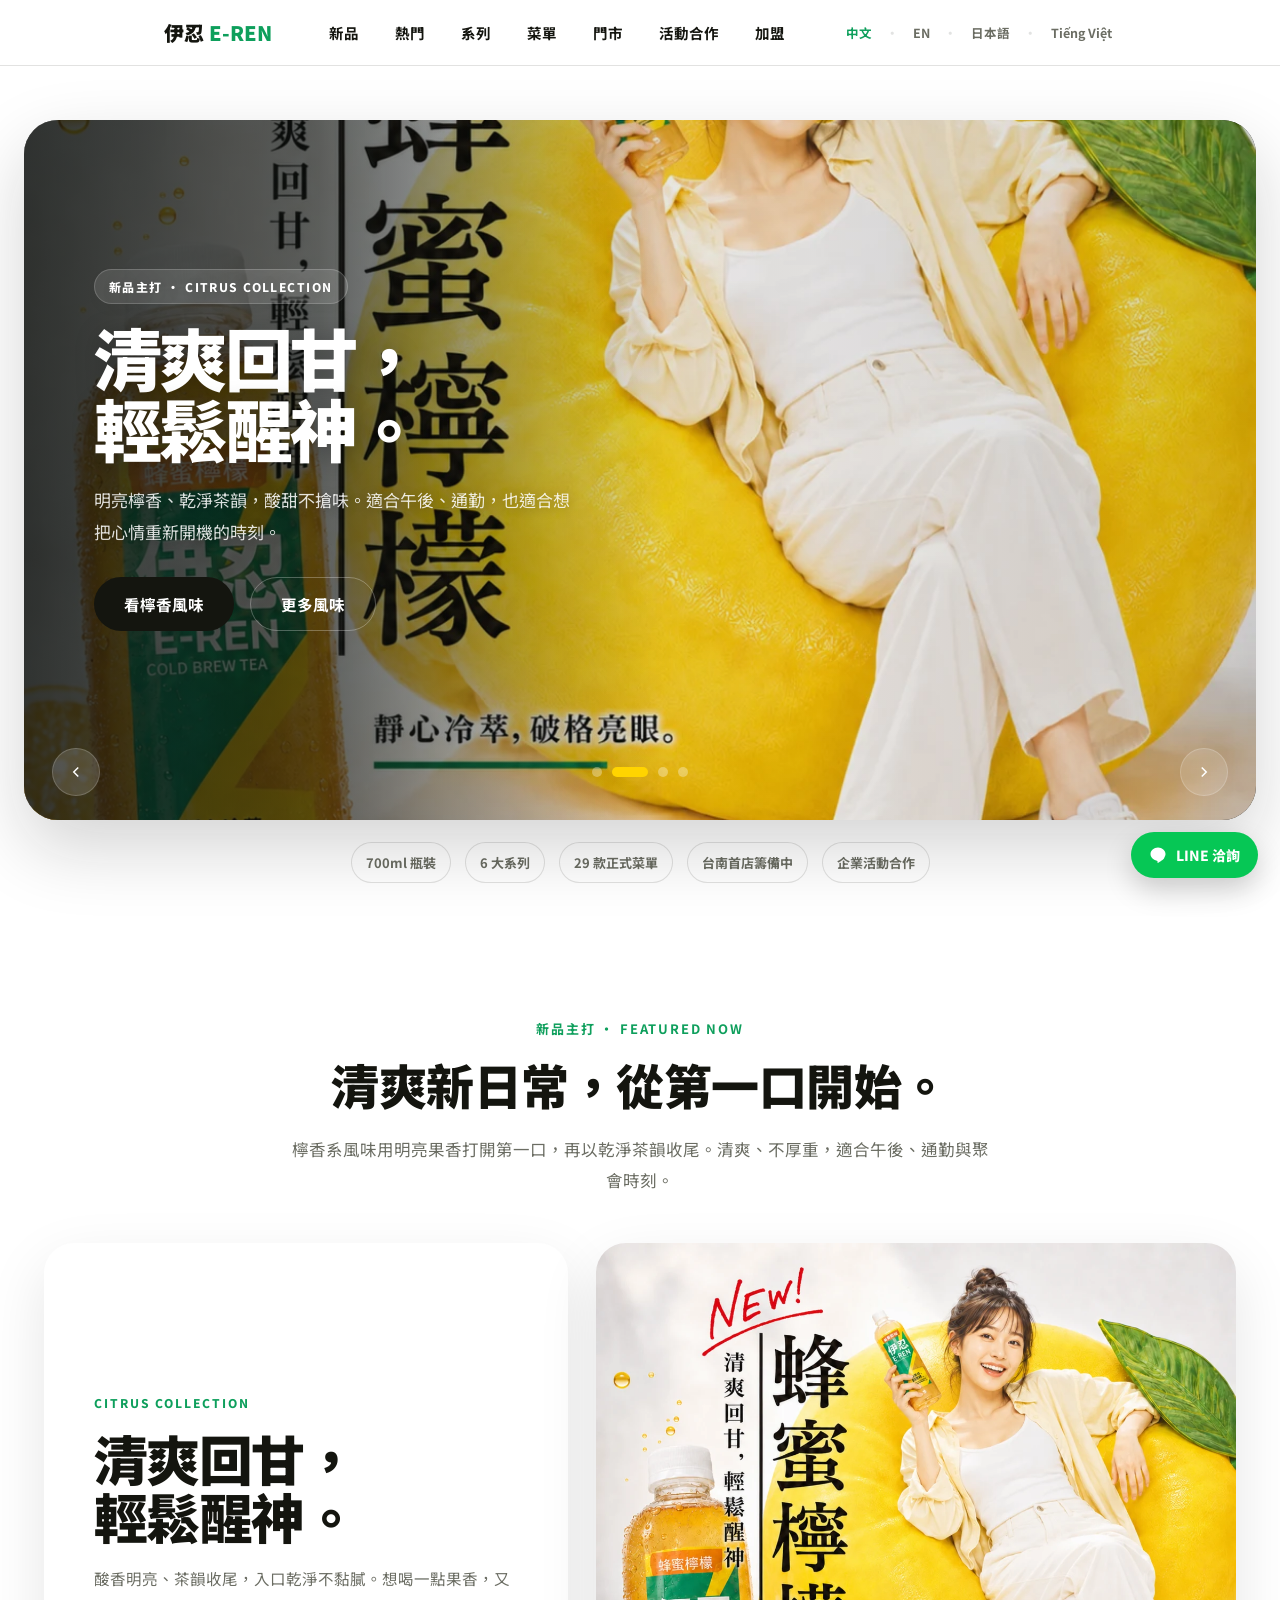
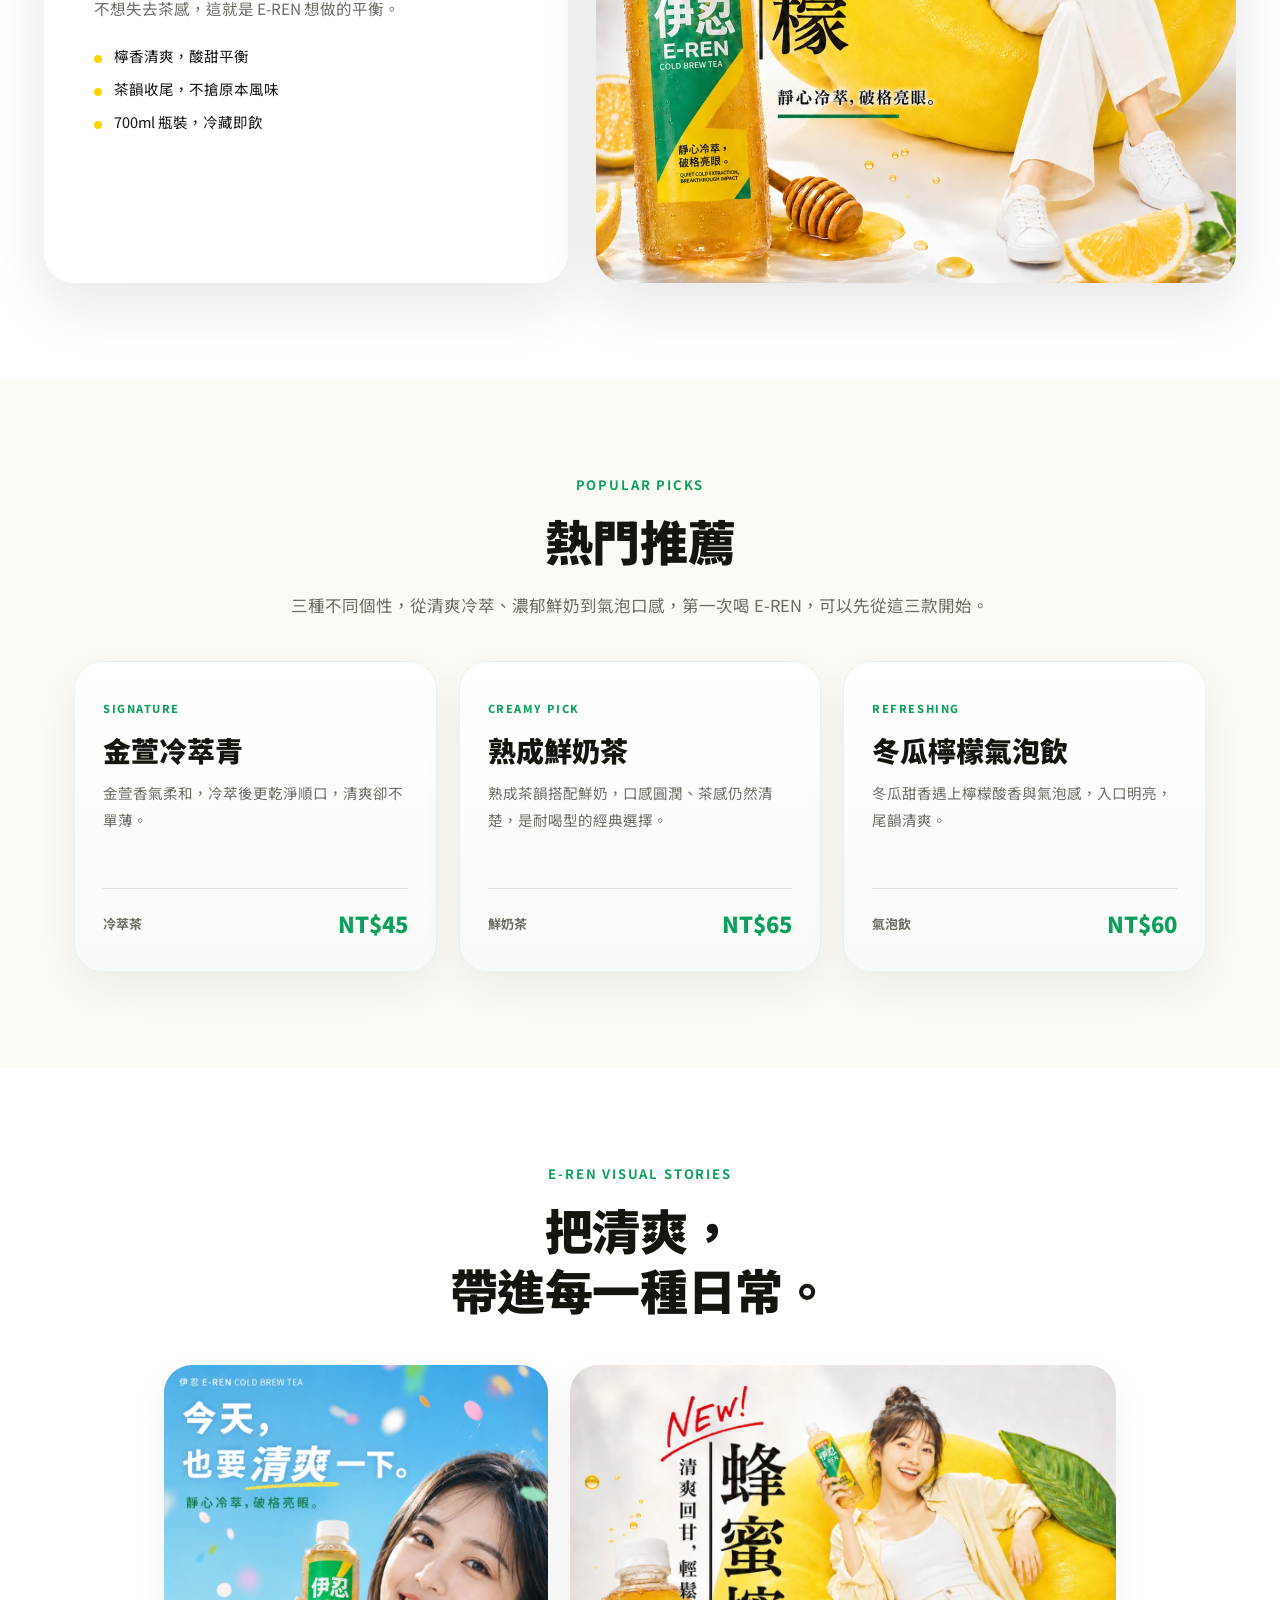
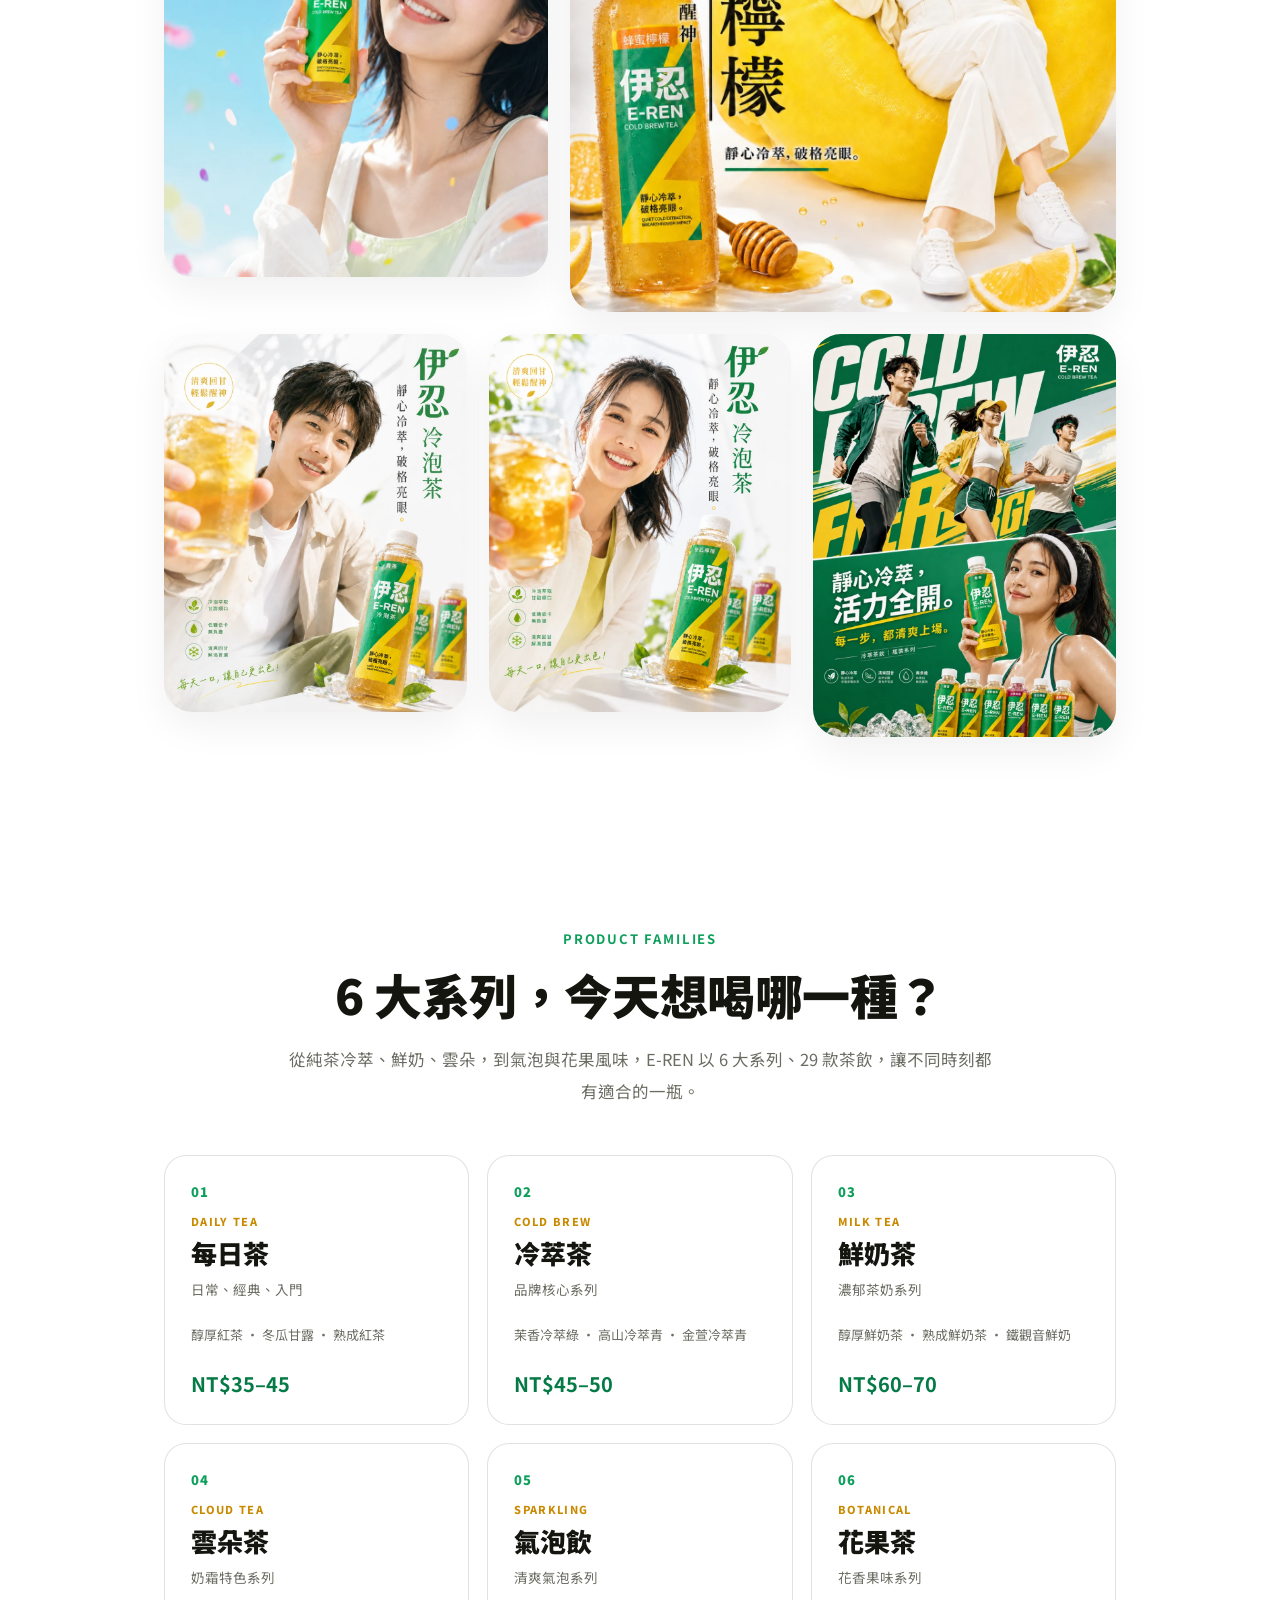
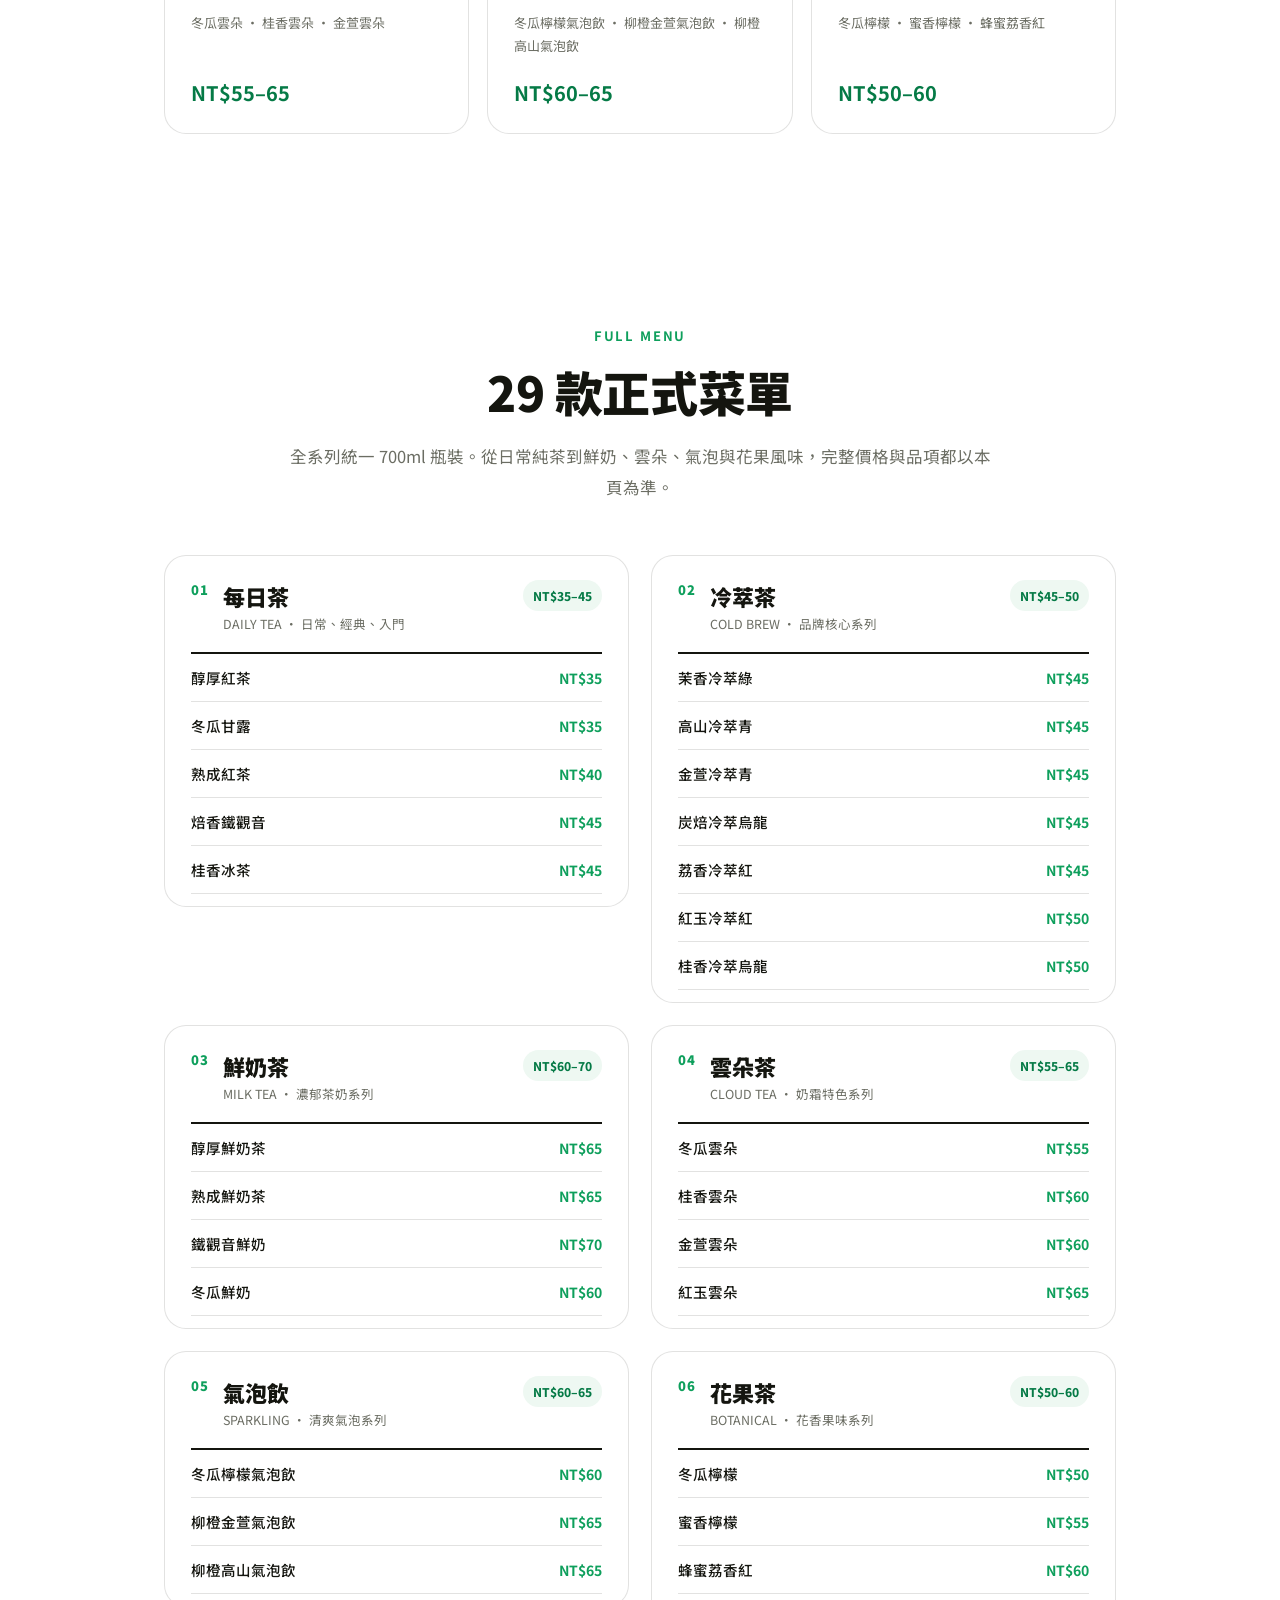
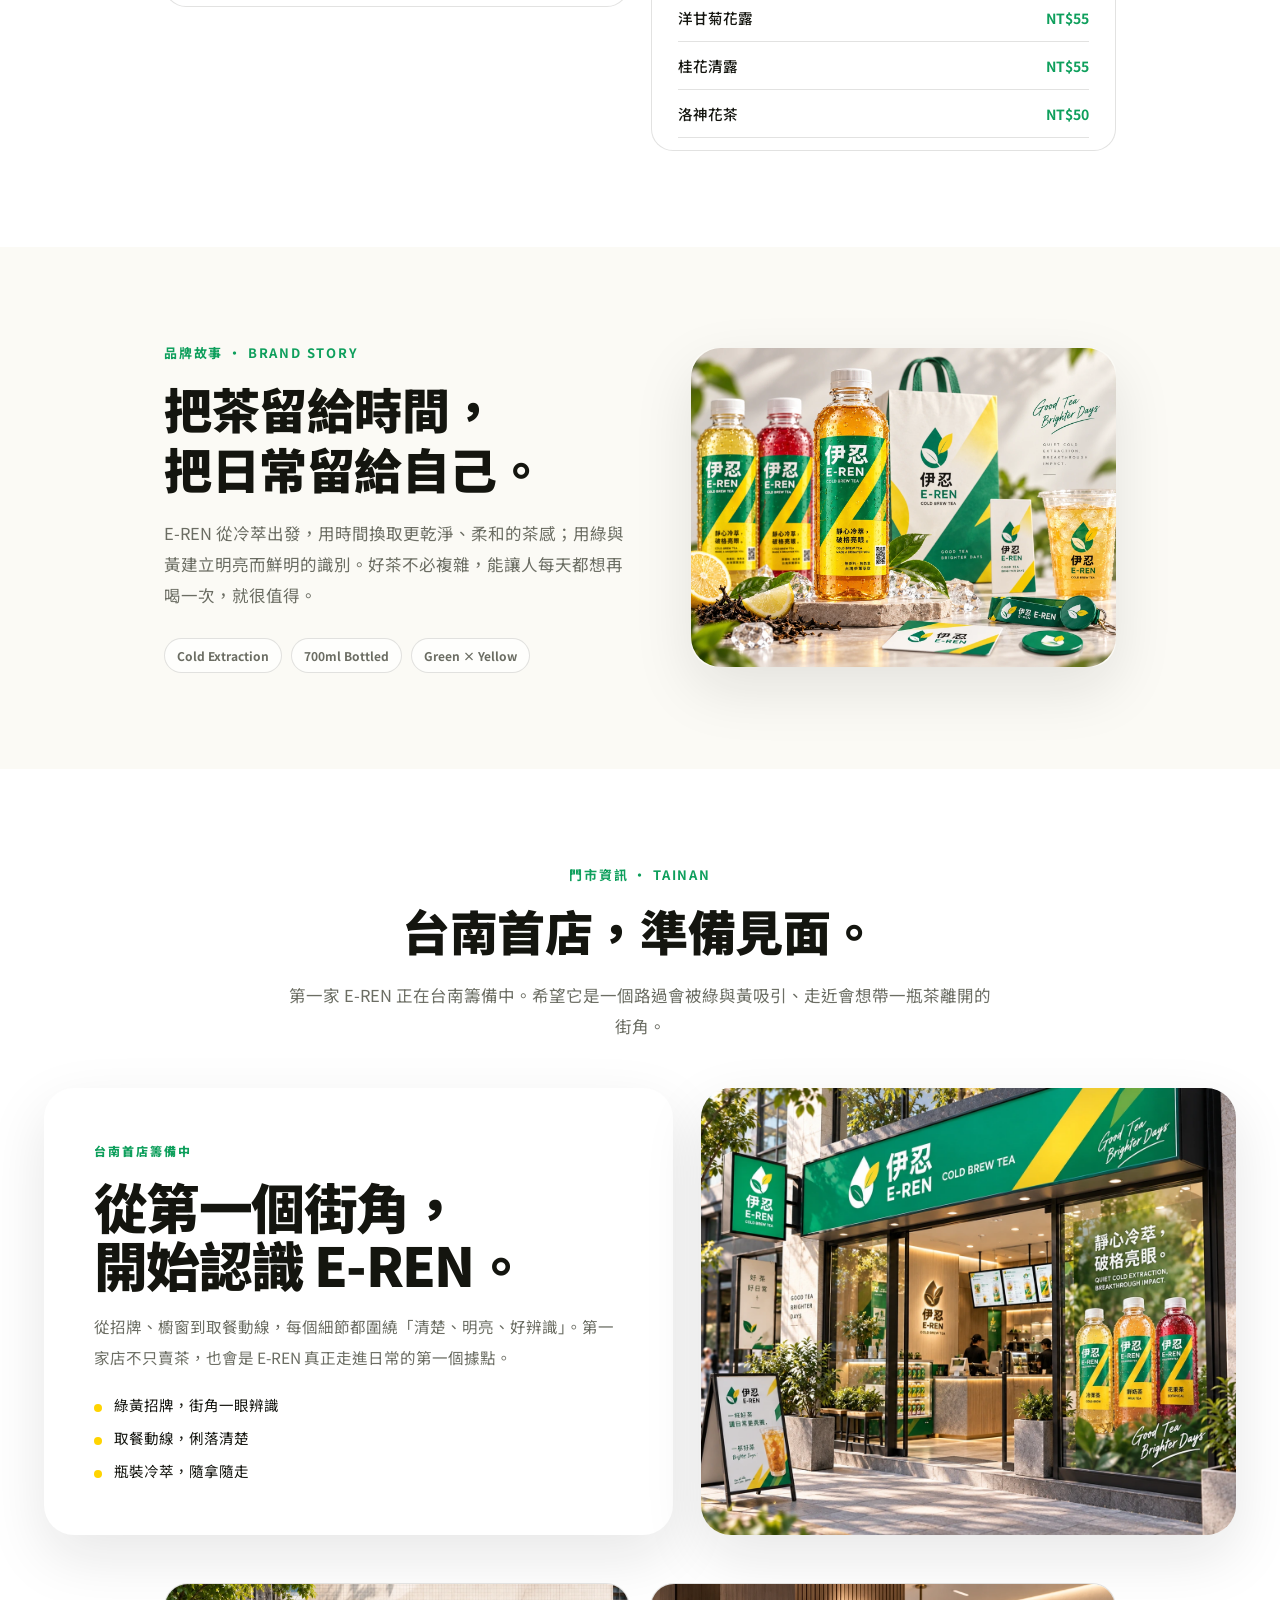
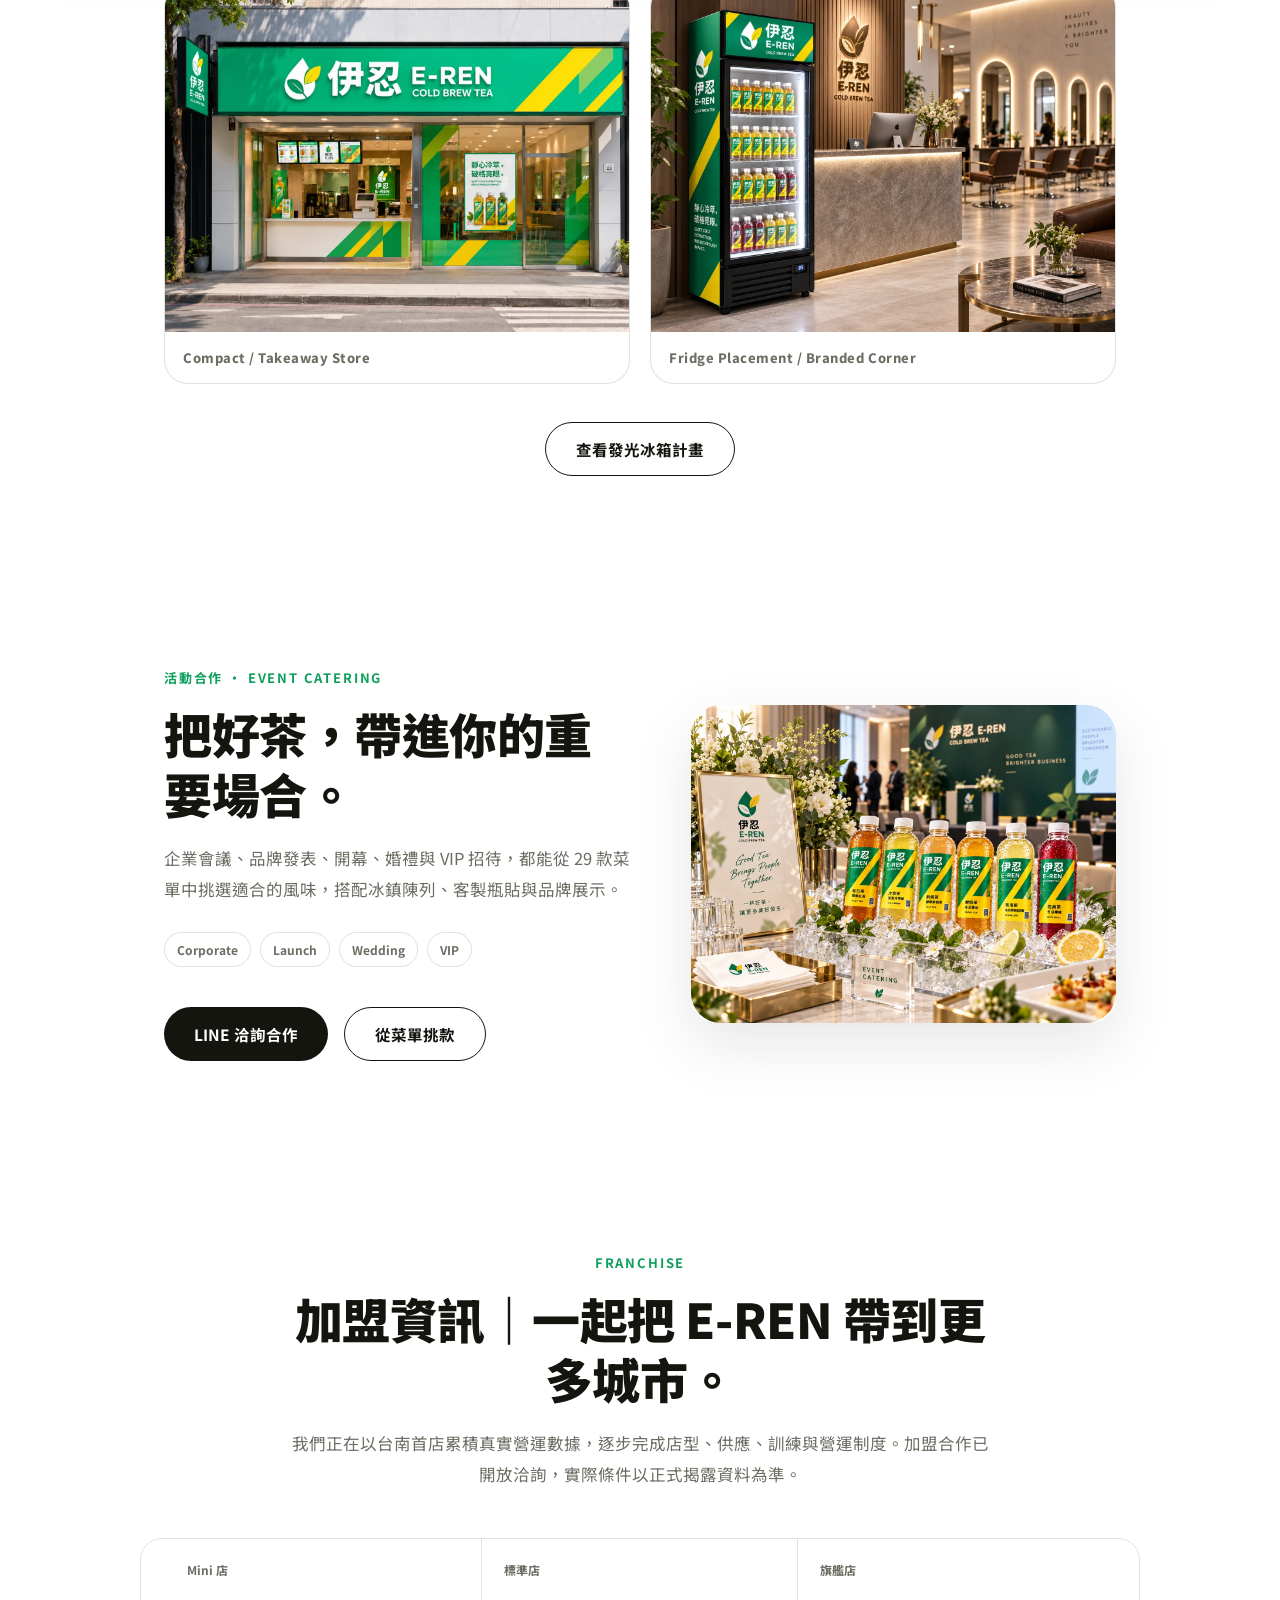
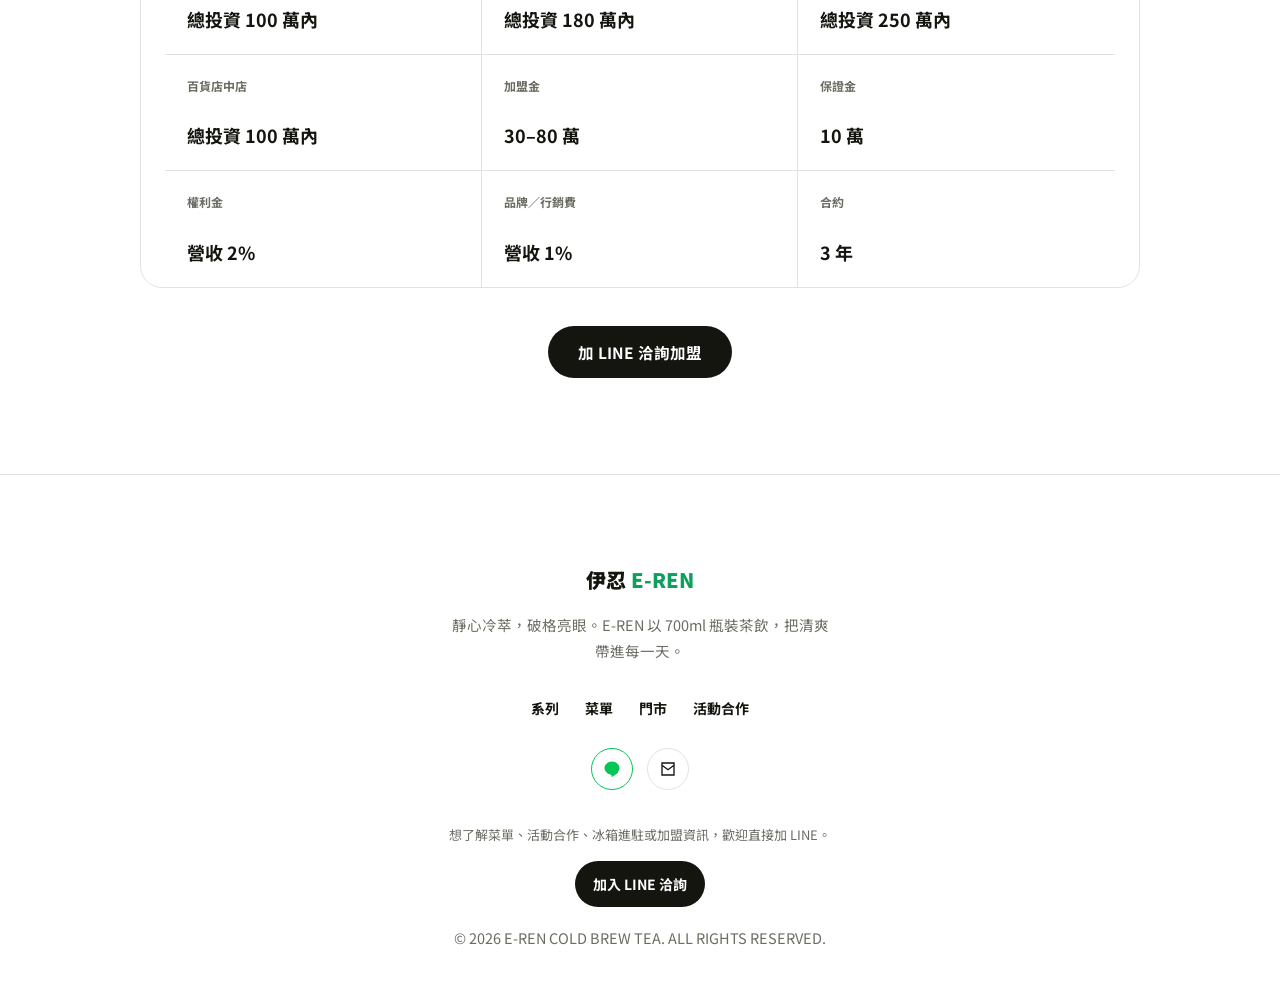
<file: index.html>
<!DOCTYPE html>
<html lang="zh-Hant">
<head>
<meta charset="UTF-8">
<meta name="viewport" content="width=device-width, initial-scale=1.0">
<meta name="theme-color" content="#0E9F5C">
<meta name="robots" content="index,follow,max-image-preview:large">
<title>伊忍 E-REN COLD BREW TEA｜正式上市・29款700ml瓶裝茶飲</title>
<meta name="description" content="伊忍 E-REN 正式上市。6 大系列、29 款 700ml 瓶裝茶飲，包含冷萃茶、每日茶、鮮奶茶、雲朵茶、氣泡飲與花果茶；台南首店籌備中，並提供企業活動與加盟合作洽詢。">
<meta property="og:title" content="伊忍 E-REN COLD BREW TEA｜正式上市">
<meta property="og:description" content="靜心冷萃，破格亮眼。E-REN 6 大系列、29 款 700ml 瓶裝茶飲正式上市。">
<meta property="og:type" content="website">
<meta property="og:image" content="images/updated/campaign-daily-eren.webp">
<link rel="icon" href="data:image/svg+xml,%3Csvg xmlns='http://www.w3.org/2000/svg' viewBox='0 0 100 100'%3E%3Ccircle cx='50' cy='50' r='48' fill='%230E9F5C'/%3E%3C/svg%3E">
<link rel="stylesheet" href="css/style.css">
</head>
<body>

<!-- ============ NAV ============ -->
<nav class="site-nav">
  <div class="nav-inner">
    <a href="#top" class="brand-4">伊忍 <span>E-REN</span></a>
    <ul class="nav-links-4">
      <li><a href="#launch">新品</a></li>
      <li><a href="#popular">熱門</a></li>
      <li><a href="#flavors">系列</a></li>
      <li><a href="#menu">菜單</a></li>
      <li><a href="#store">門市</a></li>
      <li><a href="#b2b">活動合作</a></li>
      <li><a href="#franchise">加盟</a></li>
    </ul>
    <div class="lang-switch">
      <a href="index.html" class="active">中文</a><span class="sep">·</span>
      <a href="en/index.html">EN</a><span class="sep">·</span>
      <a href="ja/index.html">日本語</a><span class="sep">·</span>
      <a href="vi/index.html">Tiếng Việt</a>
    </div>
    <button class="nav-toggle-4" aria-label="開啟選單" aria-expanded="false">
      <svg width="20" height="20" viewBox="0 0 24 24" fill="none" stroke="currentColor" stroke-width="2"><line x1="3" y1="7" x2="21" y2="7"/><line x1="3" y1="12" x2="21" y2="12"/><line x1="3" y1="17" x2="21" y2="17"/></svg>
    </button>
  </div>
  <div class="mobile-panel-4">
    <ul>
      <li><a href="#launch">新品主打</a></li>
      <li><a href="#popular">熱門推薦</a></li>
      <li><a href="#flavors">6 大系列</a></li>
      <li><a href="#menu">正式菜單</a></li>
      <li><a href="#store">門市資訊</a></li>
      <li><a href="#b2b">活動合作</a></li>
      <li><a href="#franchise">加盟資訊</a></li>
      <li><a href="fridge/index.html">冰箱計畫</a></li>
      <li class="mobile-lang-row"><div class="lang-switch">
        <a href="index.html" class="active">中文</a><span class="sep">·</span>
        <a href="en/index.html">EN</a><span class="sep">·</span>
        <a href="ja/index.html">日本語</a><span class="sep">·</span>
        <a href="vi/index.html">Tiếng Việt</a>
      </div></li>
    </ul>
  </div>
</nav>

<main id="top">

  <section class="hero-premium">
    <div class="hero-slider reveal-4" data-autoplay="true" data-interval="5200">
      <article class="hero-slide is-active">
        <div class="hero-slide-media"><img src="images/updated/campaign-daily-eren.webp" alt="E-REN 品牌上市主視覺" width="1672" height="941" decoding="async" fetchpriority="high"></div>
        <div class="hero-slide-overlay"></div>
        <div class="hero-slide-copy">
          <span class="slide-kicker">E-REN 正式上市</span>
          <h1><span class="line">靜心冷萃，</span><span class="line">破格亮眼。</span></h1>
          <p>靜心冷萃，破格亮眼。E-REN 以 6 大系列、29 款 700ml 瓶裝茶飲正式登場，讓純茶、鮮奶、雲朵、氣泡與花果風味，都成為日常裡更明亮的一瓶。</p>
          <div class="hero-4-actions left"><a href="#menu" class="btn btn-dark">查看正式菜單</a><a href="#store" class="btn btn-line">首店資訊</a></div>
        </div>
      </article>

      <article class="hero-slide">
        <div class="hero-slide-media"><img src="images/updated/campaign-honey-lemon-poster.webp" alt="E-REN 檸香主題廣告主視覺" width="1200" height="1200" decoding="async"></div>
        <div class="hero-slide-overlay"></div>
        <div class="hero-slide-copy">
          <span class="slide-kicker">新品主打 · CITRUS COLLECTION</span>
          <h2><span class="line">清爽回甘，</span><span class="line">輕鬆醒神。</span></h2>
          <p>明亮檸香、乾淨茶韻，酸甜不搶味。適合午後、通勤，也適合想把心情重新開機的時刻。</p>
          <div class="hero-4-actions left"><a href="#launch" class="btn btn-dark">看檸香風味</a><a href="#flavors" class="btn btn-line">更多風味</a></div>
        </div>
      </article>

      <article class="hero-slide">
        <div class="hero-slide-media"><img src="images/updated/storefront-flagship-eren.webp" alt="E-REN 台南首店門市形象" width="1448" height="1086" decoding="async"></div>
        <div class="hero-slide-overlay"></div>
        <div class="hero-slide-copy">
          <span class="slide-kicker">台南首店籌備中</span>
          <h2><span class="line">台南首店，</span><span class="line">準備見面。</span></h2>
          <p>第一家 E-REN 正在台南籌備中。綠與黃的街角招牌、700ml 瓶裝茶飲，以及更俐落的外帶體驗，很快見。</p>
          <div class="hero-4-actions left"><a href="#store" class="btn btn-dark">首店消息</a><a href="fridge/index.html" class="btn btn-line">冰箱計畫</a></div>
        </div>
      </article>

      <article class="hero-slide">
        <div class="hero-slide-media"><img src="images/updated/event-conference-eren.webp" alt="E-REN 企業活動飲品合作" width="1448" height="1086" decoding="async"></div>
        <div class="hero-slide-overlay"></div>
        <div class="hero-slide-copy">
          <span class="slide-kicker">活動合作 · EVENT CATERING</span>
          <h2><span class="line">把好茶，</span><span class="line">帶進重要相聚。</span></h2>
          <p>企業會議、品牌發表、開幕、婚禮與 VIP 招待，E-REN 提供瓶裝茶飲、冰鎮陳列與客製合作，讓飲品自然融入每一個重要場合。</p>
          <div class="hero-4-actions left"><a href="#b2b" class="btn btn-dark">活動合作方案</a><a href="https://line.me/ti/p/b4cw8g0Qvp" target="_blank" rel="noopener" class="btn btn-line">LINE 洽詢</a></div>
        </div>
      </article>

      <div class="hero-slider-ui">
        <button class="hero-arrow prev" type="button" aria-label="上一張">
          <svg width="18" height="18" viewBox="0 0 24 24" fill="none" stroke="currentColor" stroke-width="2"><path d="M15 18l-6-6 6-6"/></svg>
        </button>
        <div class="hero-dots" aria-label="Banner 分頁"></div>
        <button class="hero-arrow next" type="button" aria-label="下一張">
          <svg width="18" height="18" viewBox="0 0 24 24" fill="none" stroke="currentColor" stroke-width="2"><path d="M9 18l6-6-6-6"/></svg>
        </button>
      </div>
    </div>

    <div class="hero-meta col reveal-4">
      <span>700ml 瓶裝</span>
      <span>6 大系列</span>
      <span>29 款正式菜單</span>
      <span>台南首店籌備中</span>
      <span>企業活動合作</span>
    </div>
  </section>

  <section id="launch" class="section launch-premium">
    <div class="col reveal-4" style="text-align:center;">
      <span class="eyebrow">新品主打 · Featured Now</span>
      <h2 class="section-title">清爽新日常，從第一口開始。</h2>
      <p class="section-body">檸香系風味用明亮果香打開第一口，再以乾淨茶韻收尾。清爽、不厚重，適合午後、通勤與聚會時刻。</p>
    </div>
    <div class="feature-stage col-wide reveal-4">
      <div class="feature-stage-copy">
        <span class="feature-mini">CITRUS COLLECTION</span>
        <h3>清爽回甘，<br>輕鬆醒神。</h3>
        <p>酸香明亮、茶韻收尾，入口乾淨不黏膩。想喝一點果香，又不想失去茶感，這就是 E-REN 想做的平衡。</p>
        <ul class="feature-points">
          <li>檸香清爽，酸甜平衡</li>
          <li>茶韻收尾，不搶原本風味</li>
          <li>700ml 瓶裝，冷藏即飲</li>
        </ul>
      </div>
      <div class="feature-stage-media"><img src="images/updated/campaign-honey-lemon-poster.webp" alt="E-REN 檸香主題新品廣告" width="1200" height="1200" decoding="async" loading="lazy"></div>
    </div>
  </section>

  <section id="popular" class="section section-soft">
    <div class="col reveal-4" style="text-align:center;">
      <span class="eyebrow">Popular Picks</span>
      <h2 class="section-title">熱門推薦</h2>
      <p class="section-body">三種不同個性，從清爽冷萃、濃郁鮮奶到氣泡口感，第一次喝 E-REN，可以先從這三款開始。</p>
    </div>
    <div class="popular-grid col-wide reveal-4">
      <article class="popular-card">
        <span class="popular-tag">SIGNATURE</span>
        <h3>金萱冷萃青</h3>
        <p>金萱香氣柔和，冷萃後更乾淨順口，清爽卻不單薄。</p>
        <div class="popular-meta"><span>冷萃茶</span><strong>NT$45</strong></div>
      </article>
      <article class="popular-card">
        <span class="popular-tag">CREAMY PICK</span>
        <h3>熟成鮮奶茶</h3>
        <p>熟成茶韻搭配鮮奶，口感圓潤、茶感仍然清楚，是耐喝型的經典選擇。</p>
        <div class="popular-meta"><span>鮮奶茶</span><strong>NT$65</strong></div>
      </article>
      <article class="popular-card">
        <span class="popular-tag">REFRESHING</span>
        <h3>冬瓜檸檬氣泡飲</h3>
        <p>冬瓜甜香遇上檸檬酸香與氣泡感，入口明亮，尾韻清爽。</p>
        <div class="popular-meta"><span>氣泡飲</span><strong>NT$60</strong></div>
      </article>
    </div>
  </section>

  <section id="visual-stories" class="section visual-stories">
    <div class="col reveal-4" style="text-align:center;">
      <span class="eyebrow">E-REN Visual Stories</span>
      <h2 class="section-title">把清爽，<br>帶進每一種日常。</h2>
    </div>
    <div class="visual-story-grid col-wide reveal-4">
      <figure class="visual-story-card story-tall"><img src="images/updated/campaign-fresh-day-poster.webp" alt="E-REN 今天也要清爽一下廣告" decoding="async" loading="lazy"></figure>
      <figure class="visual-story-card story-square"><img src="images/updated/campaign-honey-lemon-poster.webp" alt="E-REN 檸香主題廣告" decoding="async" loading="lazy"></figure>
      <figure class="visual-story-card story-tall"><img src="images/updated/campaign-male-lifestyle-poster.webp" alt="E-REN 男性生活冷泡茶廣告" decoding="async" loading="lazy"></figure>
      <figure class="visual-story-card story-tall"><img src="images/updated/campaign-female-lifestyle-poster.webp" alt="E-REN 女性生活冷泡茶廣告" decoding="async" loading="lazy"></figure>
      <figure class="visual-story-card story-wide"><img src="images/updated/campaign-energy-poster.webp" alt="E-REN 冷萃茶活力廣告" decoding="async" loading="lazy"></figure>
    </div>
  </section>

  <section id="flavors" class="section product-family-premium">
    <div class="col reveal-4" style="text-align:center;">
      <span class="eyebrow">Product Families</span>
      <h2 class="section-title">6 大系列，今天想喝哪一種？</h2>
      <p class="section-body">從純茶冷萃、鮮奶、雲朵，到氣泡與花果風味，E-REN 以 6 大系列、29 款茶飲，讓不同時刻都有適合的一瓶。</p>
    </div>
    <div class="series-grid col-wide reveal-4"><article class="series-card"><span class="series-no">01</span><span class="series-en">DAILY TEA</span><h3>每日茶</h3><p>日常、經典、入門</p><div class="series-samples">醇厚紅茶 · 冬瓜甘露 · 熟成紅茶</div><strong>NT$35–45</strong></article><article class="series-card"><span class="series-no">02</span><span class="series-en">COLD BREW</span><h3>冷萃茶</h3><p>品牌核心系列</p><div class="series-samples">茉香冷萃綠 · 高山冷萃青 · 金萱冷萃青</div><strong>NT$45–50</strong></article><article class="series-card"><span class="series-no">03</span><span class="series-en">MILK TEA</span><h3>鮮奶茶</h3><p>濃郁茶奶系列</p><div class="series-samples">醇厚鮮奶茶 · 熟成鮮奶茶 · 鐵觀音鮮奶</div><strong>NT$60–70</strong></article><article class="series-card"><span class="series-no">04</span><span class="series-en">CLOUD TEA</span><h3>雲朵茶</h3><p>奶霜特色系列</p><div class="series-samples">冬瓜雲朵 · 桂香雲朵 · 金萱雲朵</div><strong>NT$55–65</strong></article><article class="series-card"><span class="series-no">05</span><span class="series-en">SPARKLING</span><h3>氣泡飲</h3><p>清爽氣泡系列</p><div class="series-samples">冬瓜檸檬氣泡飲 · 柳橙金萱氣泡飲 · 柳橙高山氣泡飲</div><strong>NT$60–65</strong></article><article class="series-card"><span class="series-no">06</span><span class="series-en">BOTANICAL</span><h3>花果茶</h3><p>花香果味系列</p><div class="series-samples">冬瓜檸檬 · 蜜香檸檬 · 蜂蜜荔香紅</div><strong>NT$50–60</strong></article></div>
  </section>

  <section id="menu" class="section">
    <div class="col reveal-4" style="text-align:center;"><span class="eyebrow">Full Menu</span><h2 class="section-title">29 款正式菜單</h2><p class="section-body">全系列統一 700ml 瓶裝。從日常純茶到鮮奶、雲朵、氣泡與花果風味，完整價格與品項都以本頁為準。</p></div>
    <div class="menu-grid-modern col-wide reveal-4"><article class="menu-card-modern"><div class="menu-card-top"><span class="series-no">01</span><div><h3>每日茶</h3><p>DAILY TEA · 日常、經典、入門</p></div><span class="series-range">NT$35–45</span></div><div class="menu-row-4"><span class="name">醇厚紅茶</span><span class="price">NT$35</span></div><div class="menu-row-4"><span class="name">冬瓜甘露</span><span class="price">NT$35</span></div><div class="menu-row-4"><span class="name">熟成紅茶</span><span class="price">NT$40</span></div><div class="menu-row-4"><span class="name">焙香鐵觀音</span><span class="price">NT$45</span></div><div class="menu-row-4"><span class="name">桂香冰茶</span><span class="price">NT$45</span></div></article><article class="menu-card-modern"><div class="menu-card-top"><span class="series-no">02</span><div><h3>冷萃茶</h3><p>COLD BREW · 品牌核心系列</p></div><span class="series-range">NT$45–50</span></div><div class="menu-row-4"><span class="name">茉香冷萃綠</span><span class="price">NT$45</span></div><div class="menu-row-4"><span class="name">高山冷萃青</span><span class="price">NT$45</span></div><div class="menu-row-4"><span class="name">金萱冷萃青</span><span class="price">NT$45</span></div><div class="menu-row-4"><span class="name">炭焙冷萃烏龍</span><span class="price">NT$45</span></div><div class="menu-row-4"><span class="name">荔香冷萃紅</span><span class="price">NT$45</span></div><div class="menu-row-4"><span class="name">紅玉冷萃紅</span><span class="price">NT$50</span></div><div class="menu-row-4"><span class="name">桂香冷萃烏龍</span><span class="price">NT$50</span></div></article><article class="menu-card-modern"><div class="menu-card-top"><span class="series-no">03</span><div><h3>鮮奶茶</h3><p>MILK TEA · 濃郁茶奶系列</p></div><span class="series-range">NT$60–70</span></div><div class="menu-row-4"><span class="name">醇厚鮮奶茶</span><span class="price">NT$65</span></div><div class="menu-row-4"><span class="name">熟成鮮奶茶</span><span class="price">NT$65</span></div><div class="menu-row-4"><span class="name">鐵觀音鮮奶</span><span class="price">NT$70</span></div><div class="menu-row-4"><span class="name">冬瓜鮮奶</span><span class="price">NT$60</span></div></article><article class="menu-card-modern"><div class="menu-card-top"><span class="series-no">04</span><div><h3>雲朵茶</h3><p>CLOUD TEA · 奶霜特色系列</p></div><span class="series-range">NT$55–65</span></div><div class="menu-row-4"><span class="name">冬瓜雲朵</span><span class="price">NT$55</span></div><div class="menu-row-4"><span class="name">桂香雲朵</span><span class="price">NT$60</span></div><div class="menu-row-4"><span class="name">金萱雲朵</span><span class="price">NT$60</span></div><div class="menu-row-4"><span class="name">紅玉雲朵</span><span class="price">NT$65</span></div></article><article class="menu-card-modern"><div class="menu-card-top"><span class="series-no">05</span><div><h3>氣泡飲</h3><p>SPARKLING · 清爽氣泡系列</p></div><span class="series-range">NT$60–65</span></div><div class="menu-row-4"><span class="name">冬瓜檸檬氣泡飲</span><span class="price">NT$60</span></div><div class="menu-row-4"><span class="name">柳橙金萱氣泡飲</span><span class="price">NT$65</span></div><div class="menu-row-4"><span class="name">柳橙高山氣泡飲</span><span class="price">NT$65</span></div></article><article class="menu-card-modern"><div class="menu-card-top"><span class="series-no">06</span><div><h3>花果茶</h3><p>BOTANICAL · 花香果味系列</p></div><span class="series-range">NT$50–60</span></div><div class="menu-row-4"><span class="name">冬瓜檸檬</span><span class="price">NT$50</span></div><div class="menu-row-4"><span class="name">蜜香檸檬</span><span class="price">NT$55</span></div><div class="menu-row-4"><span class="name">蜂蜜荔香紅</span><span class="price">NT$60</span></div><div class="menu-row-4"><span class="name">洋甘菊花露</span><span class="price">NT$55</span></div><div class="menu-row-4"><span class="name">桂花清露</span><span class="price">NT$55</span></div><div class="menu-row-4"><span class="name">洛神花茶</span><span class="price">NT$50</span></div></article></div>
  </section>

  <section id="story" class="section story-premium section-soft">
    <div class="split-modern col-wide reveal-4">
      <div class="split-copy"><span class="eyebrow">品牌故事 · Brand Story</span><h2 class="section-title">把茶留給時間，<br>把日常留給自己。</h2><p class="section-body">E-REN 從冷萃出發，用時間換取更乾淨、柔和的茶感；用綠與黃建立明亮而鮮明的識別。好茶不必複雜，能讓人每天都想再喝一次，就很值得。</p><div class="mini-specs"><span>Cold Extraction</span><span>700ml Bottled</span><span>Green × Yellow</span></div></div>
      <div class="split-media"><img src="images/updated/package-lifestyle-eren.webp" alt="E-REN 包裝與品牌延伸陳列" width="1448" height="1086" decoding="async" loading="lazy"></div>
    </div>
  </section>

  <section id="store" class="section store-opening-premium">
    <div class="col reveal-4" style="text-align:center;">
      <span class="eyebrow">門市資訊 · Tainan</span>
      <h2 class="section-title">台南首店，準備見面。</h2>
      <p class="section-body">第一家 E-REN 正在台南籌備中。希望它是一個路過會被綠與黃吸引、走近會想帶一瓶茶離開的街角。</p>
    </div>
    <div class="feature-stage col-wide reveal-4 reverse">
      <div class="feature-stage-copy">
        <span class="feature-mini">台南首店籌備中</span>
        <h3>從第一個街角，<br>開始認識 E-REN。</h3>
        <p>從招牌、櫥窗到取餐動線，每個細節都圍繞「清楚、明亮、好辨識」。第一家店不只賣茶，也會是 E-REN 真正走進日常的第一個據點。</p>
        <ul class="feature-points">
          <li>綠黃招牌，街角一眼辨識</li>
          <li>取餐動線，俐落清楚</li>
          <li>瓶裝冷萃，隨拿隨走</li>
        </ul>
      </div>
      <div class="feature-stage-media"><img src="images/updated/storefront-flagship-eren.webp" alt="E-REN 台南首店示意" width="1448" height="1086" decoding="async" loading="lazy"></div>
    </div>
    <div class="store-grid col-wide reveal-4"><figure><img src="images/updated/storefront-eren.webp" alt="E-REN 小坪數店型" width="1448" height="1086" decoding="async" loading="lazy"><figcaption>Compact / Takeaway Store</figcaption></figure><figure><img src="images/updated/fridge-eren.webp" alt="E-REN 冰箱駐點示意" width="1448" height="1086" decoding="async" loading="lazy"><figcaption>Fridge Placement / Branded Corner</figcaption></figure></div>
    <div class="center-actions"><a href="fridge/index.html" class="btn btn-line">查看發光冰箱計畫</a></div>
  </section>

  <section id="b2b" class="section b2b-premium">
    <div class="split-modern col-wide reveal-4"><div class="split-copy"><span class="eyebrow">活動合作 · Event Catering</span><h2 class="section-title">把好茶，帶進你的重要場合。</h2><p class="section-body">企業會議、品牌發表、開幕、婚禮與 VIP 招待，都能從 29 款菜單中挑選適合的風味，搭配冰鎮陳列、客製瓶貼與品牌展示。</p><div class="mini-specs"><span>Corporate</span><span>Launch</span><span>Wedding</span><span>VIP</span></div><div class="hero-4-actions left"><a href="https://line.me/ti/p/b4cw8g0Qvp" target="_blank" rel="noopener" class="btn btn-dark">LINE 洽詢合作</a><a href="#menu" class="btn btn-line">從菜單挑款</a></div></div><div class="split-media"><img src="images/updated/event-conference-eren.webp" alt="E-REN 企業活動飲品陳列" width="1448" height="1086" decoding="async" loading="lazy"></div></div>
  </section>

  <section id="franchise" class="section">
    <div class="col reveal-4" style="text-align:center;"><span class="eyebrow">Franchise</span><h2 class="section-title">加盟資訊｜一起把 E-REN 帶到更多城市。</h2><p class="section-body">我們正在以台南首店累積真實營運數據，逐步完成店型、供應、訓練與營運制度。加盟合作已開放洽詢，實際條件以正式揭露資料為準。</p></div>
    <div class="franchise-grid col-wide reveal-4"><div class="fr-stat"><span>Mini 店</span><strong>總投資 100 萬內</strong></div><div class="fr-stat"><span>標準店</span><strong>總投資 180 萬內</strong></div><div class="fr-stat"><span>旗艦店</span><strong>總投資 250 萬內</strong></div><div class="fr-stat"><span>百貨店中店</span><strong>總投資 100 萬內</strong></div><div class="fr-stat"><span>加盟金</span><strong>30–80 萬</strong></div><div class="fr-stat"><span>保證金</span><strong>10 萬</strong></div><div class="fr-stat"><span>權利金</span><strong>營收 2%</strong></div><div class="fr-stat"><span>品牌／行銷費</span><strong>營收 1%</strong></div><div class="fr-stat"><span>合約</span><strong>3 年</strong></div></div>
    <div class="center-actions"><a href="https://line.me/ti/p/b4cw8g0Qvp" target="_blank" rel="noopener" class="btn btn-dark">加 LINE 洽詢加盟</a></div>
  </section>
</main>

<!-- ============ FOOTER ============ -->
<footer class="footer-4">
  <div class="col">
    <span class="brand-4">伊忍 <span>E-REN</span></span>
    <p>靜心冷萃，破格亮眼。E-REN 以 700ml 瓶裝茶飲，把清爽帶進每一天。</p>

    <div class="footer-4-links">
      <a href="#flavors">系列</a>
      <a href="#menu">菜單</a>
      <a href="#store">門市</a>
      <a href="#b2b">活動合作</a>
    </div>
    <div class="footer-4-social">
      <a href="https://line.me/ti/p/b4cw8g0Qvp" target="_blank" rel="noopener" aria-label="LINE" style="color:#06C755; border-color:#06C755;">
        <svg width="18" height="18" viewBox="0 0 24 24" fill="currentColor"><path d="M12 2C6.48 2 2 5.94 2 10.8c0 4.36 3.58 8.01 8.42 8.72.33.07.77.22.88.5.1.26.07.66.03.92l-.14.86c-.04.26-.2 1 .87.55 1.08-.46 5.8-3.42 7.92-5.85C21.24 14.1 22 12.53 22 10.8 22 5.94 17.52 2 12 2Z"/></svg>
      </a>
      <a href="mailto:d721104@gmail.com" aria-label="Email">
        <svg width="18" height="18" viewBox="0 0 24 24" fill="none" stroke="currentColor" stroke-width="1.8"><path d="M4 4h16v16H4z"/><path d="m4 7 8 6 8-6"/></svg>
      </a>
    </div>
<div class="newsletter-4" id="newsletter-form-4"><span>想了解菜單、活動合作、冰箱進駐或加盟資訊，歡迎直接加 LINE。</span><a href="https://line.me/ti/p/b4cw8g0Qvp" target="_blank" rel="noopener">加入 LINE 洽詢</a></div>

    <p class="footer-4-bottom">&copy; 2026 E-REN COLD BREW TEA. ALL RIGHTS RESERVED.</p>
  </div>
</footer>

<script src="js/main.js"></script>

<a class="floating-line" href="https://line.me/ti/p/b4cw8g0Qvp" target="_blank" rel="noopener" aria-label="LINE 洽詢">
  <svg width="18" height="18" viewBox="0 0 24 24" fill="currentColor" aria-hidden="true"><path d="M12 2C6.48 2 2 5.94 2 10.8c0 4.36 3.58 8.01 8.42 8.72.33.07.77.22.88.5.1.26.07.66.03.92l-.14.86c-.04.26-.2 1 .87.55 1.08-.46 5.8-3.42 7.92-5.85C21.24 14.1 22 12.53 22 10.8 22 5.94 17.52 2 12 2Z"/></svg>
  <span>LINE 洽詢</span>
</a>

</body>
</html>
</file>
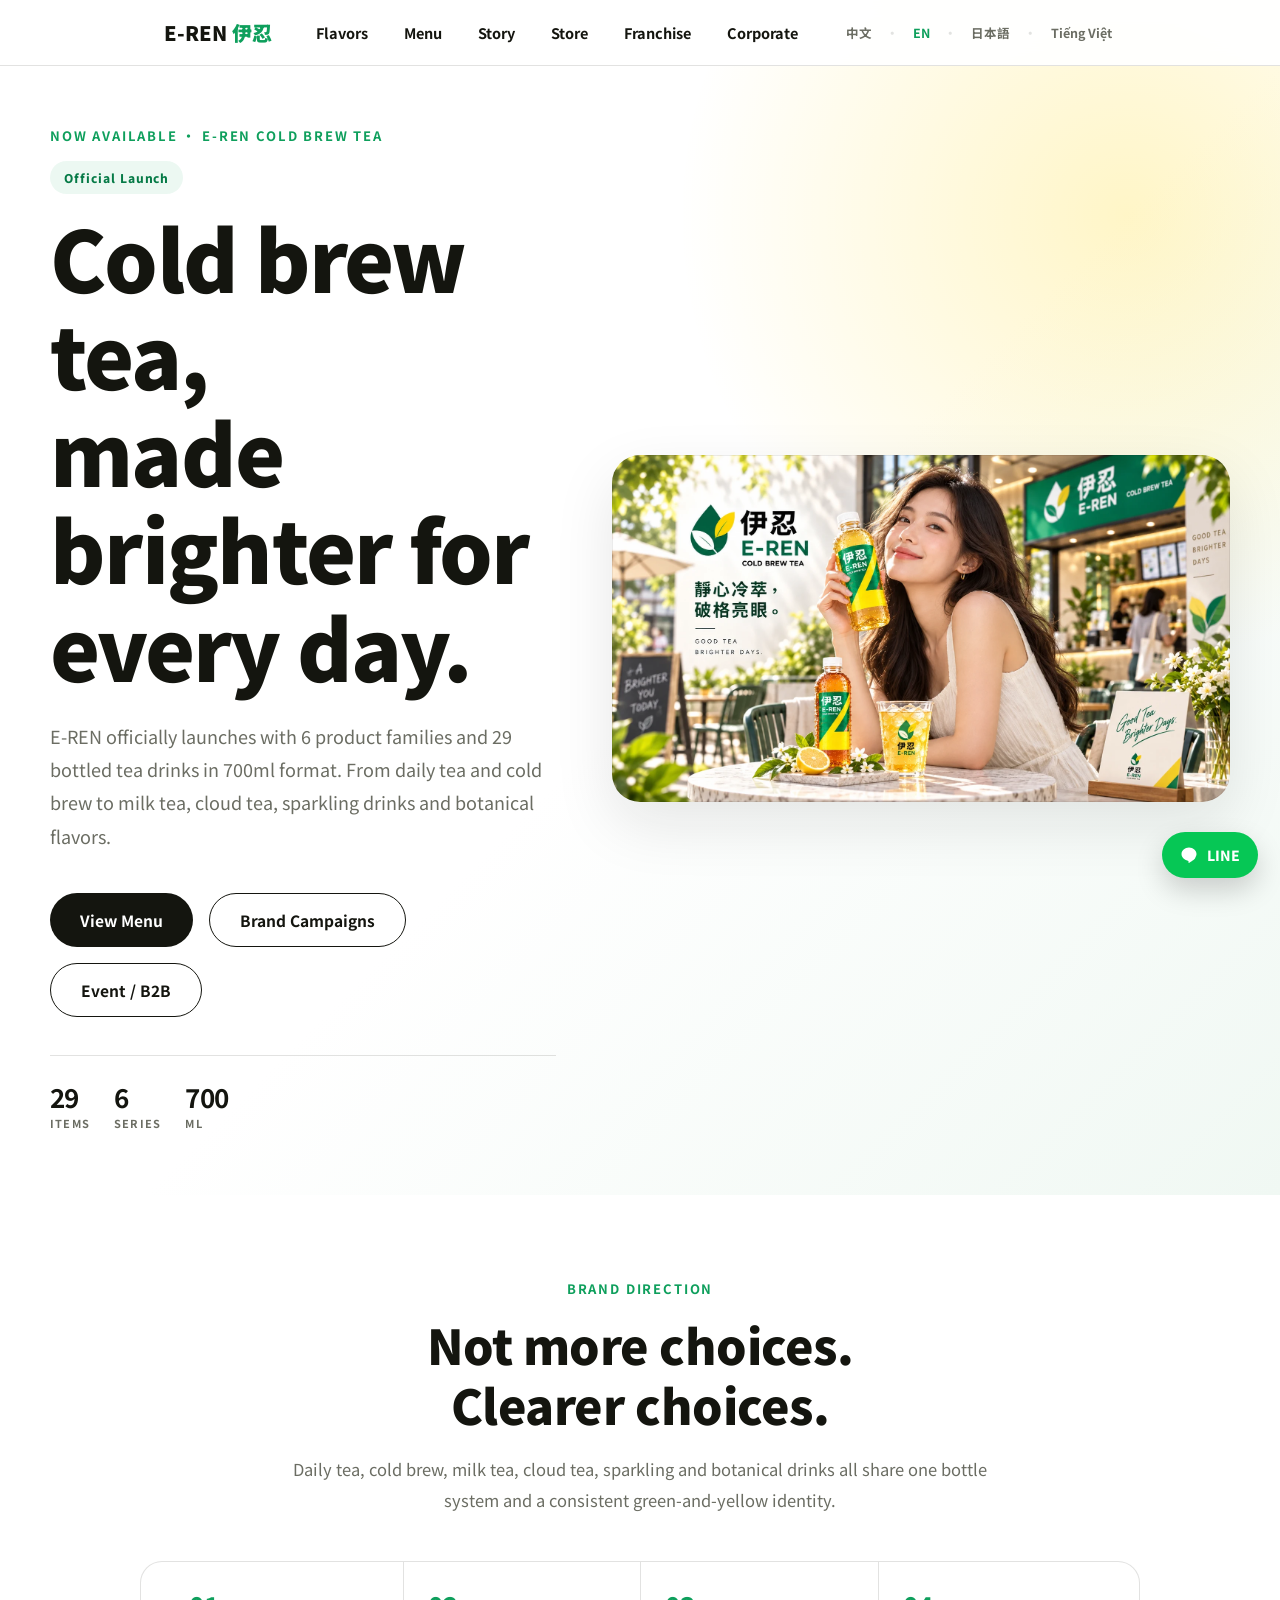
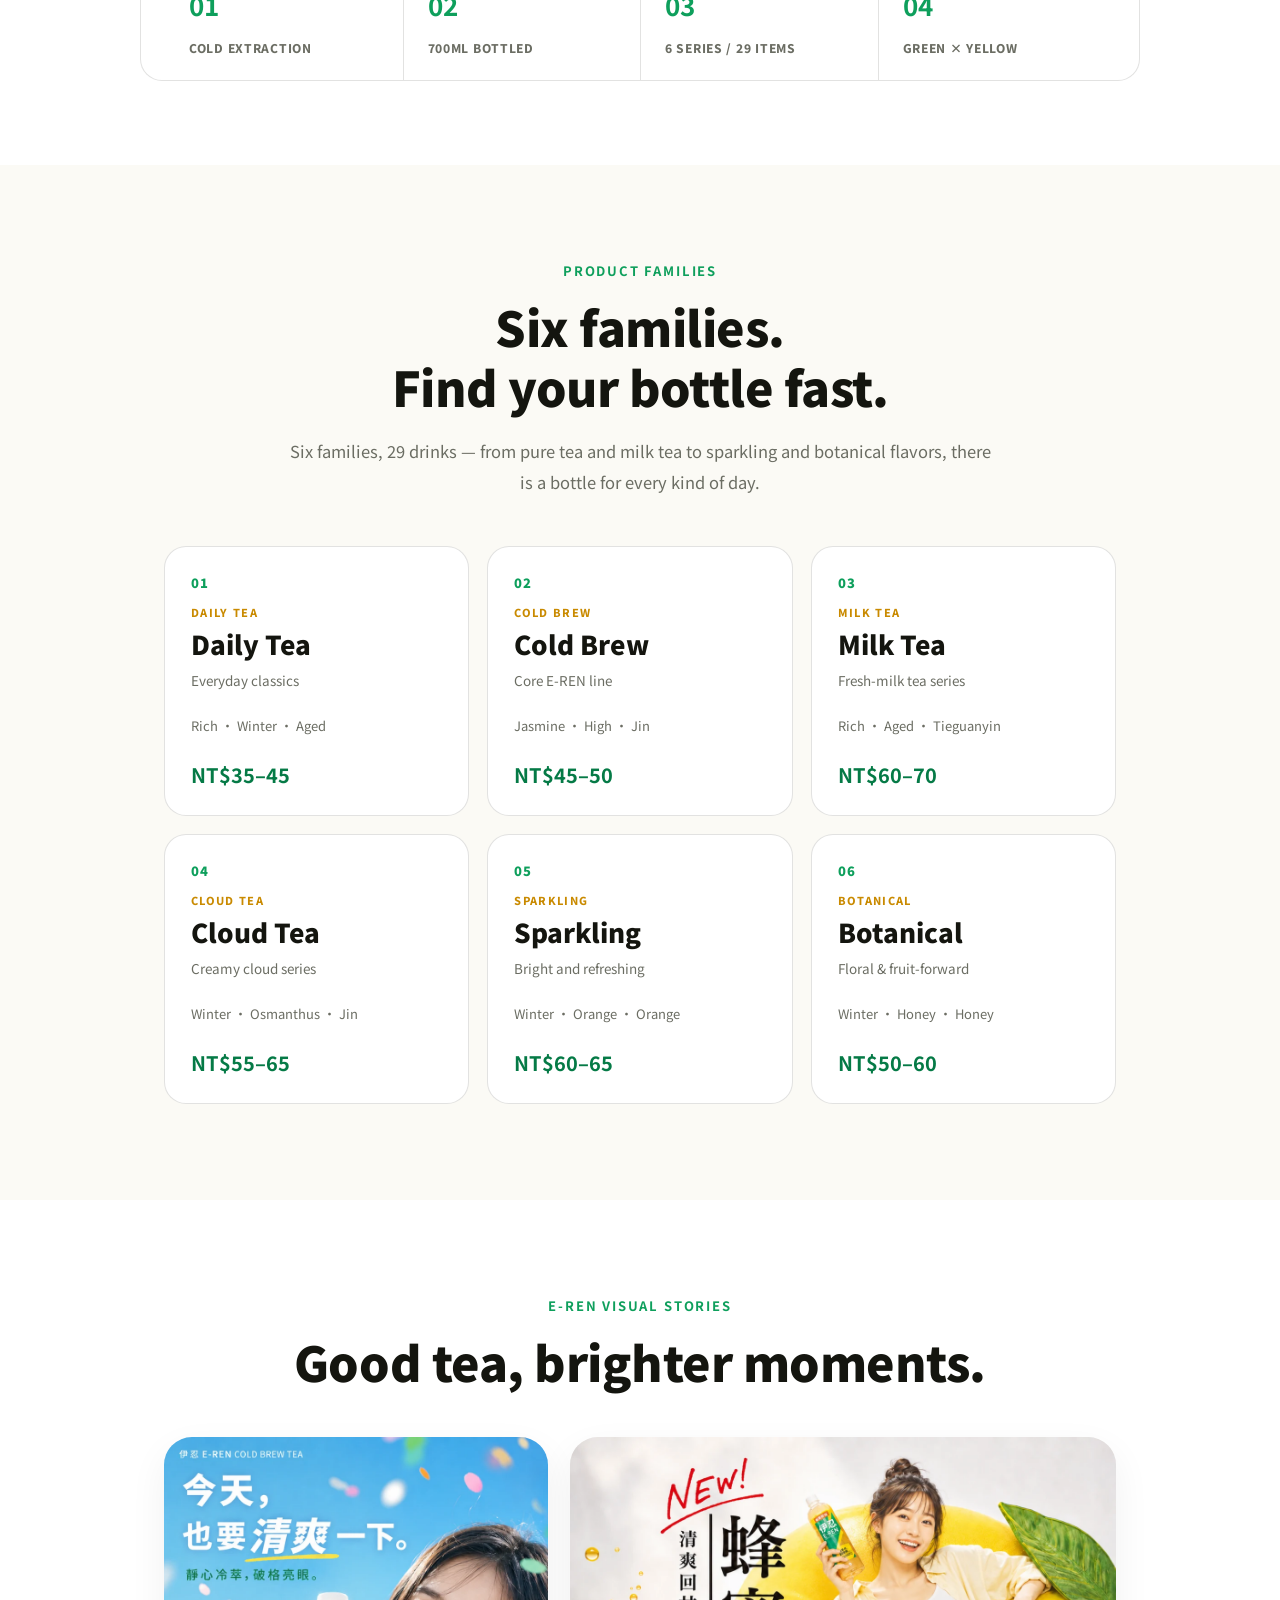
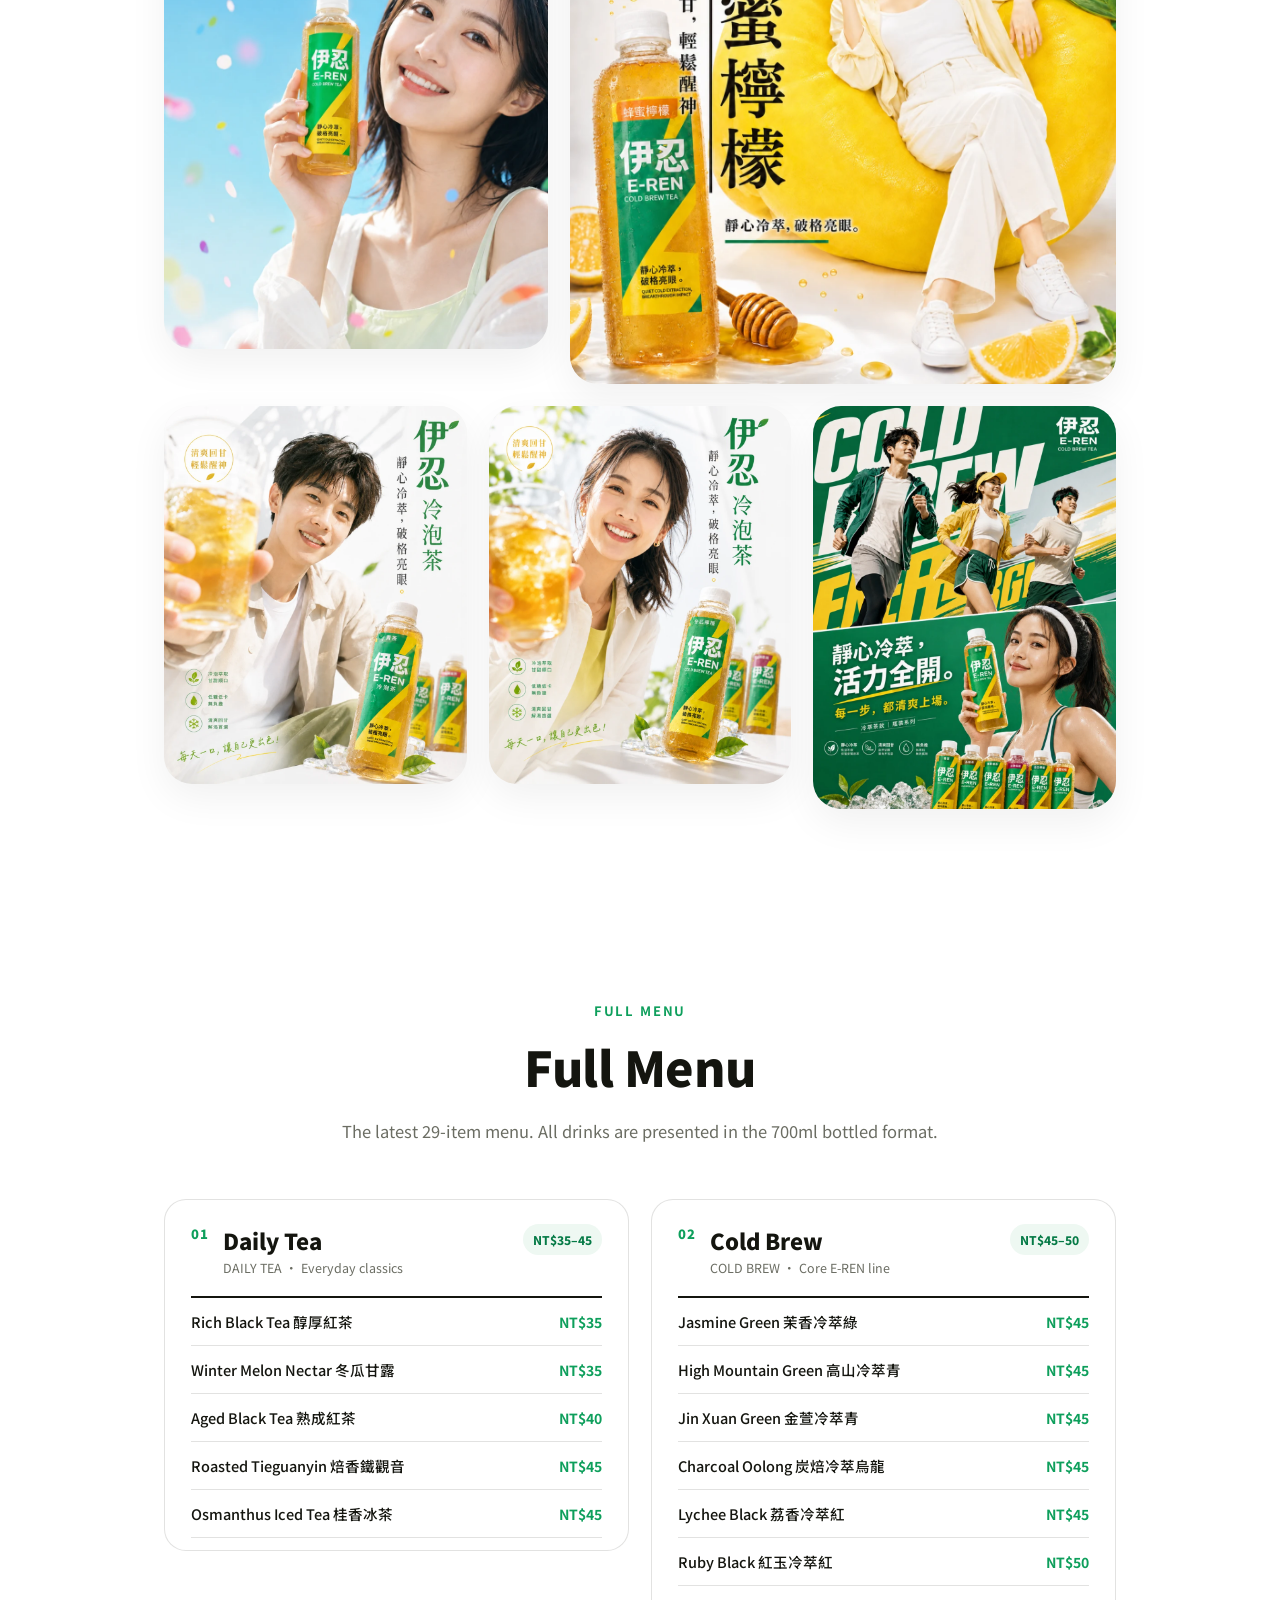
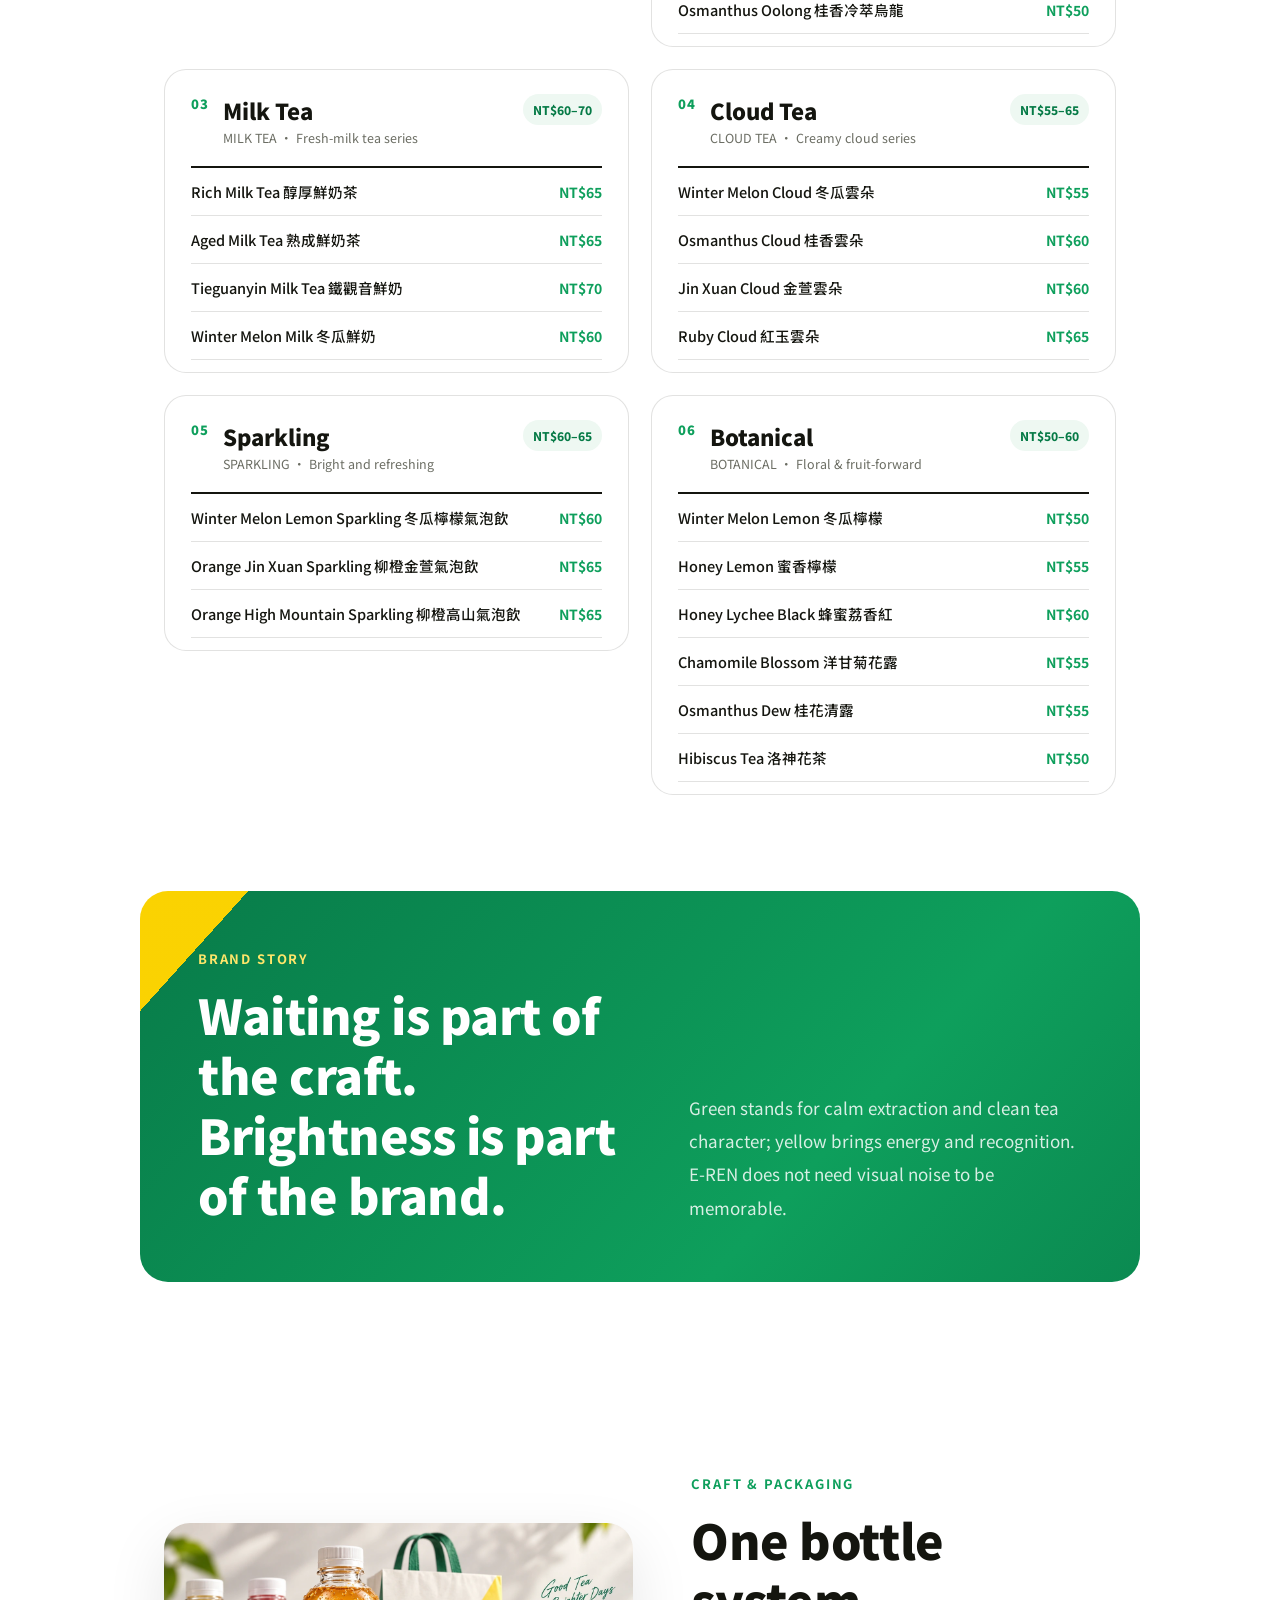
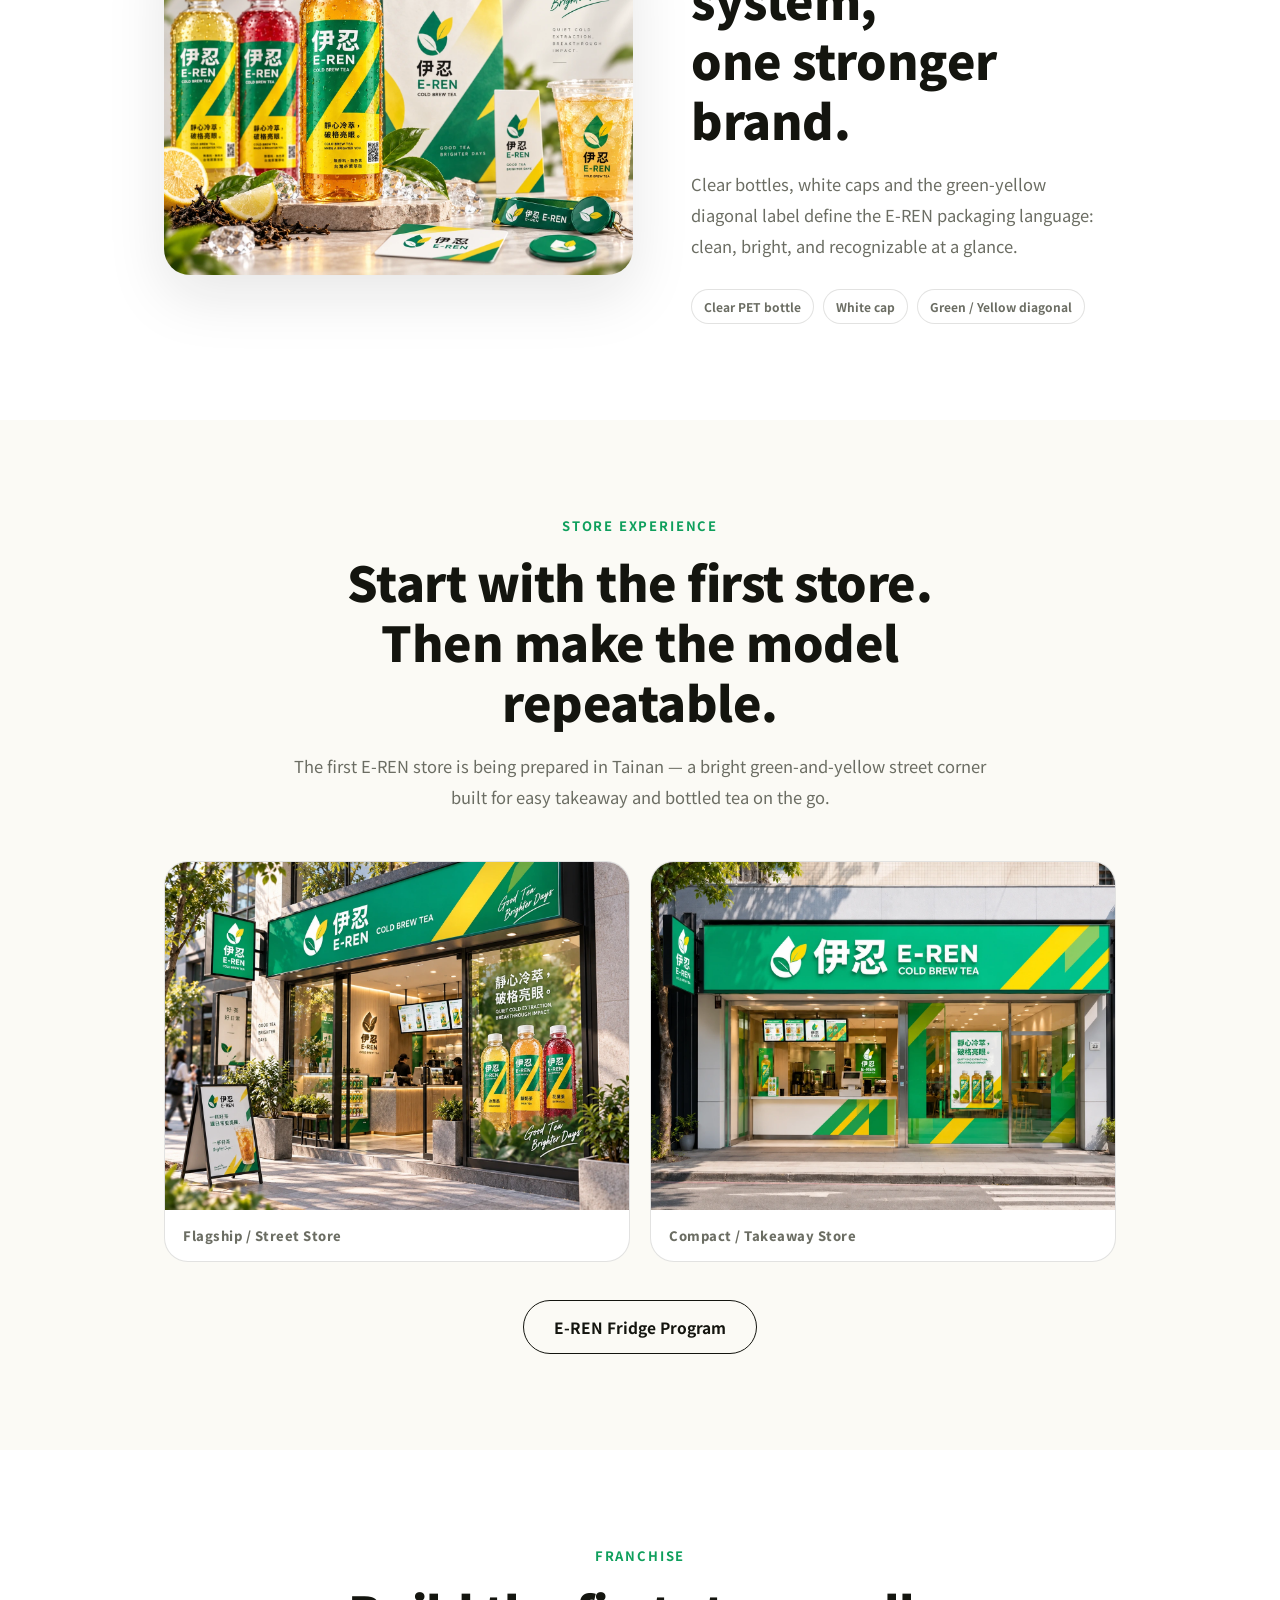
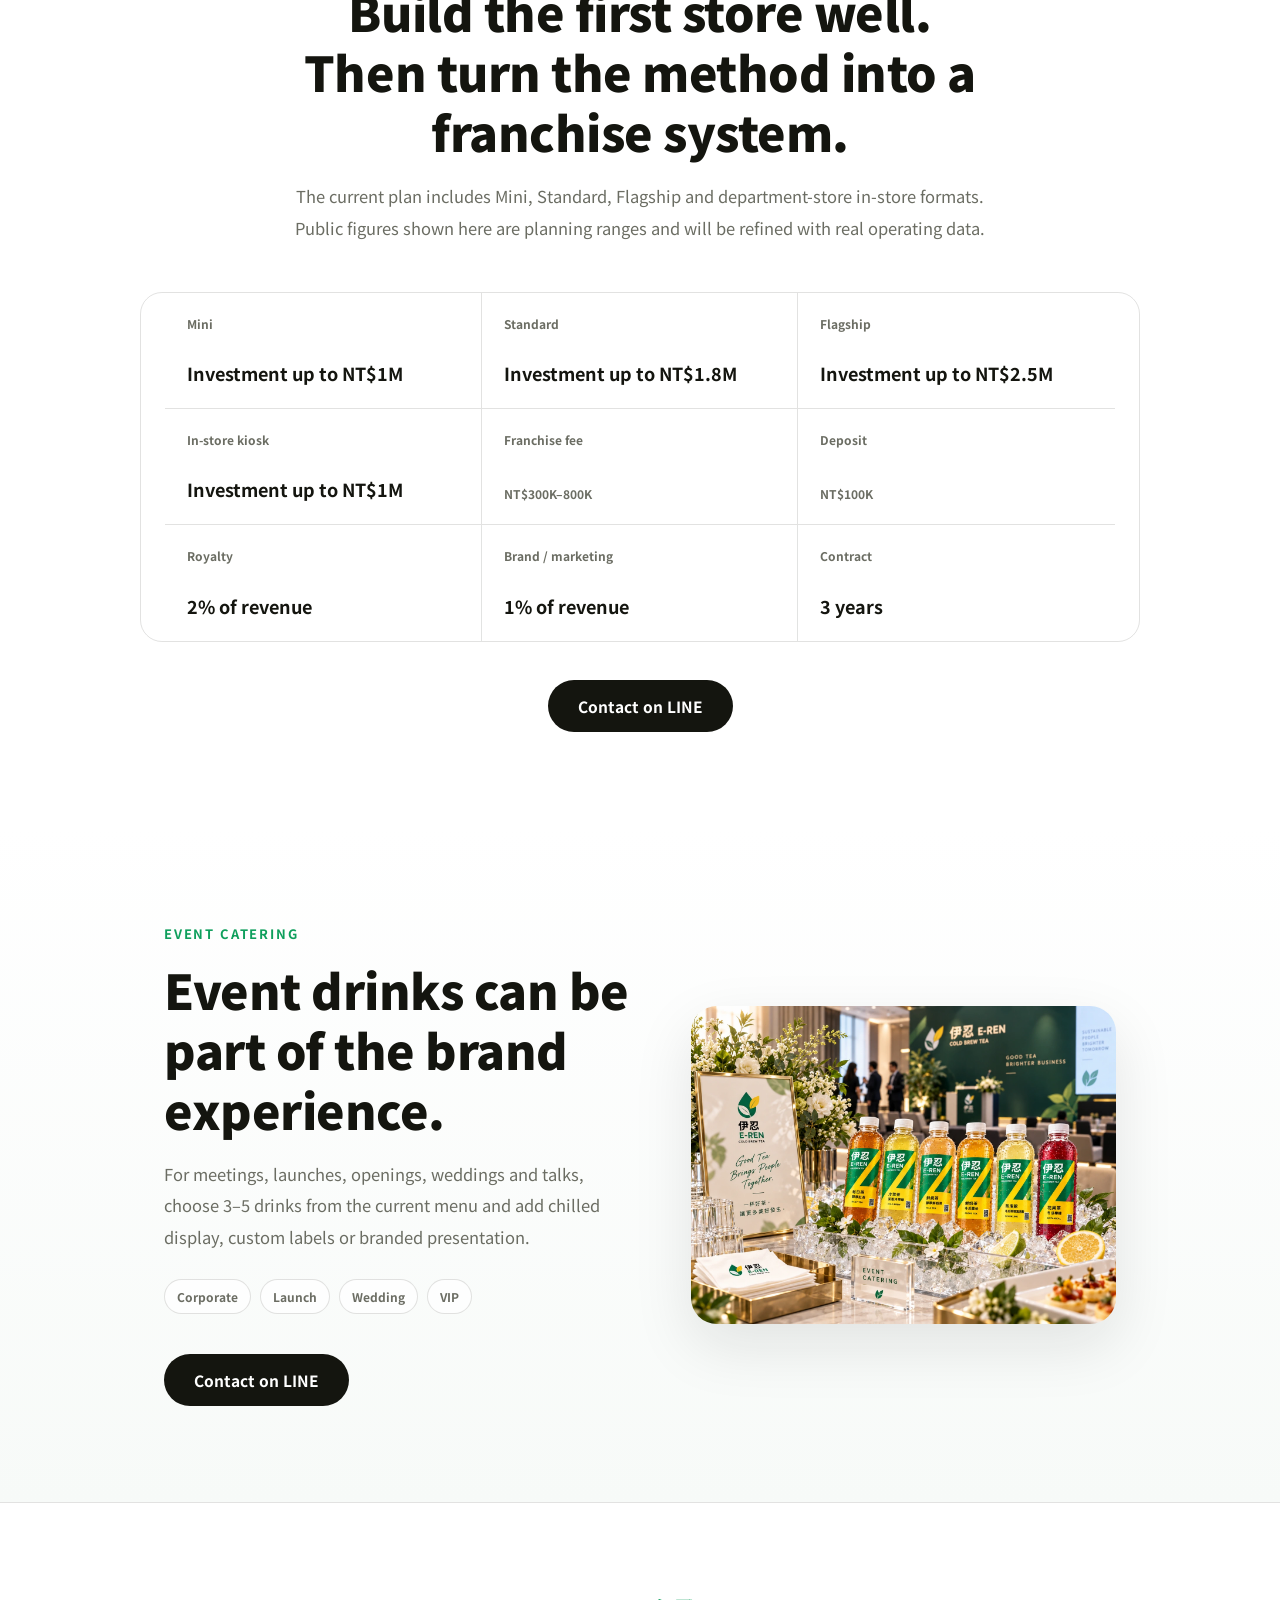
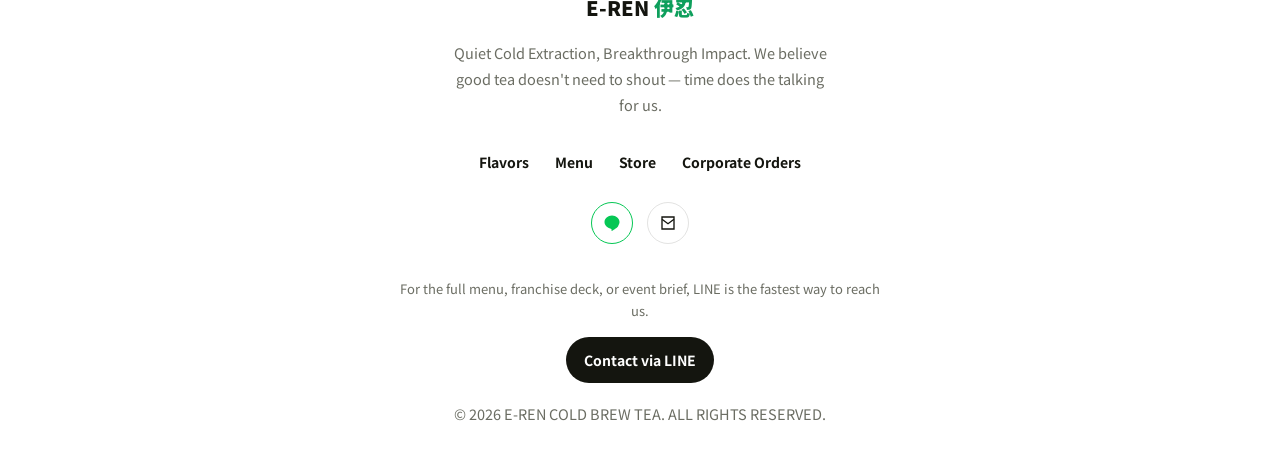
<file: en/index.html>
<!DOCTYPE html>
<html lang="en">
<head>
<meta charset="UTF-8">
<meta name="viewport" content="width=device-width, initial-scale=1.0">
<meta name="theme-color" content="#0E9F5C">
<meta name="robots" content="index,follow,max-image-preview:large">
<title>E-REN COLD BREW TEA | Now Available · 29 Bottled Tea Drinks</title>
<meta name="description" content="E-REN is now available with 6 product families and 29 bottled tea drinks in 700ml format. The first Tainan store is in preparation, with event catering and franchise inquiries open.">
<meta property="og:title" content="E-REN COLD BREW TEA | Now Available · 29 Bottled Tea Drinks">
<meta property="og:description" content="E-REN is now available with 6 product families and 29 bottled tea drinks in 700ml format. The first Tainan store is in preparation, with event catering and franchise inquiries open.">
<meta property="og:type" content="website">
<meta property="og:image" content="../images/updated/campaign-daily-eren.webp">
<link rel="icon" href="data:image/svg+xml,%3Csvg xmlns='http://www.w3.org/2000/svg' viewBox='0 0 100 100'%3E%3Ccircle cx='50' cy='50' r='48' fill='%230E9F5C'/%3E%3C/svg%3E">
<link rel="stylesheet" href="../css/style.css">
</head>
<body>

<!-- ============ NAV ============ -->
<nav class="site-nav">
  <div class="nav-inner">
    <a href="#top" class="brand-4">E-REN <span>伊忍</span></a>
    <ul class="nav-links-4">
      <li><a href="#flavors">Flavors</a></li>
      <li><a href="#menu">Menu</a></li>
      <li><a href="#story">Story</a></li>
      <li><a href="#store">Store</a></li>
      <li><a href="#franchise">Franchise</a></li>
      <li><a href="#b2b">Corporate</a></li>
    </ul>
    <div class="lang-switch">
      <a href="../index.html">中文</a><span class="sep">·</span>
      <a href="index.html" class="active">EN</a><span class="sep">·</span>
      <a href="../ja/index.html">日本語</a><span class="sep">·</span>
      <a href="../vi/index.html">Tiếng Việt</a>
    </div>
    <button class="nav-toggle-4" aria-label="Open menu" aria-expanded="false">
      <svg width="20" height="20" viewBox="0 0 24 24" fill="none" stroke="currentColor" stroke-width="2"><line x1="3" y1="7" x2="21" y2="7"/><line x1="3" y1="12" x2="21" y2="12"/><line x1="3" y1="17" x2="21" y2="17"/></svg>
    </button>
  </div>
  <div class="mobile-panel-4">
    <ul>
      <li><a href="#flavors">Flavors</a></li>
      <li><a href="#menu">Menu</a></li>
      <li><a href="#story">Story</a></li>
      <li><a href="#store">Store</a></li>
      <li><a href="#franchise">Franchise</a></li>
      <li><a href="#b2b" class="mobile-cta-4">Corporate Orders</a></li>
      <li class="mobile-lang-row"><div class="lang-switch">
        <a href="../index.html">中文</a><span class="sep">·</span>
        <a href="index.html" class="active">EN</a><span class="sep">·</span>
        <a href="../ja/index.html">日本語</a><span class="sep">·</span>
        <a href="../vi/index.html">Tiếng Việt</a>
      </div></li>
    </ul>
  </div>
</nav>

<main id="top">
    <section class="hero-modern">
    <div class="hero-modern-inner">
      <div class="hero-copy reveal-4">
        <span class="eyebrow">NOW AVAILABLE · E-REN COLD BREW TEA</span>
        <span class="hero-badge">Official Launch</span>
        <h1 class="hero-4-title">Cold brew tea,<br>made brighter for every day.</h1>
        <p class="hero-4-sub">E-REN officially launches with 6 product families and 29 bottled tea drinks in 700ml format. From daily tea and cold brew to milk tea, cloud tea, sparkling drinks and botanical flavors.</p>
        <div class="hero-4-actions"><a href="#menu" class="btn btn-dark">View Menu</a><a href="#visual-stories" class="btn btn-line">Brand Campaigns</a><a href="#b2b" class="btn btn-line">Event / B2B</a></div>
        <div class="hero-kpis"><span><strong>29</strong> ITEMS</span><span><strong>6</strong> SERIES</span><span><strong>700</strong> ML</span></div>
      </div>
      <div class="hero-visual reveal-4"><img src="../images/updated/campaign-daily-eren.webp" alt="E-REN official brand visual" width="1672" height="941" decoding="async" fetchpriority="high"></div>
    </div>
  </section>

  <section class="section belief-modern">
    <div class="col reveal-4" style="text-align:center;"><span class="eyebrow">Brand Direction</span><h2 class="section-title">Not more choices.<br>Clearer choices.</h2><p class="section-body">Daily tea, cold brew, milk tea, cloud tea, sparkling and botanical drinks all share one bottle system and a consistent green-and-yellow identity.</p></div>
    <div class="value-grid col-wide reveal-4"><div><strong>01</strong><span>COLD EXTRACTION</span></div><div><strong>02</strong><span>700ML BOTTLED</span></div><div><strong>03</strong><span>6 SERIES / 29 ITEMS</span></div><div><strong>04</strong><span>GREEN × YELLOW</span></div></div>
  </section>
<section id="flavors" class="section section-soft">
    <div class="col reveal-4" style="text-align:center;"><span class="eyebrow">Product Families</span><h2 class="section-title">Six families.<br>Find your bottle fast.</h2><p class="section-body">Six families, 29 drinks — from pure tea and milk tea to sparkling and botanical flavors, there is a bottle for every kind of day.</p></div>
    <div class="series-grid col-wide reveal-4"><article class="series-card"><span class="series-no">01</span><span class="series-en">DAILY TEA</span><h3>Daily Tea</h3><p>Everyday classics</p><div class="series-samples">Rich · Winter · Aged</div><strong>NT$35–45</strong></article><article class="series-card"><span class="series-no">02</span><span class="series-en">COLD BREW</span><h3>Cold Brew</h3><p>Core E-REN line</p><div class="series-samples">Jasmine · High · Jin</div><strong>NT$45–50</strong></article><article class="series-card"><span class="series-no">03</span><span class="series-en">MILK TEA</span><h3>Milk Tea</h3><p>Fresh-milk tea series</p><div class="series-samples">Rich · Aged · Tieguanyin</div><strong>NT$60–70</strong></article><article class="series-card"><span class="series-no">04</span><span class="series-en">CLOUD TEA</span><h3>Cloud Tea</h3><p>Creamy cloud series</p><div class="series-samples">Winter · Osmanthus · Jin</div><strong>NT$55–65</strong></article><article class="series-card"><span class="series-no">05</span><span class="series-en">SPARKLING</span><h3>Sparkling</h3><p>Bright and refreshing</p><div class="series-samples">Winter · Orange · Orange</div><strong>NT$60–65</strong></article><article class="series-card"><span class="series-no">06</span><span class="series-en">BOTANICAL</span><h3>Botanical</h3><p>Floral & fruit-forward</p><div class="series-samples">Winter · Honey · Honey</div><strong>NT$50–60</strong></article></div>
  </section>
  <section id="visual-stories" class="section visual-stories">
    <div class="col reveal-4" style="text-align:center;"><span class="eyebrow">E-REN Visual Stories</span><h2 class="section-title">Good tea, brighter moments.</h2></div>
    <div class="visual-story-grid col-wide reveal-4">
      <figure class="visual-story-card story-tall"><img src="../images/updated/campaign-fresh-day-poster.webp" alt="E-REN daily refresh campaign" decoding="async" loading="lazy"></figure>
      <figure class="visual-story-card story-square"><img src="../images/updated/campaign-honey-lemon-poster.webp" alt="E-REN honey lemon campaign" decoding="async" loading="lazy"></figure>
      <figure class="visual-story-card story-tall"><img src="../images/updated/campaign-male-lifestyle-poster.webp" alt="E-REN lifestyle campaign" decoding="async" loading="lazy"></figure>
      <figure class="visual-story-card story-tall"><img src="../images/updated/campaign-female-lifestyle-poster.webp" alt="E-REN lifestyle campaign" decoding="async" loading="lazy"></figure>
      <figure class="visual-story-card story-wide"><img src="../images/updated/campaign-energy-poster.webp" alt="E-REN energy campaign" decoding="async" loading="lazy"></figure>
    </div>
  </section>
<section id="menu" class="section">
    <div class="col reveal-4" style="text-align:center;"><span class="eyebrow">Full Menu</span><h2 class="section-title">Full Menu</h2><p class="section-body">The latest 29-item menu. All drinks are presented in the 700ml bottled format.</p></div>
    <div class="menu-grid-modern col-wide reveal-4"><article class="menu-card-modern"><div class="menu-card-top"><span class="series-no">01</span><div><h3>Daily Tea</h3><p>DAILY TEA · Everyday classics</p></div><span class="series-range">NT$35–45</span></div><div class="menu-row-4"><span class="name">Rich Black Tea 醇厚紅茶</span><span class="price">NT$35</span></div><div class="menu-row-4"><span class="name">Winter Melon Nectar 冬瓜甘露</span><span class="price">NT$35</span></div><div class="menu-row-4"><span class="name">Aged Black Tea 熟成紅茶</span><span class="price">NT$40</span></div><div class="menu-row-4"><span class="name">Roasted Tieguanyin 焙香鐵觀音</span><span class="price">NT$45</span></div><div class="menu-row-4"><span class="name">Osmanthus Iced Tea 桂香冰茶</span><span class="price">NT$45</span></div></article><article class="menu-card-modern"><div class="menu-card-top"><span class="series-no">02</span><div><h3>Cold Brew</h3><p>COLD BREW · Core E-REN line</p></div><span class="series-range">NT$45–50</span></div><div class="menu-row-4"><span class="name">Jasmine Green 茉香冷萃綠</span><span class="price">NT$45</span></div><div class="menu-row-4"><span class="name">High Mountain Green 高山冷萃青</span><span class="price">NT$45</span></div><div class="menu-row-4"><span class="name">Jin Xuan Green 金萱冷萃青</span><span class="price">NT$45</span></div><div class="menu-row-4"><span class="name">Charcoal Oolong 炭焙冷萃烏龍</span><span class="price">NT$45</span></div><div class="menu-row-4"><span class="name">Lychee Black 荔香冷萃紅</span><span class="price">NT$45</span></div><div class="menu-row-4"><span class="name">Ruby Black 紅玉冷萃紅</span><span class="price">NT$50</span></div><div class="menu-row-4"><span class="name">Osmanthus Oolong 桂香冷萃烏龍</span><span class="price">NT$50</span></div></article><article class="menu-card-modern"><div class="menu-card-top"><span class="series-no">03</span><div><h3>Milk Tea</h3><p>MILK TEA · Fresh-milk tea series</p></div><span class="series-range">NT$60–70</span></div><div class="menu-row-4"><span class="name">Rich Milk Tea 醇厚鮮奶茶</span><span class="price">NT$65</span></div><div class="menu-row-4"><span class="name">Aged Milk Tea 熟成鮮奶茶</span><span class="price">NT$65</span></div><div class="menu-row-4"><span class="name">Tieguanyin Milk Tea 鐵觀音鮮奶</span><span class="price">NT$70</span></div><div class="menu-row-4"><span class="name">Winter Melon Milk 冬瓜鮮奶</span><span class="price">NT$60</span></div></article><article class="menu-card-modern"><div class="menu-card-top"><span class="series-no">04</span><div><h3>Cloud Tea</h3><p>CLOUD TEA · Creamy cloud series</p></div><span class="series-range">NT$55–65</span></div><div class="menu-row-4"><span class="name">Winter Melon Cloud 冬瓜雲朵</span><span class="price">NT$55</span></div><div class="menu-row-4"><span class="name">Osmanthus Cloud 桂香雲朵</span><span class="price">NT$60</span></div><div class="menu-row-4"><span class="name">Jin Xuan Cloud 金萱雲朵</span><span class="price">NT$60</span></div><div class="menu-row-4"><span class="name">Ruby Cloud 紅玉雲朵</span><span class="price">NT$65</span></div></article><article class="menu-card-modern"><div class="menu-card-top"><span class="series-no">05</span><div><h3>Sparkling</h3><p>SPARKLING · Bright and refreshing</p></div><span class="series-range">NT$60–65</span></div><div class="menu-row-4"><span class="name">Winter Melon Lemon Sparkling 冬瓜檸檬氣泡飲</span><span class="price">NT$60</span></div><div class="menu-row-4"><span class="name">Orange Jin Xuan Sparkling 柳橙金萱氣泡飲</span><span class="price">NT$65</span></div><div class="menu-row-4"><span class="name">Orange High Mountain Sparkling 柳橙高山氣泡飲</span><span class="price">NT$65</span></div></article><article class="menu-card-modern"><div class="menu-card-top"><span class="series-no">06</span><div><h3>Botanical</h3><p>BOTANICAL · Floral & fruit-forward</p></div><span class="series-range">NT$50–60</span></div><div class="menu-row-4"><span class="name">Winter Melon Lemon 冬瓜檸檬</span><span class="price">NT$50</span></div><div class="menu-row-4"><span class="name">Honey Lemon 蜜香檸檬</span><span class="price">NT$55</span></div><div class="menu-row-4"><span class="name">Honey Lychee Black 蜂蜜荔香紅</span><span class="price">NT$60</span></div><div class="menu-row-4"><span class="name">Chamomile Blossom 洋甘菊花露</span><span class="price">NT$55</span></div><div class="menu-row-4"><span class="name">Osmanthus Dew 桂花清露</span><span class="price">NT$55</span></div><div class="menu-row-4"><span class="name">Hibiscus Tea 洛神花茶</span><span class="price">NT$50</span></div></article></div>
  </section>

  <section id="story" class="section story-modern">
    <div class="col-wide story-modern-inner reveal-4"><div><span class="eyebrow">Brand Story</span><h2 class="section-title">Waiting is part of the craft.<br>Brightness is part of the brand.</h2></div><p>Green stands for calm extraction and clean tea character; yellow brings energy and recognition. E-REN does not need visual noise to be memorable.</p></div>
  </section>

  <section class="section">
    <div class="split-modern col-wide reveal-4"><div class="split-media"><img src="../images/updated/package-lifestyle-eren.webp" alt="E-REN packaging and bottled tea presentation" width="1448" height="1086" decoding="async" loading="lazy"></div><div class="split-copy"><span class="eyebrow">Craft &amp; Packaging</span><h2 class="section-title">One bottle system,<br>one stronger brand.</h2><p class="section-body">Clear bottles, white caps and the green-yellow diagonal label define the E-REN packaging language: clean, bright, and recognizable at a glance.</p><div class="mini-specs"><span>Clear PET bottle</span><span>White cap</span><span>Green / Yellow diagonal</span></div></div></div>
  </section>

  <section id="store" class="section section-soft">
    <div class="col reveal-4" style="text-align:center;"><span class="eyebrow">Store Experience</span><h2 class="section-title">Start with the first store.<br>Then make the model repeatable.</h2><p class="section-body">The first E-REN store is being prepared in Tainan — a bright green-and-yellow street corner built for easy takeaway and bottled tea on the go.</p></div>
    <div class="store-grid col-wide reveal-4"><figure><img src="../images/updated/storefront-flagship-eren.webp" alt="E-REN flagship storefront" width="1448" height="1086" decoding="async" loading="lazy"><figcaption>Flagship / Street Store</figcaption></figure><figure><img src="../images/updated/storefront-eren.webp" alt="E-REN compact storefront" width="1448" height="1086" decoding="async" loading="lazy"><figcaption>Compact / Takeaway Store</figcaption></figure></div>
    <div class="center-actions"><a href="../fridge/index.html" class="btn btn-line">E-REN Fridge Program</a></div>
  </section>

  <section id="franchise" class="section">
    <div class="col reveal-4" style="text-align:center;"><span class="eyebrow">Franchise</span><h2 class="section-title">Build the first store well.<br>Then turn the method into a franchise system.</h2><p class="section-body">The current plan includes Mini, Standard, Flagship and department-store in-store formats. Public figures shown here are planning ranges and will be refined with real operating data.</p></div>
    <div class="franchise-grid col-wide reveal-4"><div class="fr-stat"><span>Mini</span><strong>Investment up to NT$1M</strong></div><div class="fr-stat"><span>Standard</span><strong>Investment up to NT$1.8M</strong></div><div class="fr-stat"><span>Flagship</span><strong>Investment up to NT$2.5M</strong></div><div class="fr-stat"><span>In-store kiosk</span><strong>Investment up to NT$1M</strong></div><div class="fr-stat"><span>Franchise fee</span><span class="price">NT$300K–800K</span></div><div class="fr-stat"><span>Deposit</span><span class="price">NT$100K</span></div><div class="fr-stat"><span>Royalty</span><strong>2% of revenue</strong></div><div class="fr-stat"><span>Brand / marketing</span><strong>1% of revenue</strong></div><div class="fr-stat"><span>Contract</span><strong>3 years</strong></div></div>
    <div class="center-actions"><a href="https://line.me/ti/p/b4cw8g0Qvp" target="_blank" rel="noopener" class="btn btn-dark">Contact on LINE</a></div>
  </section>

  <section id="b2b" class="section b2b-modern">
    <div class="split-modern col-wide reveal-4"><div class="split-copy"><span class="eyebrow">Event Catering</span><h2 class="section-title">Event drinks can be<br>part of the brand experience.</h2><p class="section-body">For meetings, launches, openings, weddings and talks, choose 3–5 drinks from the current menu and add chilled display, custom labels or branded presentation.</p><div class="mini-specs"><span>Corporate</span><span>Launch</span><span>Wedding</span><span>VIP</span></div><div class="hero-4-actions left"><a href="https://line.me/ti/p/b4cw8g0Qvp" target="_blank" rel="noopener" class="btn btn-dark">Contact on LINE</a></div></div><div class="split-media"><img src="../images/updated/event-conference-eren.webp" alt="E-REN corporate event beverage display" width="1448" height="1086" decoding="async" loading="lazy"></div></div>
  </section>
</main>

<!-- ============ FOOTER ============ -->
<footer class="footer-4">
  <div class="col">
    <span class="brand-4">E-REN <span>伊忍</span></span>
    <p>Quiet Cold Extraction, Breakthrough Impact. We believe good tea doesn't need to shout — time does the talking for us.</p>

    <div class="footer-4-links">
      <a href="#flavors">Flavors</a>
      <a href="#menu">Menu</a>
      <a href="#store">Store</a>
      <a href="#b2b">Corporate Orders</a>
    </div>
    <div class="footer-4-social">
      <a href="https://line.me/ti/p/b4cw8g0Qvp" target="_blank" rel="noopener" aria-label="LINE" style="color:#06C755; border-color:#06C755;">
        <svg width="18" height="18" viewBox="0 0 24 24" fill="currentColor"><path d="M12 2C6.48 2 2 5.94 2 10.8c0 4.36 3.58 8.01 8.42 8.72.33.07.77.22.88.5.1.26.07.66.03.92l-.14.86c-.04.26-.2 1 .87.55 1.08-.46 5.8-3.42 7.92-5.85C21.24 14.1 22 12.53 22 10.8 22 5.94 17.52 2 12 2Z"/></svg>
      </a>
      <a href="mailto:d721104@gmail.com" aria-label="Email">
        <svg width="18" height="18" viewBox="0 0 24 24" fill="none" stroke="currentColor" stroke-width="1.8"><path d="M4 4h16v16H4z"/><path d="m4 7 8 6 8-6"/></svg>
      </a>
    </div>
<div class="newsletter-4" id="newsletter-form-4"><span>For the full menu, franchise deck, or event brief, LINE is the fastest way to reach us.</span><a href="https://line.me/ti/p/b4cw8g0Qvp" target="_blank" rel="noopener">Contact via LINE</a></div>

    <p class="footer-4-bottom">&copy; 2026 E-REN COLD BREW TEA. ALL RIGHTS RESERVED.</p>
  </div>
</footer>

<script src="../js/main.js"></script>

<a class="floating-line" href="https://line.me/ti/p/b4cw8g0Qvp" target="_blank" rel="noopener" aria-label="LINE">
  <svg width="18" height="18" viewBox="0 0 24 24" fill="currentColor" aria-hidden="true"><path d="M12 2C6.48 2 2 5.94 2 10.8c0 4.36 3.58 8.01 8.42 8.72.33.07.77.22.88.5.1.26.07.66.03.92l-.14.86c-.04.26-.2 1 .87.55 1.08-.46 5.8-3.42 7.92-5.85C21.24 14.1 22 12.53 22 10.8 22 5.94 17.52 2 12 2Z"/></svg>
  <span>LINE</span>
</a>

</body>
</html>
</file>
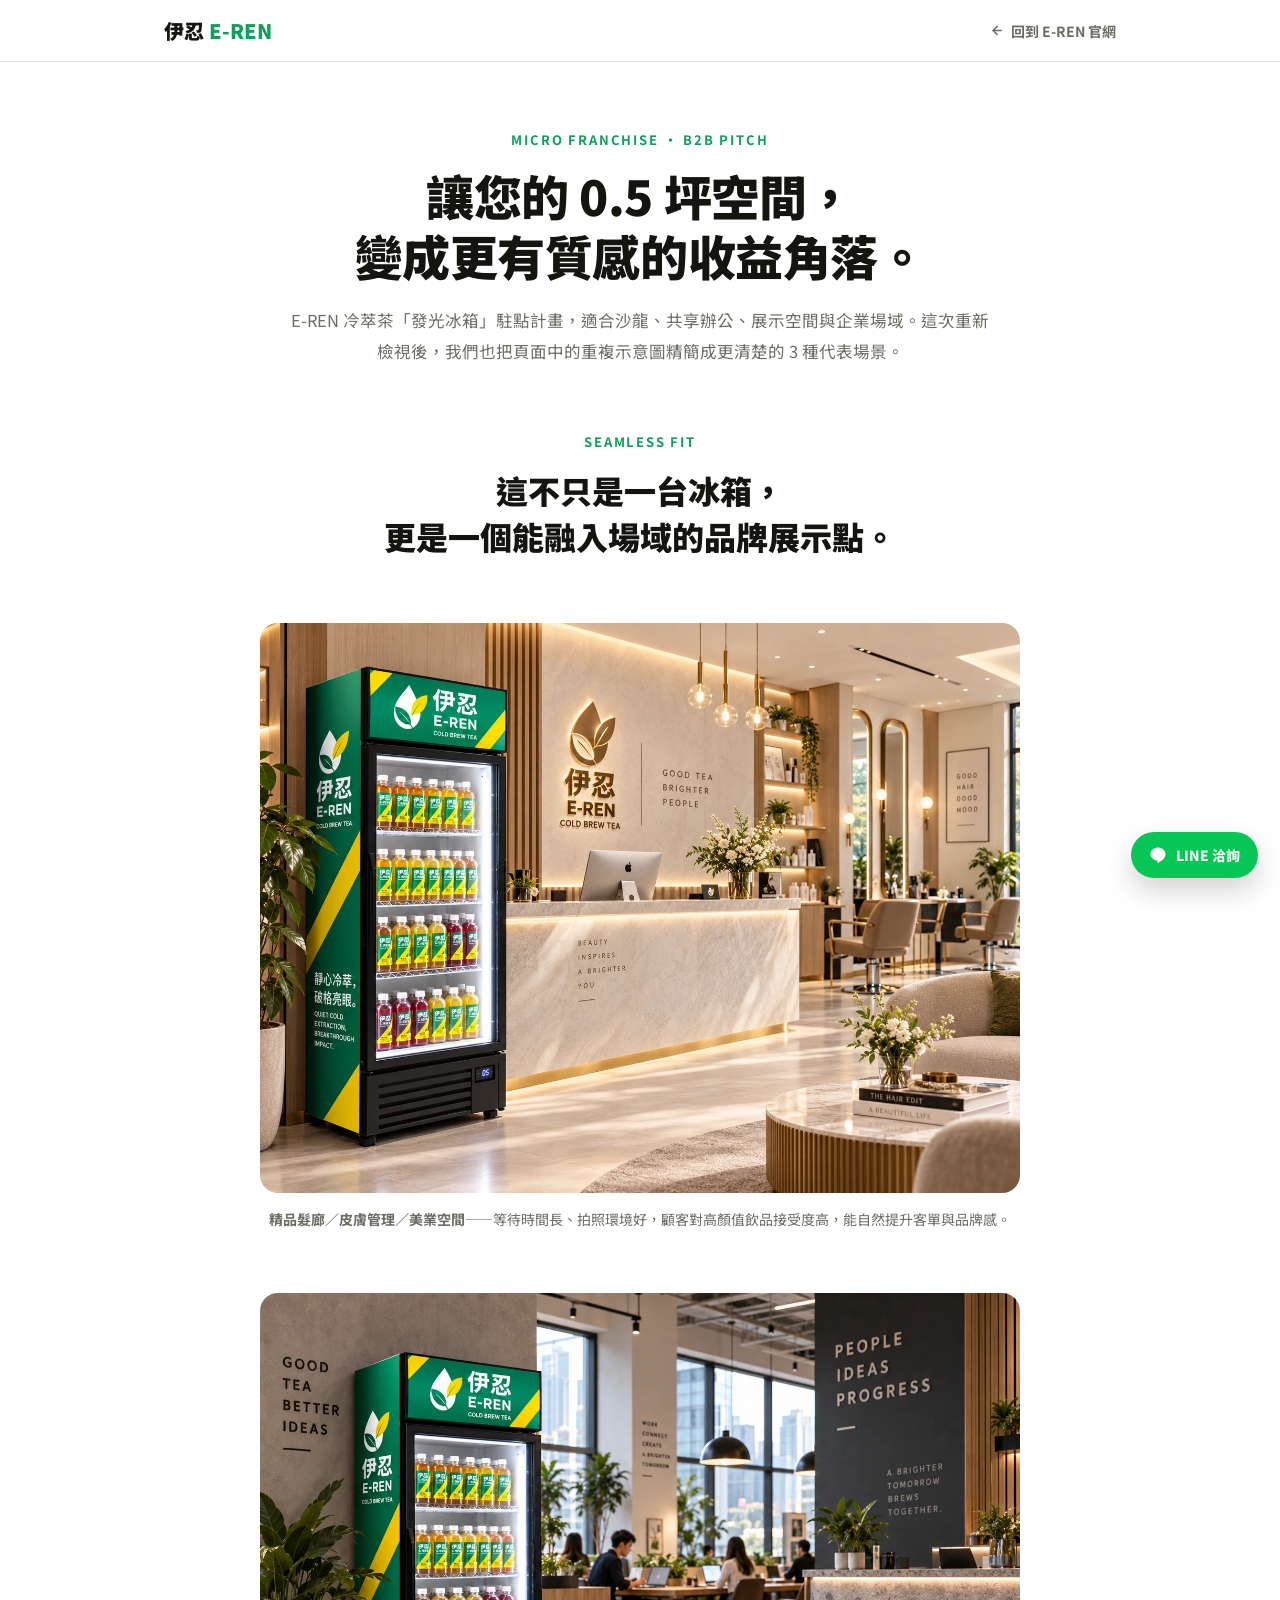
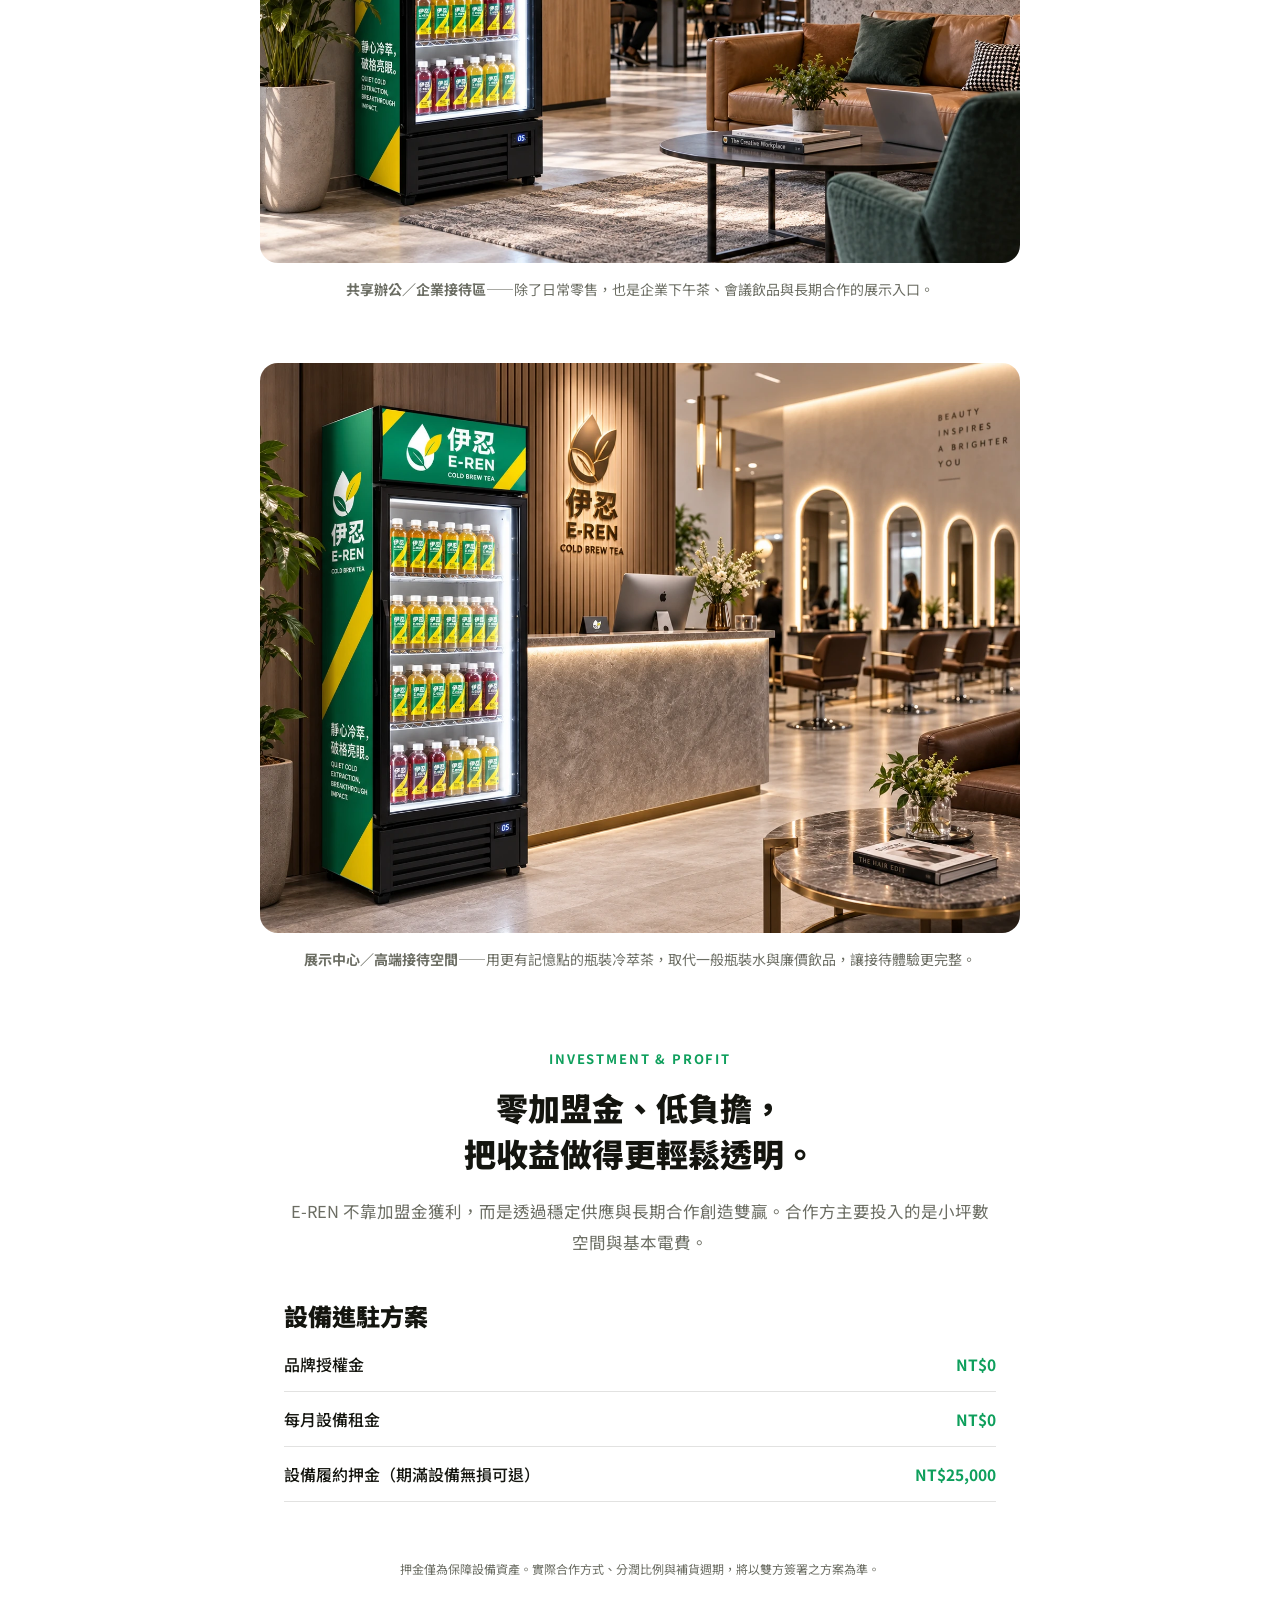
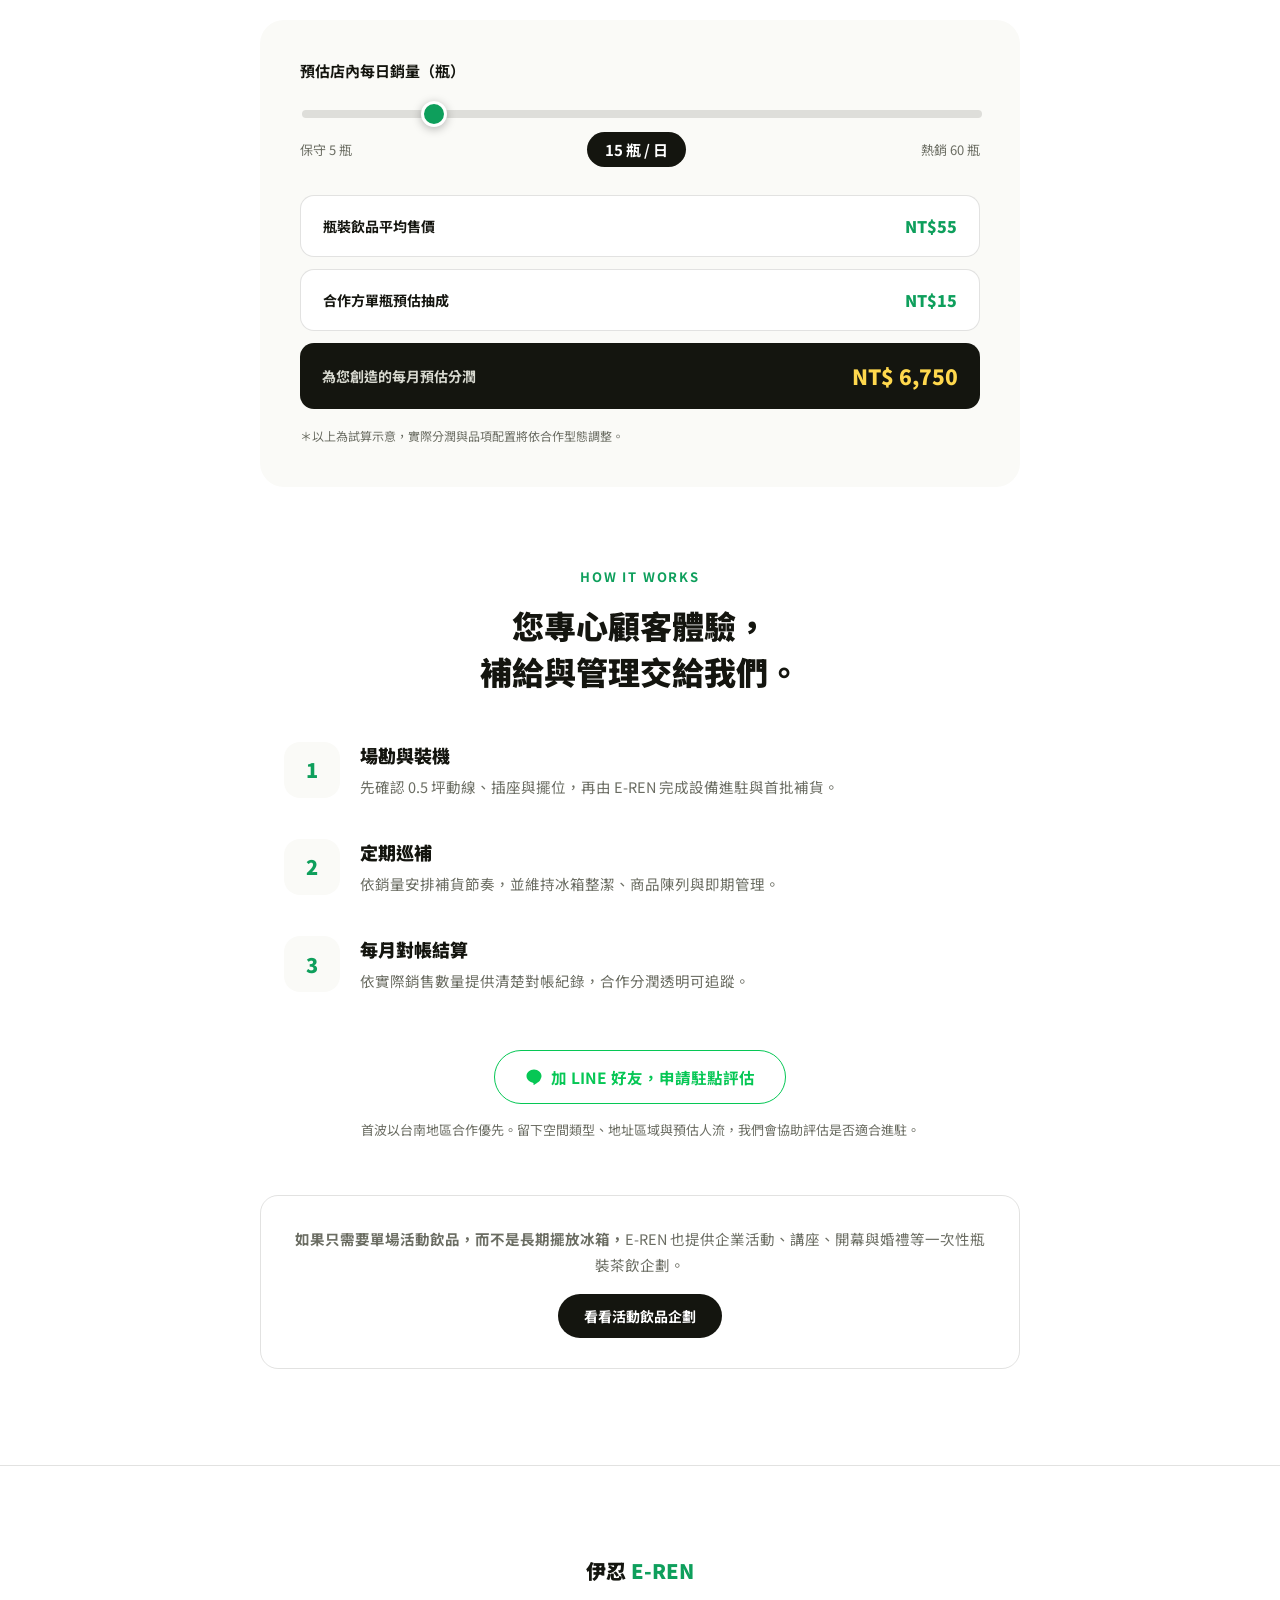
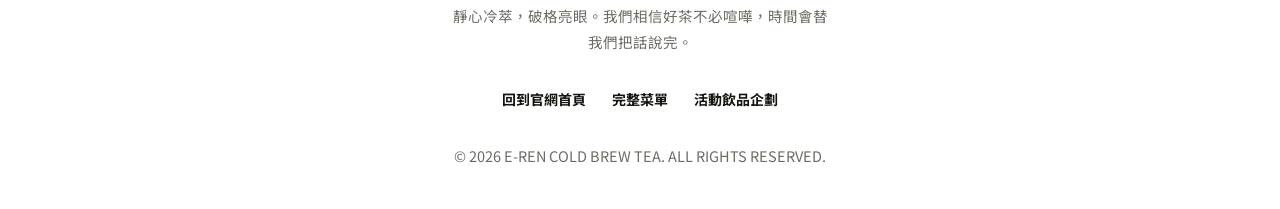
<file: fridge/index.html>
<!DOCTYPE html>
<html lang="zh-Hant">
<head>
<meta charset="UTF-8">
<meta name="viewport" content="width=device-width, initial-scale=1.0">
<meta name="theme-color" content="#0E9F5C">
<title>伊忍 E-REN 發光冰箱計畫｜0.5坪空間，打造更亮眼的被動收入角落</title>
<meta name="description" content="E-REN 發光冰箱駐點計畫。以 0.5 坪空間導入冷萃瓶裝茶，提升場域質感並創造穩定分潤。">
<meta property="og:title" content="伊忍 E-REN 發光冰箱計畫｜0.5坪空間，打造更亮眼的被動收入角落">
<meta property="og:description" content="零備料、低負擔，讓空間用更小成本創造更多收入與品牌感。">
<meta property="og:type" content="website">
<meta property="og:image" content="../images/updated/fridge-eren.webp">
<link rel="icon" href="data:image/svg+xml,%3Csvg xmlns='http://www.w3.org/2000/svg' viewBox='0 0 100 100'%3E%3Ccircle cx='50' cy='50' r='48' fill='%230E9F5C'/%3E%3C/svg%3E">
<link rel="stylesheet" href="../css/style.css">
<style>
  .fridge-nav { position: fixed; top: 0; left: 0; right: 0; z-index: 100; background: rgba(255,255,255,0.94); backdrop-filter: blur(10px); border-bottom: 1px solid var(--rule); }
  .fridge-nav-inner { max-width: 1000px; margin: 0 auto; padding: 16px 24px; display: flex; align-items: center; justify-content: space-between; }
  .fridge-nav-back { font-weight: 700; font-size: 14px; color: var(--muted); display: flex; align-items: center; gap: 6px; }
  .fridge-nav-back:hover { color: var(--ink); }
  .fridge-hero-pad { padding-top: 130px; }
</style>
</head>
<body>

<!-- ============ NAV ============ -->
<nav class="fridge-nav">
  <div class="fridge-nav-inner">
    <a href="../index.html" class="brand-4">伊忍 <span>E-REN</span></a>
    <a href="../index.html" class="fridge-nav-back">
      <svg width="15" height="15" viewBox="0 0 24 24" fill="none" stroke="currentColor" stroke-width="2.4"><line x1="19" y1="12" x2="5" y2="12"/><polyline points="12 19 5 12 12 5"/></svg>
      回到 E-REN 官網
    </a>
  </div>
</nav>

<main id="top">

  <!-- ============ FRIDGE PROGRAM ============ -->
  <section class="section fridge-hero-pad">
    <div class="col reveal-4" style="text-align:center;">
      <span class="eyebrow">Micro Franchise · B2B Pitch</span>
      <h2 class="section-title">讓您的 0.5 坪空間，<br>變成更有質感的收益角落。</h2>
      <p class="section-body">E-REN 冷萃茶「發光冰箱」駐點計畫，適合沙龍、共享辦公、展示空間與企業場域。這次重新檢視後，我們也把頁面中的重複示意圖精簡成更清楚的 3 種代表場景。</p>
    </div>

    <div class="col reveal-4" style="text-align:center; margin-top:64px; margin-bottom:8px;">
      <span class="eyebrow">Seamless Fit</span>
      <h3 style="font-weight:900; font-size:clamp(24px,3vw,32px);">這不只是一台冰箱，<br>更是一個能融入場域的品牌展示點。</h3>
    </div>

    <div class="photo-block contained reveal-4">
      <img src="../images/updated/fridge-salon-eren.webp" alt="E-REN 發光冰箱進駐精品沙龍" width="1448" height="1086" decoding="async" loading="lazy">
      <p class="cap"><strong>精品髮廊／皮膚管理／美業空間</strong>——等待時間長、拍照環境好，顧客對高顏值飲品接受度高，能自然提升客單與品牌感。</p>
    </div>

    <div class="photo-block contained reveal-4">
      <img src="../images/updated/fridge-coworking-eren.webp" alt="E-REN 發光冰箱進駐共享辦公空間" width="1448" height="1086" decoding="async" loading="lazy">
      <p class="cap"><strong>共享辦公／企業接待區</strong>——除了日常零售，也是企業下午茶、會議飲品與長期合作的展示入口。</p>
    </div>

    <div class="photo-block contained reveal-4">
      <img src="../images/updated/fridge-eren.webp" alt="E-REN 發光冰箱進駐高端展示空間" width="1448" height="1086" decoding="async" loading="lazy">
      <p class="cap"><strong>展示中心／高端接待空間</strong>——用更有記憶點的瓶裝冷萃茶，取代一般瓶裝水與廉價飲品，讓接待體驗更完整。</p>
    </div>

    <div class="col reveal-4" style="text-align:center; margin-top:80px;">
      <span class="eyebrow">Investment &amp; Profit</span>
      <h3 style="font-weight:900; font-size:clamp(24px,3vw,32px);">零加盟金、低負擔，<br>把收益做得更輕鬆透明。</h3>
      <p class="section-body">E-REN 不靠加盟金獲利，而是透過穩定供應與長期合作創造雙贏。合作方主要投入的是小坪數空間與基本電費。</p>
    </div>

    <div class="col reveal-4" style="margin-top:40px;">
      <div class="menu-cat-4">
        <div class="menu-cat-4-head"><h3>設備進駐方案</h3></div>
        <div class="menu-row-4"><span class="name">品牌授權金</span><span class="price">NT$0</span></div>
        <div class="menu-row-4"><span class="name">每月設備租金</span><span class="price">NT$0</span></div>
        <div class="menu-row-4"><span class="name">設備履約押金（期滿設備無損可退）</span><span class="price">NT$25,000</span></div>
      </div>
      <p class="fridge-note" style="text-align:center;">押金僅為保障設備資產。實際合作方式、分潤比例與補貨週期，將以雙方簽署之方案為準。</p>
    </div>

    <div class="fridge-calc reveal-4">
      <label class="fridge-slider-label" for="fridge-slider">預估店內每日銷量（瓶）</label>
      <input type="range" id="fridge-slider" class="fridge-slider" min="5" max="60" step="1" value="15">
      <div class="fridge-slider-value">
        <span>保守 5 瓶</span>
        <span class="val" id="fridge-slider-val">15 瓶 / 日</span>
        <span>熱銷 60 瓶</span>
      </div>

      <div class="fridge-result-row host" style="margin-top:8px;"><span class="flabel">瓶裝飲品平均售價</span><span class="amount" style="font-size:16px;">NT$55</span></div>
      <div class="fridge-result-row host"><span class="flabel">合作方單瓶預估抽成</span><span class="amount" style="font-size:16px;">NT$15</span></div>
      <div class="fridge-result-row hq"><span class="flabel">為您創造的每月預估分潤</span><span class="amount" id="fridge-host-profit">NT$ 6,750</span></div>

      <p class="fridge-note">＊以上為試算示意，實際分潤與品項配置將依合作型態調整。</p>
    </div>

    <div class="col reveal-4" style="text-align:center; margin-top:80px; margin-bottom:8px;">
      <span class="eyebrow">How It Works</span>
      <h3 style="font-weight:900; font-size:clamp(24px,3vw,32px);">您專心顧客體驗，<br>補給與管理交給我們。</h3>
    </div>

    <div class="venue-entry reveal-4" style="margin-top:48px;"><span class="venue-icon" style="font-weight:900; font-size:20px;">1</span><div><h4>場勘與裝機</h4><p>先確認 0.5 坪動線、插座與擺位，再由 E-REN 完成設備進駐與首批補貨。</p></div></div>
    <div class="venue-entry reveal-4"><span class="venue-icon" style="font-weight:900; font-size:20px;">2</span><div><h4>定期巡補</h4><p>依銷量安排補貨節奏，並維持冰箱整潔、商品陳列與即期管理。</p></div></div>
    <div class="venue-entry reveal-4"><span class="venue-icon" style="font-weight:900; font-size:20px;">3</span><div><h4>每月對帳結算</h4><p>依實際銷售數量提供清楚對帳紀錄，合作分潤透明可追蹤。</p></div></div>

    <div class="col reveal-4" style="text-align:center; margin-top:56px;">
      <a href="https://line.me/ti/p/b4cw8g0Qvp" target="_blank" rel="noopener" class="btn btn-line" style="border-color:#06C755; color:#06C755;">
        <svg width="18" height="18" viewBox="0 0 24 24" fill="currentColor"><path d="M12 2C6.48 2 2 5.94 2 10.8c0 4.36 3.58 8.01 8.42 8.72.33.07.77.22.88.5.1.26.07.66.03.92l-.14.86c-.04.26-.2 1 .87.55 1.08-.46 5.8-3.42 7.92-5.85C21.24 14.1 22 12.53 22 10.8 22 5.94 17.52 2 12 2Z"/></svg>
        加 LINE 好友，申請駐點評估
      </a>
      <p style="margin-top:16px; font-size:13px; color:var(--muted);">首波以台南地區合作優先。留下空間類型、地址區域與預估人流，我們會協助評估是否適合進駐。</p>
    </div>

    <div class="section-link-card reveal-4">
      <p><strong>如果只需要單場活動飲品，而不是長期擺放冰箱，</strong>E-REN 也提供企業活動、講座、開幕與婚禮等一次性瓶裝茶飲企劃。</p>
      <a href="../index.html#b2b" class="btn btn-dark" style="padding:12px 26px; font-size:14px;">看看活動飲品企劃</a>
    </div>
  </section>


</main>

<!-- ============ FOOTER ============ -->
<footer class="footer-4">
  <div class="col">
    <span class="brand-4">伊忍 <span>E-REN</span></span>
    <p>靜心冷萃，破格亮眼。我們相信好茶不必喧嘩，時間會替我們把話說完。</p>
    <div class="footer-4-links">
      <a href="../index.html">回到官網首頁</a>
      <a href="../index.html#menu">完整菜單</a>
      <a href="../index.html#b2b">活動飲品企劃</a>
    </div>
    <p class="footer-4-bottom" style="margin-top:34px;">&copy; 2026 E-REN COLD BREW TEA. ALL RIGHTS RESERVED.</p>
  </div>
</footer>

<script src="../js/main.js"></script>

<a class="floating-line" href="https://line.me/ti/p/b4cw8g0Qvp" target="_blank" rel="noopener" aria-label="LINE 洽詢">
  <svg width="18" height="18" viewBox="0 0 24 24" fill="currentColor" aria-hidden="true"><path d="M12 2C6.48 2 2 5.94 2 10.8c0 4.36 3.58 8.01 8.42 8.72.33.07.77.22.88.5.1.26.07.66.03.92l-.14.86c-.04.26-.2 1 .87.55 1.08-.46 5.8-3.42 7.92-5.85C21.24 14.1 22 12.53 22 10.8 22 5.94 17.52 2 12 2Z"/></svg>
  <span>LINE 洽詢</span>
</a>

</body>
</html>
</file>
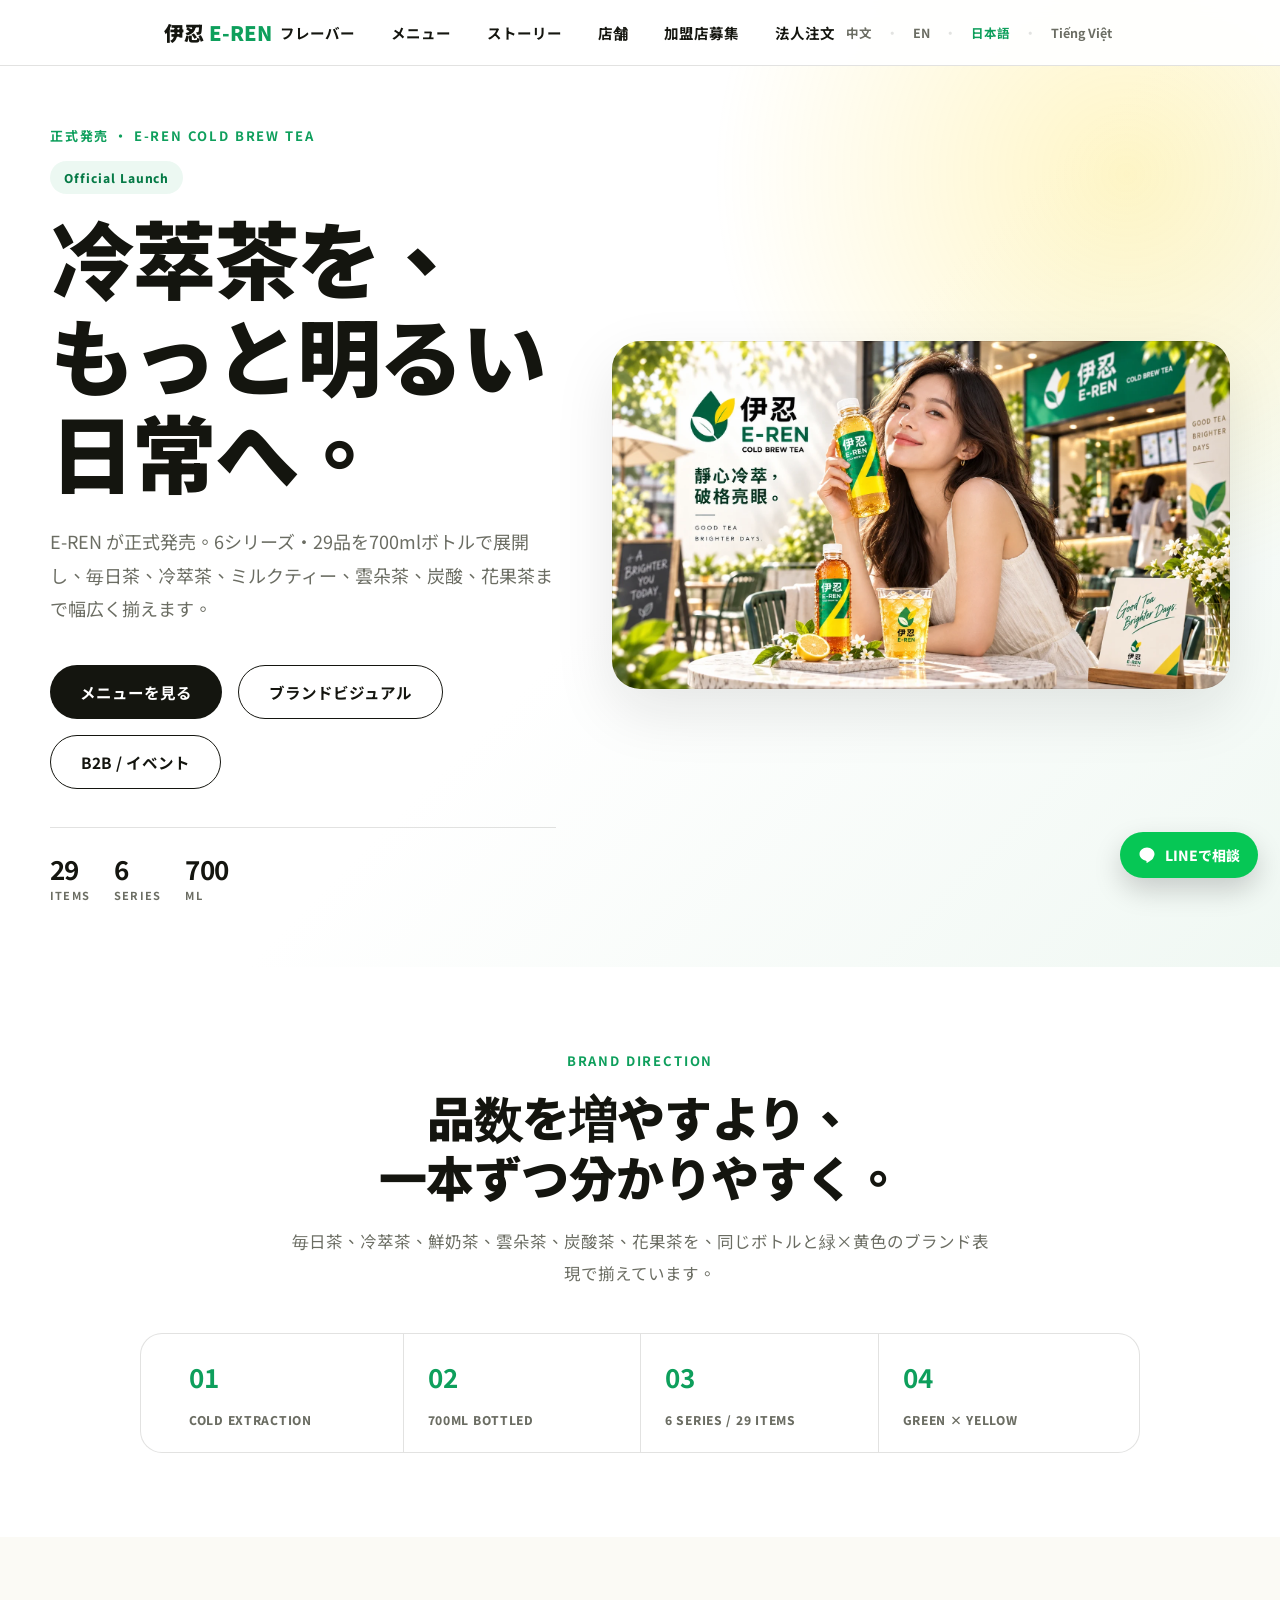
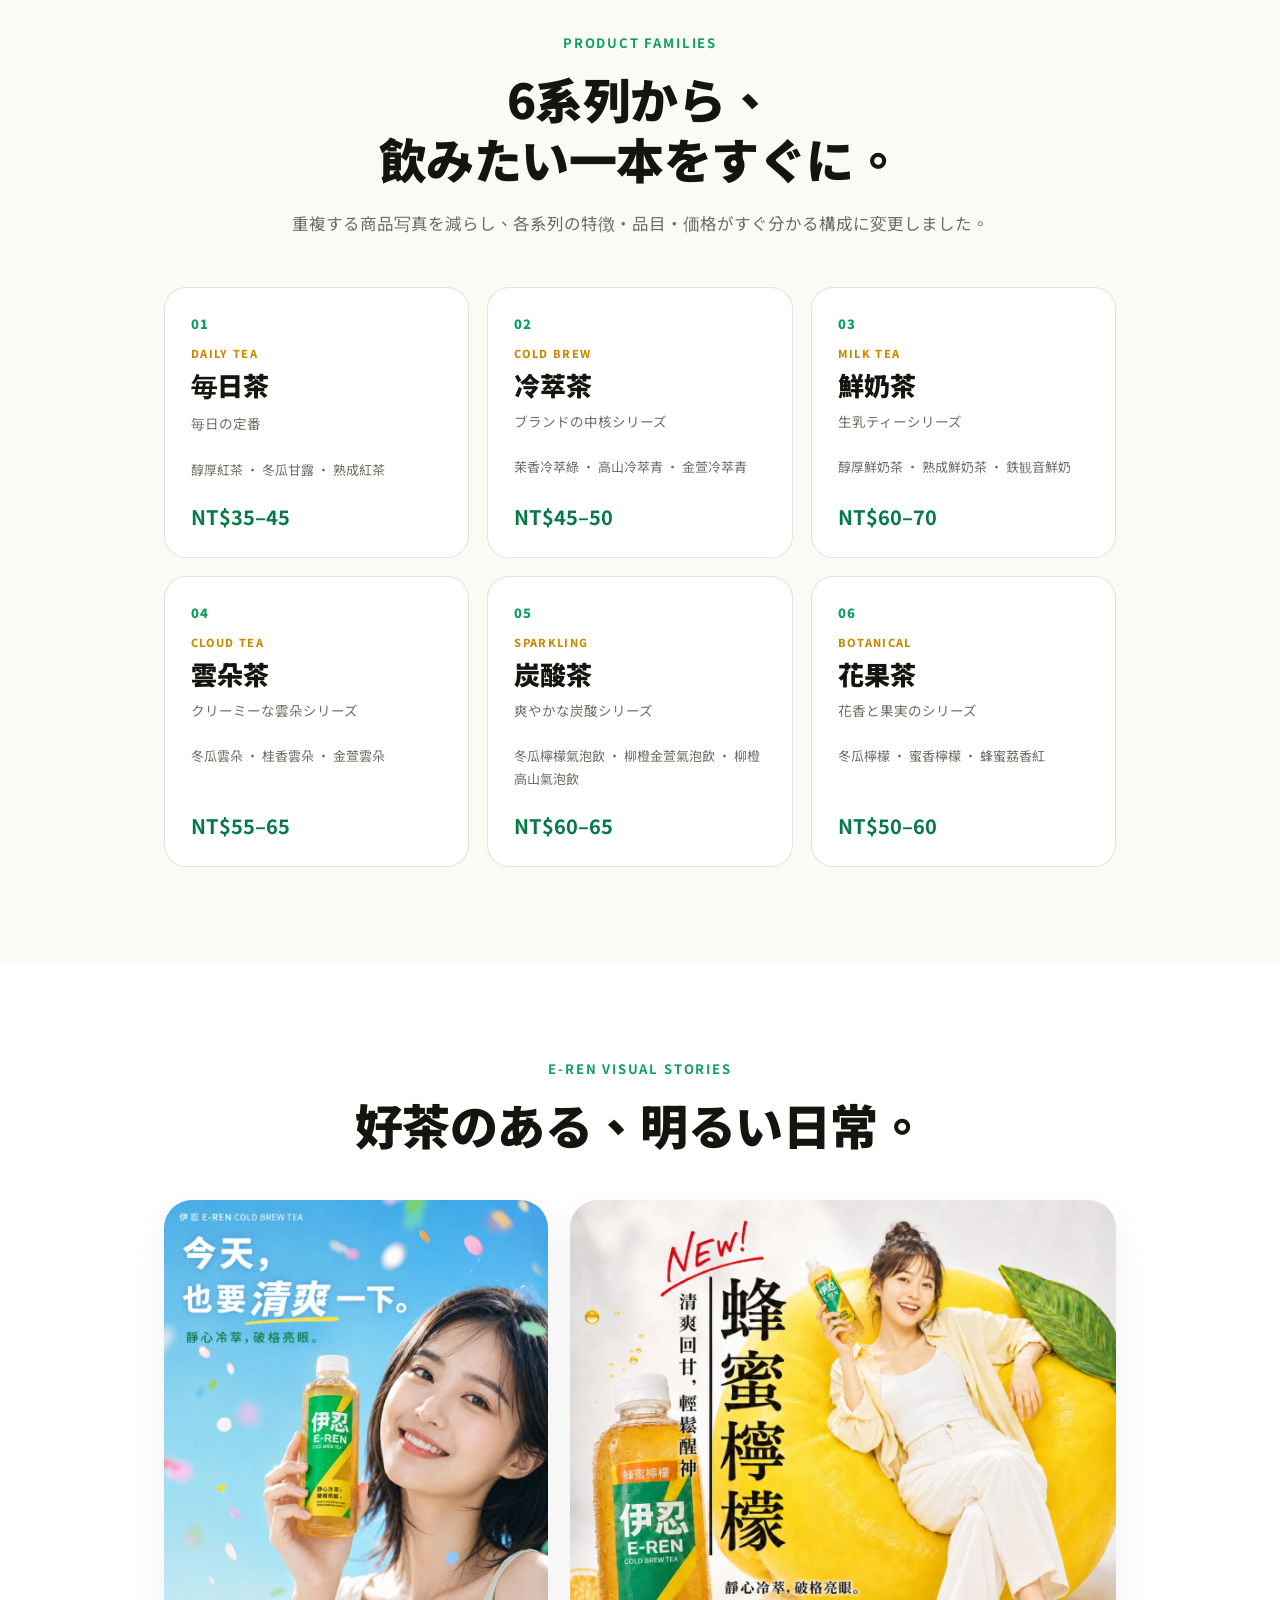
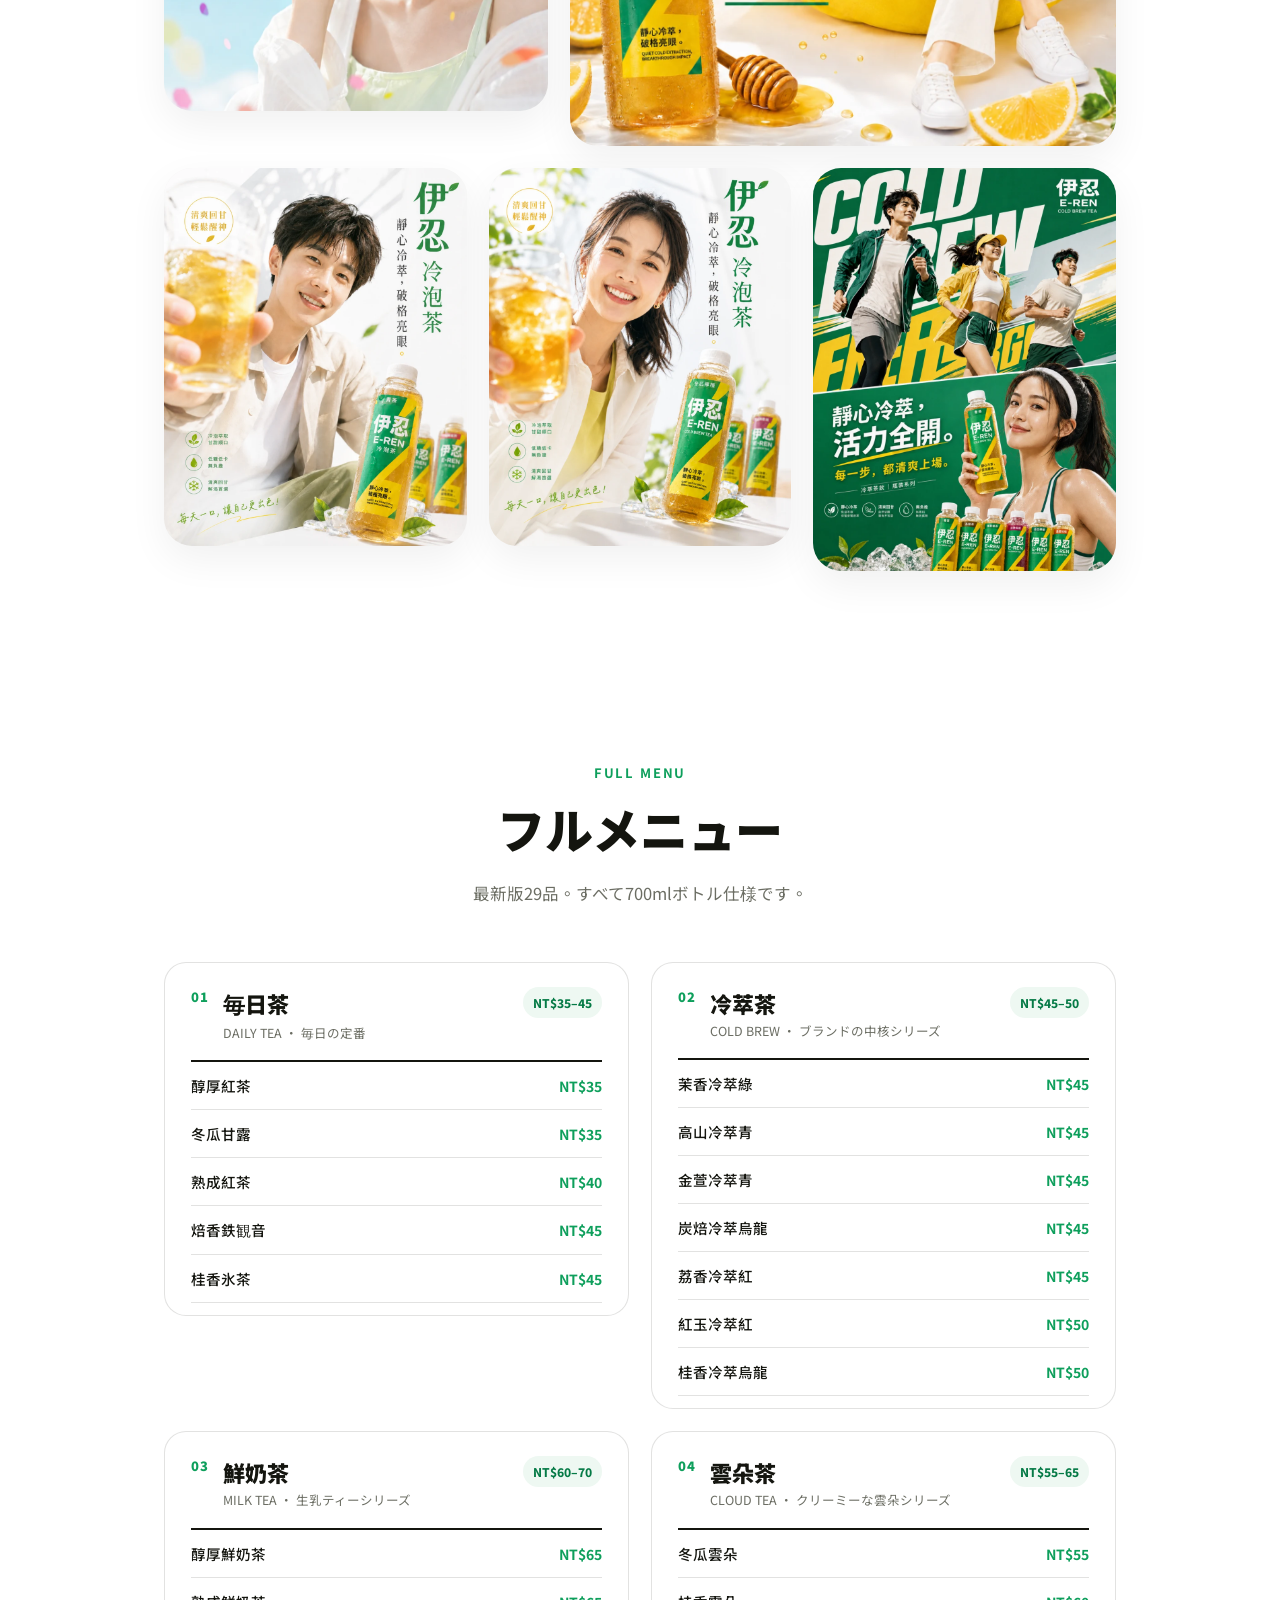
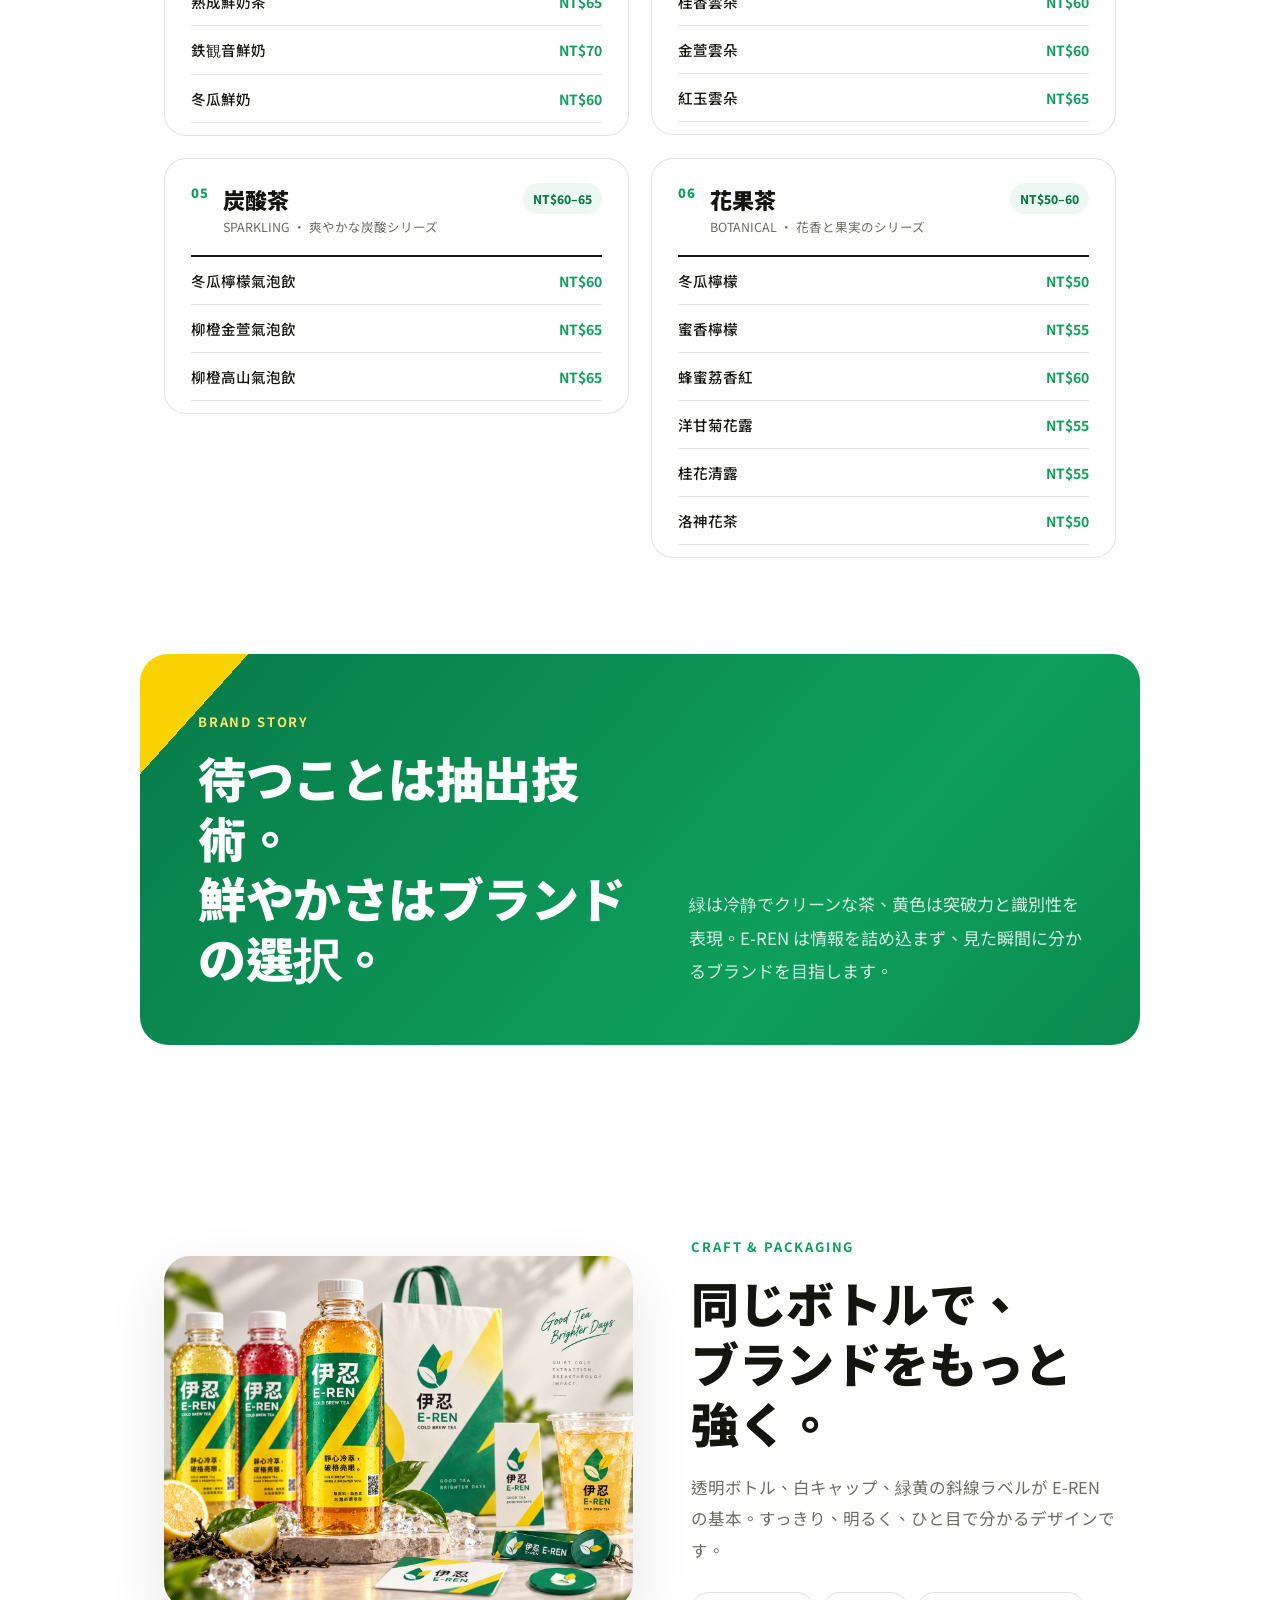
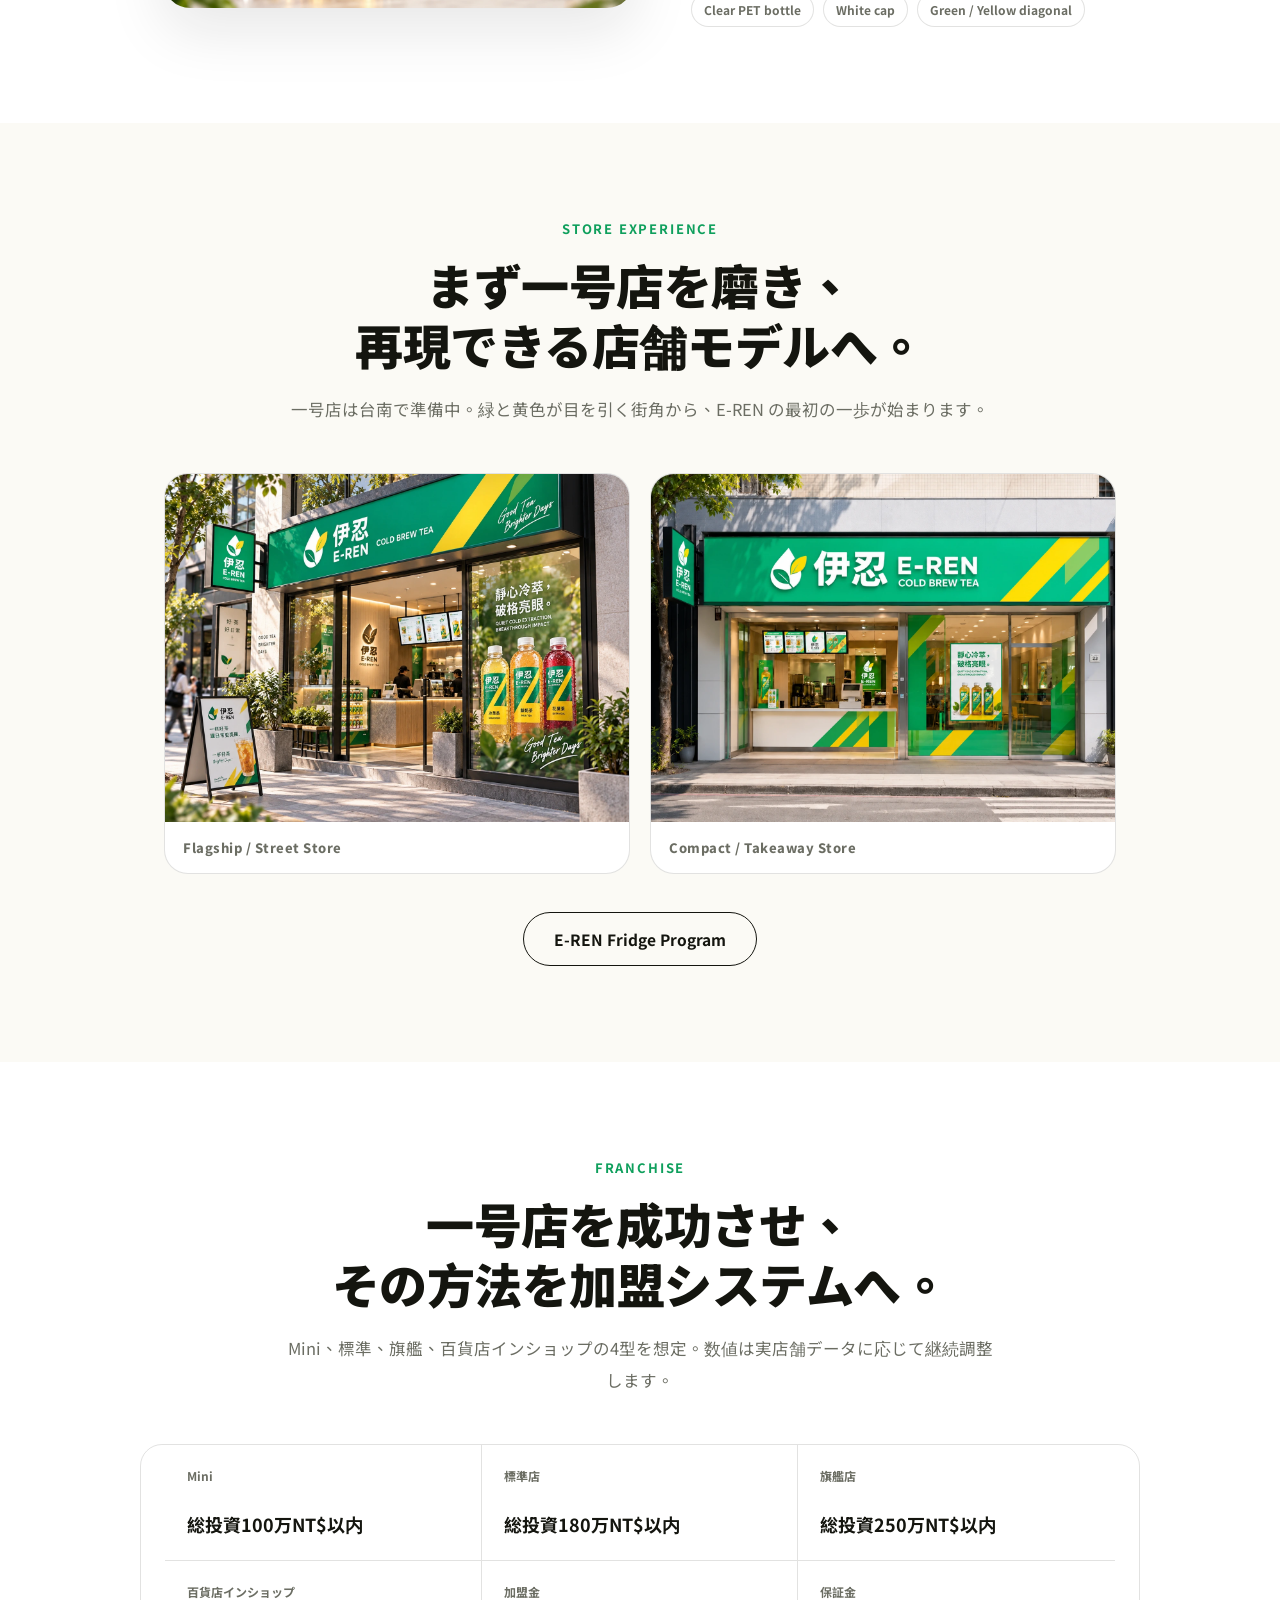
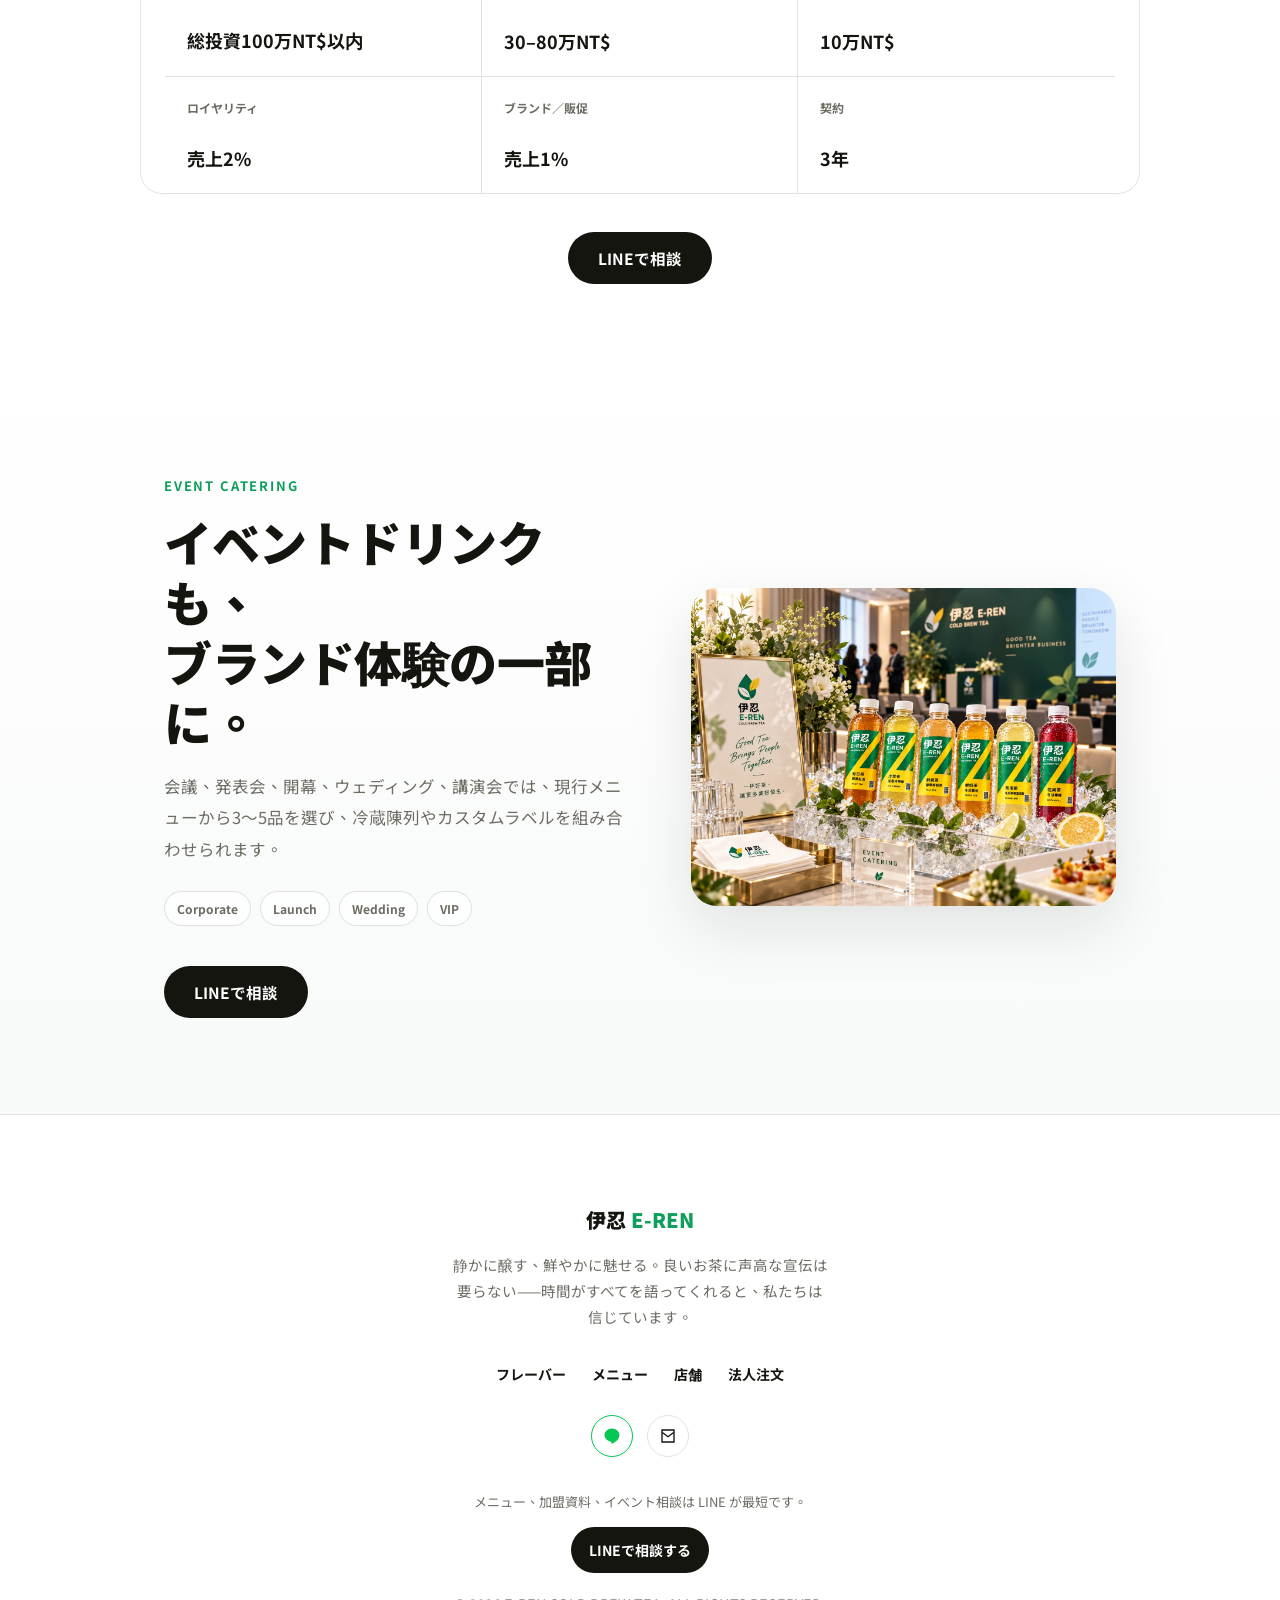
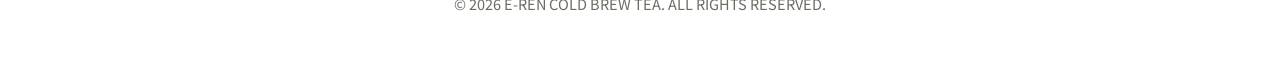
<file: ja/index.html>
<!DOCTYPE html>
<html lang="ja">
<head>
<meta charset="UTF-8">
<meta name="viewport" content="width=device-width, initial-scale=1.0">
<meta name="theme-color" content="#0E9F5C">
<meta name="robots" content="index,follow,max-image-preview:large">
<title>伊忍 E-REN COLD BREW TEA｜正式発売・29品の700mlボトルティー</title>
<meta name="description" content="E-REN 正式発売。6シリーズ・29品の700mlボトルティーを展開。台南1号店は準備中で、イベント・法人・加盟のお問い合わせも受付中です。">
<meta property="og:title" content="伊忍 E-REN COLD BREW TEA｜正式発売・29品の700mlボトルティー">
<meta property="og:description" content="E-REN 正式発売。6シリーズ・29品の700mlボトルティーを展開。台南1号店は準備中で、イベント・法人・加盟のお問い合わせも受付中です。">
<meta property="og:type" content="website">
<meta property="og:image" content="../images/updated/campaign-daily-eren.webp">
<link rel="icon" href="data:image/svg+xml,%3Csvg xmlns='http://www.w3.org/2000/svg' viewBox='0 0 100 100'%3E%3Ccircle cx='50' cy='50' r='48' fill='%230E9F5C'/%3E%3C/svg%3E">
<link rel="stylesheet" href="../css/style.css">
</head>
<body>

<!-- ============ NAV ============ -->
<nav class="site-nav">
  <div class="nav-inner">
    <a href="#top" class="brand-4">伊忍 <span>E-REN</span></a>
    <ul class="nav-links-4">
      <li><a href="#flavors">フレーバー</a></li>
      <li><a href="#menu">メニュー</a></li>
      <li><a href="#story">ストーリー</a></li>
      <li><a href="#store">店舗</a></li>
      <li><a href="#franchise">加盟店募集</a></li>
      <li><a href="#b2b">法人注文</a></li>
    </ul>
    <div class="lang-switch">
      <a href="../index.html">中文</a><span class="sep">·</span>
      <a href="../en/index.html">EN</a><span class="sep">·</span>
      <a href="index.html" class="active">日本語</a><span class="sep">·</span>
      <a href="../vi/index.html">Tiếng Việt</a>
    </div>
    <button class="nav-toggle-4" aria-label="メニューを開く" aria-expanded="false">
      <svg width="20" height="20" viewBox="0 0 24 24" fill="none" stroke="currentColor" stroke-width="2"><line x1="3" y1="7" x2="21" y2="7"/><line x1="3" y1="12" x2="21" y2="12"/><line x1="3" y1="17" x2="21" y2="17"/></svg>
    </button>
  </div>
  <div class="mobile-panel-4">
    <ul>
      <li><a href="#flavors">フレーバー</a></li>
      <li><a href="#menu">メニュー</a></li>
      <li><a href="#story">ストーリー</a></li>
      <li><a href="#store">店舗</a></li>
      <li><a href="#franchise">加盟店募集</a></li>
      <li><a href="#b2b" class="mobile-cta-4">法人注文</a></li>
      <li class="mobile-lang-row"><div class="lang-switch">
        <a href="../index.html">中文</a><span class="sep">·</span>
        <a href="../en/index.html">EN</a><span class="sep">·</span>
        <a href="index.html" class="active">日本語</a><span class="sep">·</span>
        <a href="../vi/index.html">Tiếng Việt</a>
      </div></li>
    </ul>
  </div>
</nav>

<main id="top">
    <section class="hero-modern"><div class="hero-modern-inner"><div class="hero-copy reveal-4"><span class="eyebrow">正式発売 · E-REN COLD BREW TEA</span><span class="hero-badge">Official Launch</span><h1 class="hero-4-title">冷萃茶を、<br>もっと明るい日常へ。</h1><p class="hero-4-sub">E-REN が正式発売。6シリーズ・29品を700mlボトルで展開し、毎日茶、冷萃茶、ミルクティー、雲朵茶、炭酸、花果茶まで幅広く揃えます。</p><div class="hero-4-actions"><a href="#menu" class="btn btn-dark">メニューを見る</a><a href="#visual-stories" class="btn btn-line">ブランドビジュアル</a><a href="#b2b" class="btn btn-line">B2B / イベント</a></div><div class="hero-kpis"><span><strong>29</strong> ITEMS</span><span><strong>6</strong> SERIES</span><span><strong>700</strong> ML</span></div></div><div class="hero-visual reveal-4"><img src="../images/updated/campaign-daily-eren.webp" alt="E-REN 公式ブランドビジュアル" width="1672" height="941" decoding="async" fetchpriority="high"></div></div></section>

  <section class="section belief-modern">
    <div class="col reveal-4" style="text-align:center;"><span class="eyebrow">Brand Direction</span><h2 class="section-title">品数を増やすより、<br>一本ずつ分かりやすく。</h2><p class="section-body">毎日茶、冷萃茶、鮮奶茶、雲朵茶、炭酸茶、花果茶を、同じボトルと緑×黄色のブランド表現で揃えています。</p></div>
    <div class="value-grid col-wide reveal-4"><div><strong>01</strong><span>COLD EXTRACTION</span></div><div><strong>02</strong><span>700ML BOTTLED</span></div><div><strong>03</strong><span>6 SERIES / 29 ITEMS</span></div><div><strong>04</strong><span>GREEN × YELLOW</span></div></div>
  </section>
<section id="flavors" class="section section-soft">
    <div class="col reveal-4" style="text-align:center;"><span class="eyebrow">Product Families</span><h2 class="section-title">6系列から、<br>飲みたい一本をすぐに。</h2><p class="section-body">重複する商品写真を減らし、各系列の特徴・品目・価格がすぐ分かる構成に変更しました。</p></div>
    <div class="series-grid col-wide reveal-4"><article class="series-card"><span class="series-no">01</span><span class="series-en">DAILY TEA</span><h3>毎日茶</h3><p>毎日の定番</p><div class="series-samples">醇厚紅茶 · 冬瓜甘露 · 熟成紅茶</div><strong>NT$35–45</strong></article><article class="series-card"><span class="series-no">02</span><span class="series-en">COLD BREW</span><h3>冷萃茶</h3><p>ブランドの中核シリーズ</p><div class="series-samples">茉香冷萃綠 · 高山冷萃青 · 金萱冷萃青</div><strong>NT$45–50</strong></article><article class="series-card"><span class="series-no">03</span><span class="series-en">MILK TEA</span><h3>鮮奶茶</h3><p>生乳ティーシリーズ</p><div class="series-samples">醇厚鮮奶茶 · 熟成鮮奶茶 · 鉄観音鮮奶</div><strong>NT$60–70</strong></article><article class="series-card"><span class="series-no">04</span><span class="series-en">CLOUD TEA</span><h3>雲朵茶</h3><p>クリーミーな雲朵シリーズ</p><div class="series-samples">冬瓜雲朵 · 桂香雲朵 · 金萱雲朵</div><strong>NT$55–65</strong></article><article class="series-card"><span class="series-no">05</span><span class="series-en">SPARKLING</span><h3>炭酸茶</h3><p>爽やかな炭酸シリーズ</p><div class="series-samples">冬瓜檸檬氣泡飲 · 柳橙金萱氣泡飲 · 柳橙高山氣泡飲</div><strong>NT$60–65</strong></article><article class="series-card"><span class="series-no">06</span><span class="series-en">BOTANICAL</span><h3>花果茶</h3><p>花香と果実のシリーズ</p><div class="series-samples">冬瓜檸檬 · 蜜香檸檬 · 蜂蜜荔香紅</div><strong>NT$50–60</strong></article></div>
  </section>
  <section id="visual-stories" class="section visual-stories">
    <div class="col reveal-4" style="text-align:center;"><span class="eyebrow">E-REN Visual Stories</span><h2 class="section-title">好茶のある、明るい日常。</h2></div>
    <div class="visual-story-grid col-wide reveal-4">
      <figure class="visual-story-card story-tall"><img src="../images/updated/campaign-fresh-day-poster.webp" alt="E-REN daily refresh campaign" decoding="async" loading="lazy"></figure>
      <figure class="visual-story-card story-square"><img src="../images/updated/campaign-honey-lemon-poster.webp" alt="E-REN honey lemon campaign" decoding="async" loading="lazy"></figure>
      <figure class="visual-story-card story-tall"><img src="../images/updated/campaign-male-lifestyle-poster.webp" alt="E-REN lifestyle campaign" decoding="async" loading="lazy"></figure>
      <figure class="visual-story-card story-tall"><img src="../images/updated/campaign-female-lifestyle-poster.webp" alt="E-REN lifestyle campaign" decoding="async" loading="lazy"></figure>
      <figure class="visual-story-card story-wide"><img src="../images/updated/campaign-energy-poster.webp" alt="E-REN energy campaign" decoding="async" loading="lazy"></figure>
    </div>
  </section>
<section id="menu" class="section">
    <div class="col reveal-4" style="text-align:center;"><span class="eyebrow">Full Menu</span><h2 class="section-title">フルメニュー</h2><p class="section-body">最新版29品。すべて700mlボトル仕様です。</p></div>
    <div class="menu-grid-modern col-wide reveal-4"><article class="menu-card-modern"><div class="menu-card-top"><span class="series-no">01</span><div><h3>毎日茶</h3><p>DAILY TEA · 毎日の定番</p></div><span class="series-range">NT$35–45</span></div><div class="menu-row-4"><span class="name">醇厚紅茶</span><span class="price">NT$35</span></div><div class="menu-row-4"><span class="name">冬瓜甘露</span><span class="price">NT$35</span></div><div class="menu-row-4"><span class="name">熟成紅茶</span><span class="price">NT$40</span></div><div class="menu-row-4"><span class="name">焙香鉄観音</span><span class="price">NT$45</span></div><div class="menu-row-4"><span class="name">桂香氷茶</span><span class="price">NT$45</span></div></article><article class="menu-card-modern"><div class="menu-card-top"><span class="series-no">02</span><div><h3>冷萃茶</h3><p>COLD BREW · ブランドの中核シリーズ</p></div><span class="series-range">NT$45–50</span></div><div class="menu-row-4"><span class="name">茉香冷萃綠</span><span class="price">NT$45</span></div><div class="menu-row-4"><span class="name">高山冷萃青</span><span class="price">NT$45</span></div><div class="menu-row-4"><span class="name">金萱冷萃青</span><span class="price">NT$45</span></div><div class="menu-row-4"><span class="name">炭焙冷萃烏龍</span><span class="price">NT$45</span></div><div class="menu-row-4"><span class="name">荔香冷萃紅</span><span class="price">NT$45</span></div><div class="menu-row-4"><span class="name">紅玉冷萃紅</span><span class="price">NT$50</span></div><div class="menu-row-4"><span class="name">桂香冷萃烏龍</span><span class="price">NT$50</span></div></article><article class="menu-card-modern"><div class="menu-card-top"><span class="series-no">03</span><div><h3>鮮奶茶</h3><p>MILK TEA · 生乳ティーシリーズ</p></div><span class="series-range">NT$60–70</span></div><div class="menu-row-4"><span class="name">醇厚鮮奶茶</span><span class="price">NT$65</span></div><div class="menu-row-4"><span class="name">熟成鮮奶茶</span><span class="price">NT$65</span></div><div class="menu-row-4"><span class="name">鉄観音鮮奶</span><span class="price">NT$70</span></div><div class="menu-row-4"><span class="name">冬瓜鮮奶</span><span class="price">NT$60</span></div></article><article class="menu-card-modern"><div class="menu-card-top"><span class="series-no">04</span><div><h3>雲朵茶</h3><p>CLOUD TEA · クリーミーな雲朵シリーズ</p></div><span class="series-range">NT$55–65</span></div><div class="menu-row-4"><span class="name">冬瓜雲朵</span><span class="price">NT$55</span></div><div class="menu-row-4"><span class="name">桂香雲朵</span><span class="price">NT$60</span></div><div class="menu-row-4"><span class="name">金萱雲朵</span><span class="price">NT$60</span></div><div class="menu-row-4"><span class="name">紅玉雲朵</span><span class="price">NT$65</span></div></article><article class="menu-card-modern"><div class="menu-card-top"><span class="series-no">05</span><div><h3>炭酸茶</h3><p>SPARKLING · 爽やかな炭酸シリーズ</p></div><span class="series-range">NT$60–65</span></div><div class="menu-row-4"><span class="name">冬瓜檸檬氣泡飲</span><span class="price">NT$60</span></div><div class="menu-row-4"><span class="name">柳橙金萱氣泡飲</span><span class="price">NT$65</span></div><div class="menu-row-4"><span class="name">柳橙高山氣泡飲</span><span class="price">NT$65</span></div></article><article class="menu-card-modern"><div class="menu-card-top"><span class="series-no">06</span><div><h3>花果茶</h3><p>BOTANICAL · 花香と果実のシリーズ</p></div><span class="series-range">NT$50–60</span></div><div class="menu-row-4"><span class="name">冬瓜檸檬</span><span class="price">NT$50</span></div><div class="menu-row-4"><span class="name">蜜香檸檬</span><span class="price">NT$55</span></div><div class="menu-row-4"><span class="name">蜂蜜荔香紅</span><span class="price">NT$60</span></div><div class="menu-row-4"><span class="name">洋甘菊花露</span><span class="price">NT$55</span></div><div class="menu-row-4"><span class="name">桂花清露</span><span class="price">NT$55</span></div><div class="menu-row-4"><span class="name">洛神花茶</span><span class="price">NT$50</span></div></article></div>
  </section>

  <section id="story" class="section story-modern">
    <div class="col-wide story-modern-inner reveal-4"><div><span class="eyebrow">Brand Story</span><h2 class="section-title">待つことは抽出技術。<br>鮮やかさはブランドの選択。</h2></div><p>緑は冷静でクリーンな茶、黄色は突破力と識別性を表現。E-REN は情報を詰め込まず、見た瞬間に分かるブランドを目指します。</p></div>
  </section>

  <section class="section">
    <div class="split-modern col-wide reveal-4"><div class="split-media"><img src="../images/updated/package-lifestyle-eren.webp" alt="E-REN packaging and bottled tea presentation" width="1448" height="1086" decoding="async" loading="lazy"></div><div class="split-copy"><span class="eyebrow">Craft &amp; Packaging</span><h2 class="section-title">同じボトルで、<br>ブランドをもっと強く。</h2><p class="section-body">透明ボトル、白キャップ、緑黄の斜線ラベルが E-REN の基本。すっきり、明るく、ひと目で分かるデザインです。</p><div class="mini-specs"><span>Clear PET bottle</span><span>White cap</span><span>Green / Yellow diagonal</span></div></div></div>
  </section>

  <section id="store" class="section section-soft">
    <div class="col reveal-4" style="text-align:center;"><span class="eyebrow">Store Experience</span><h2 class="section-title">まず一号店を磨き、<br>再現できる店舗モデルへ。</h2><p class="section-body">一号店は台南で準備中。緑と黄色が目を引く街角から、E-REN の最初の一歩が始まります。</p></div>
    <div class="store-grid col-wide reveal-4"><figure><img src="../images/updated/storefront-flagship-eren.webp" alt="E-REN flagship storefront" width="1448" height="1086" decoding="async" loading="lazy"><figcaption>Flagship / Street Store</figcaption></figure><figure><img src="../images/updated/storefront-eren.webp" alt="E-REN compact storefront" width="1448" height="1086" decoding="async" loading="lazy"><figcaption>Compact / Takeaway Store</figcaption></figure></div>
    <div class="center-actions"><a href="../fridge/index.html" class="btn btn-line">E-REN Fridge Program</a></div>
  </section>

  <section id="franchise" class="section">
    <div class="col reveal-4" style="text-align:center;"><span class="eyebrow">Franchise</span><h2 class="section-title">一号店を成功させ、<br>その方法を加盟システムへ。</h2><p class="section-body">Mini、標準、旗艦、百貨店インショップの4型を想定。数値は実店舗データに応じて継続調整します。</p></div>
    <div class="franchise-grid col-wide reveal-4"><div class="fr-stat"><span>Mini</span><strong>総投資100万NT$以内</strong></div><div class="fr-stat"><span>標準店</span><strong>総投資180万NT$以内</strong></div><div class="fr-stat"><span>旗艦店</span><strong>総投資250万NT$以内</strong></div><div class="fr-stat"><span>百貨店インショップ</span><strong>総投資100万NT$以内</strong></div><div class="fr-stat"><span>加盟金</span><strong>30–80万NT$</strong></div><div class="fr-stat"><span>保証金</span><strong>10万NT$</strong></div><div class="fr-stat"><span>ロイヤリティ</span><strong>売上2%</strong></div><div class="fr-stat"><span>ブランド／販促</span><strong>売上1%</strong></div><div class="fr-stat"><span>契約</span><strong>3年</strong></div></div>
    <div class="center-actions"><a href="https://line.me/ti/p/b4cw8g0Qvp" target="_blank" rel="noopener" class="btn btn-dark">LINEで相談</a></div>
  </section>

  <section id="b2b" class="section b2b-modern">
    <div class="split-modern col-wide reveal-4"><div class="split-copy"><span class="eyebrow">Event Catering</span><h2 class="section-title">イベントドリンクも、<br>ブランド体験の一部に。</h2><p class="section-body">会議、発表会、開幕、ウェディング、講演会では、現行メニューから3〜5品を選び、冷蔵陳列やカスタムラベルを組み合わせられます。</p><div class="mini-specs"><span>Corporate</span><span>Launch</span><span>Wedding</span><span>VIP</span></div><div class="hero-4-actions left"><a href="https://line.me/ti/p/b4cw8g0Qvp" target="_blank" rel="noopener" class="btn btn-dark">LINEで相談</a></div></div><div class="split-media"><img src="../images/updated/event-conference-eren.webp" alt="E-REN corporate event beverage display" width="1448" height="1086" decoding="async" loading="lazy"></div></div>
  </section>
</main>

<!-- ============ FOOTER ============ -->
<footer class="footer-4">
  <div class="col">
    <span class="brand-4">伊忍 <span>E-REN</span></span>
    <p>静かに醸す、鮮やかに魅せる。良いお茶に声高な宣伝は要らない——時間がすべてを語ってくれると、私たちは信じています。</p>

    <div class="footer-4-links">
      <a href="#flavors">フレーバー</a>
      <a href="#menu">メニュー</a>
      <a href="#store">店舗</a>
      <a href="#b2b">法人注文</a>
    </div>
    <div class="footer-4-social">
      <a href="https://line.me/ti/p/b4cw8g0Qvp" target="_blank" rel="noopener" aria-label="LINE" style="color:#06C755; border-color:#06C755;">
        <svg width="18" height="18" viewBox="0 0 24 24" fill="currentColor"><path d="M12 2C6.48 2 2 5.94 2 10.8c0 4.36 3.58 8.01 8.42 8.72.33.07.77.22.88.5.1.26.07.66.03.92l-.14.86c-.04.26-.2 1 .87.55 1.08-.46 5.8-3.42 7.92-5.85C21.24 14.1 22 12.53 22 10.8 22 5.94 17.52 2 12 2Z"/></svg>
      </a>
      <a href="mailto:d721104@gmail.com" aria-label="Email">
        <svg width="18" height="18" viewBox="0 0 24 24" fill="none" stroke="currentColor" stroke-width="1.8"><path d="M4 4h16v16H4z"/><path d="m4 7 8 6 8-6"/></svg>
      </a>
    </div>
<div class="newsletter-4" id="newsletter-form-4"><span>メニュー、加盟資料、イベント相談は LINE が最短です。</span><a href="https://line.me/ti/p/b4cw8g0Qvp" target="_blank" rel="noopener">LINEで相談する</a></div>

    <p class="footer-4-bottom">&copy; 2026 E-REN COLD BREW TEA. ALL RIGHTS RESERVED.</p>
  </div>
</footer>

<script src="../js/main.js"></script>

<a class="floating-line" href="https://line.me/ti/p/b4cw8g0Qvp" target="_blank" rel="noopener" aria-label="LINEで相談">
  <svg width="18" height="18" viewBox="0 0 24 24" fill="currentColor" aria-hidden="true"><path d="M12 2C6.48 2 2 5.94 2 10.8c0 4.36 3.58 8.01 8.42 8.72.33.07.77.22.88.5.1.26.07.66.03.92l-.14.86c-.04.26-.2 1 .87.55 1.08-.46 5.8-3.42 7.92-5.85C21.24 14.1 22 12.53 22 10.8 22 5.94 17.52 2 12 2Z"/></svg>
  <span>LINEで相談</span>
</a>

</body>
</html>
</file>
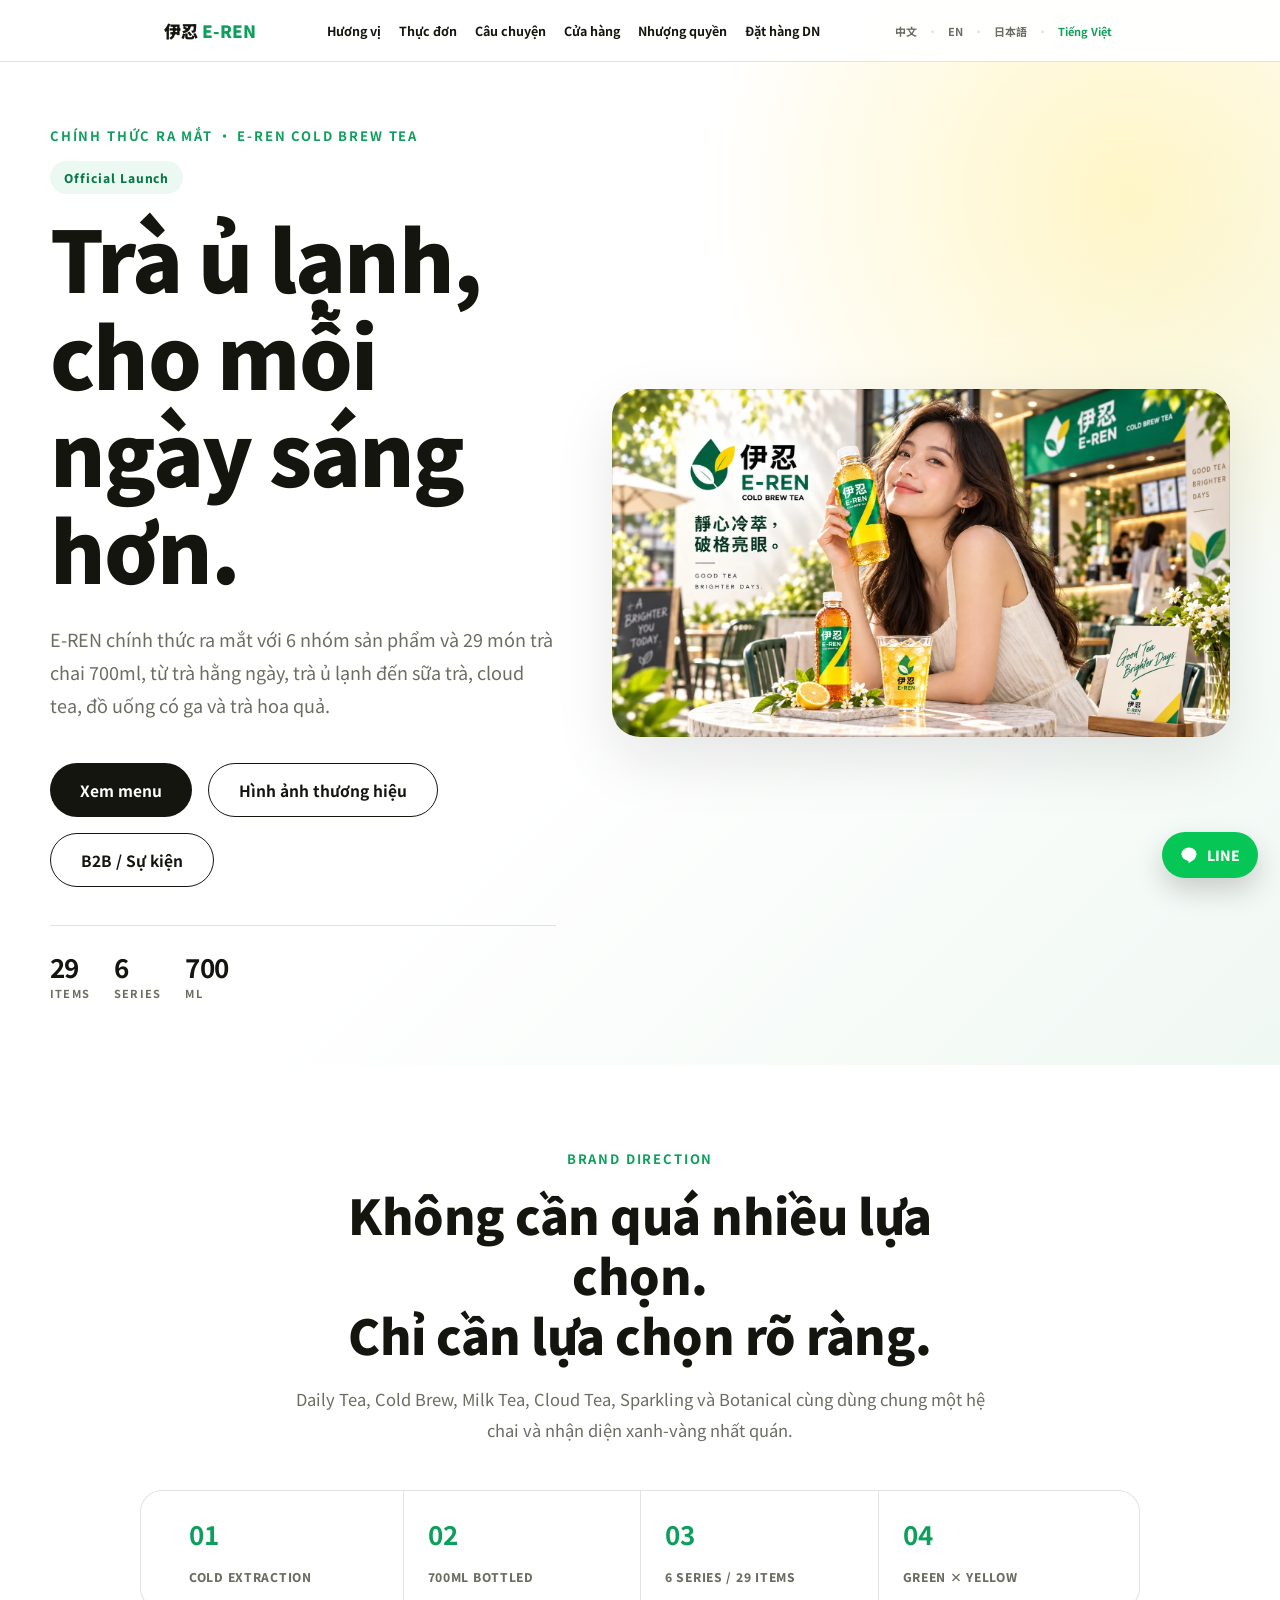
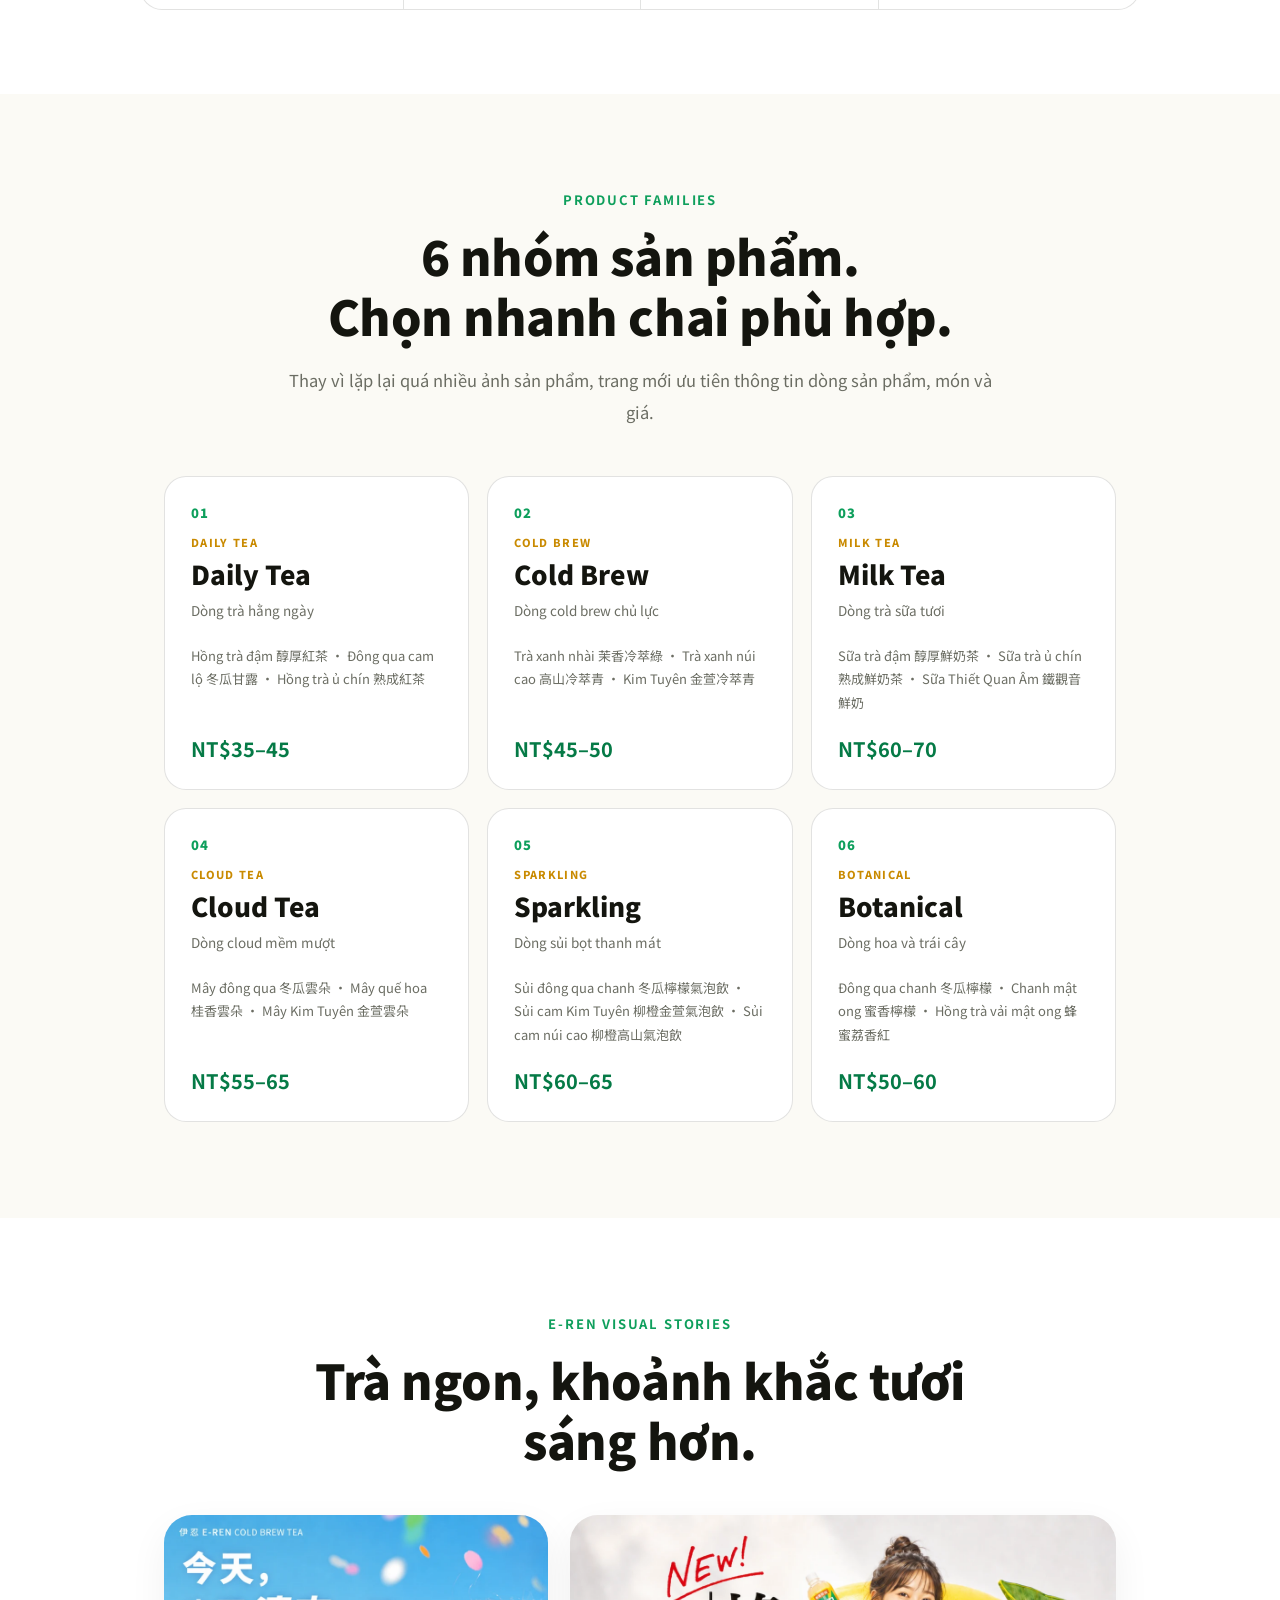
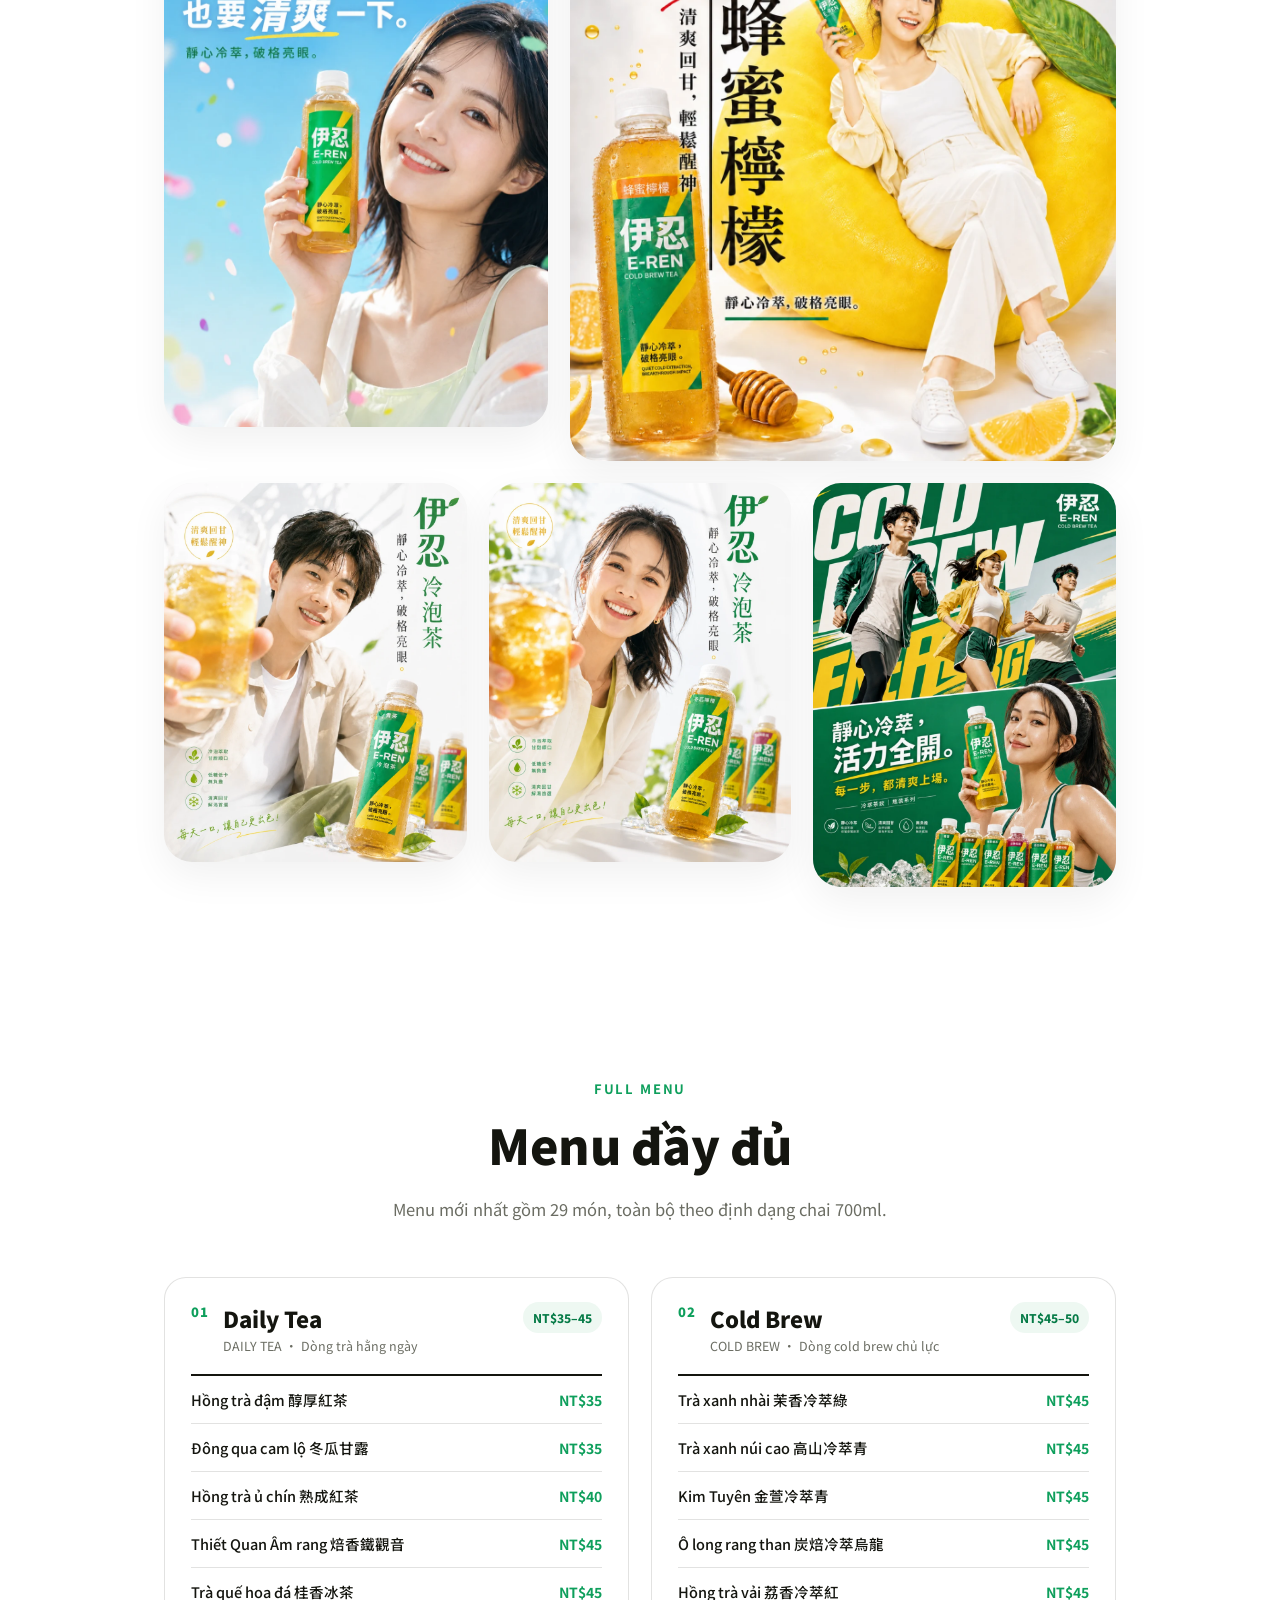
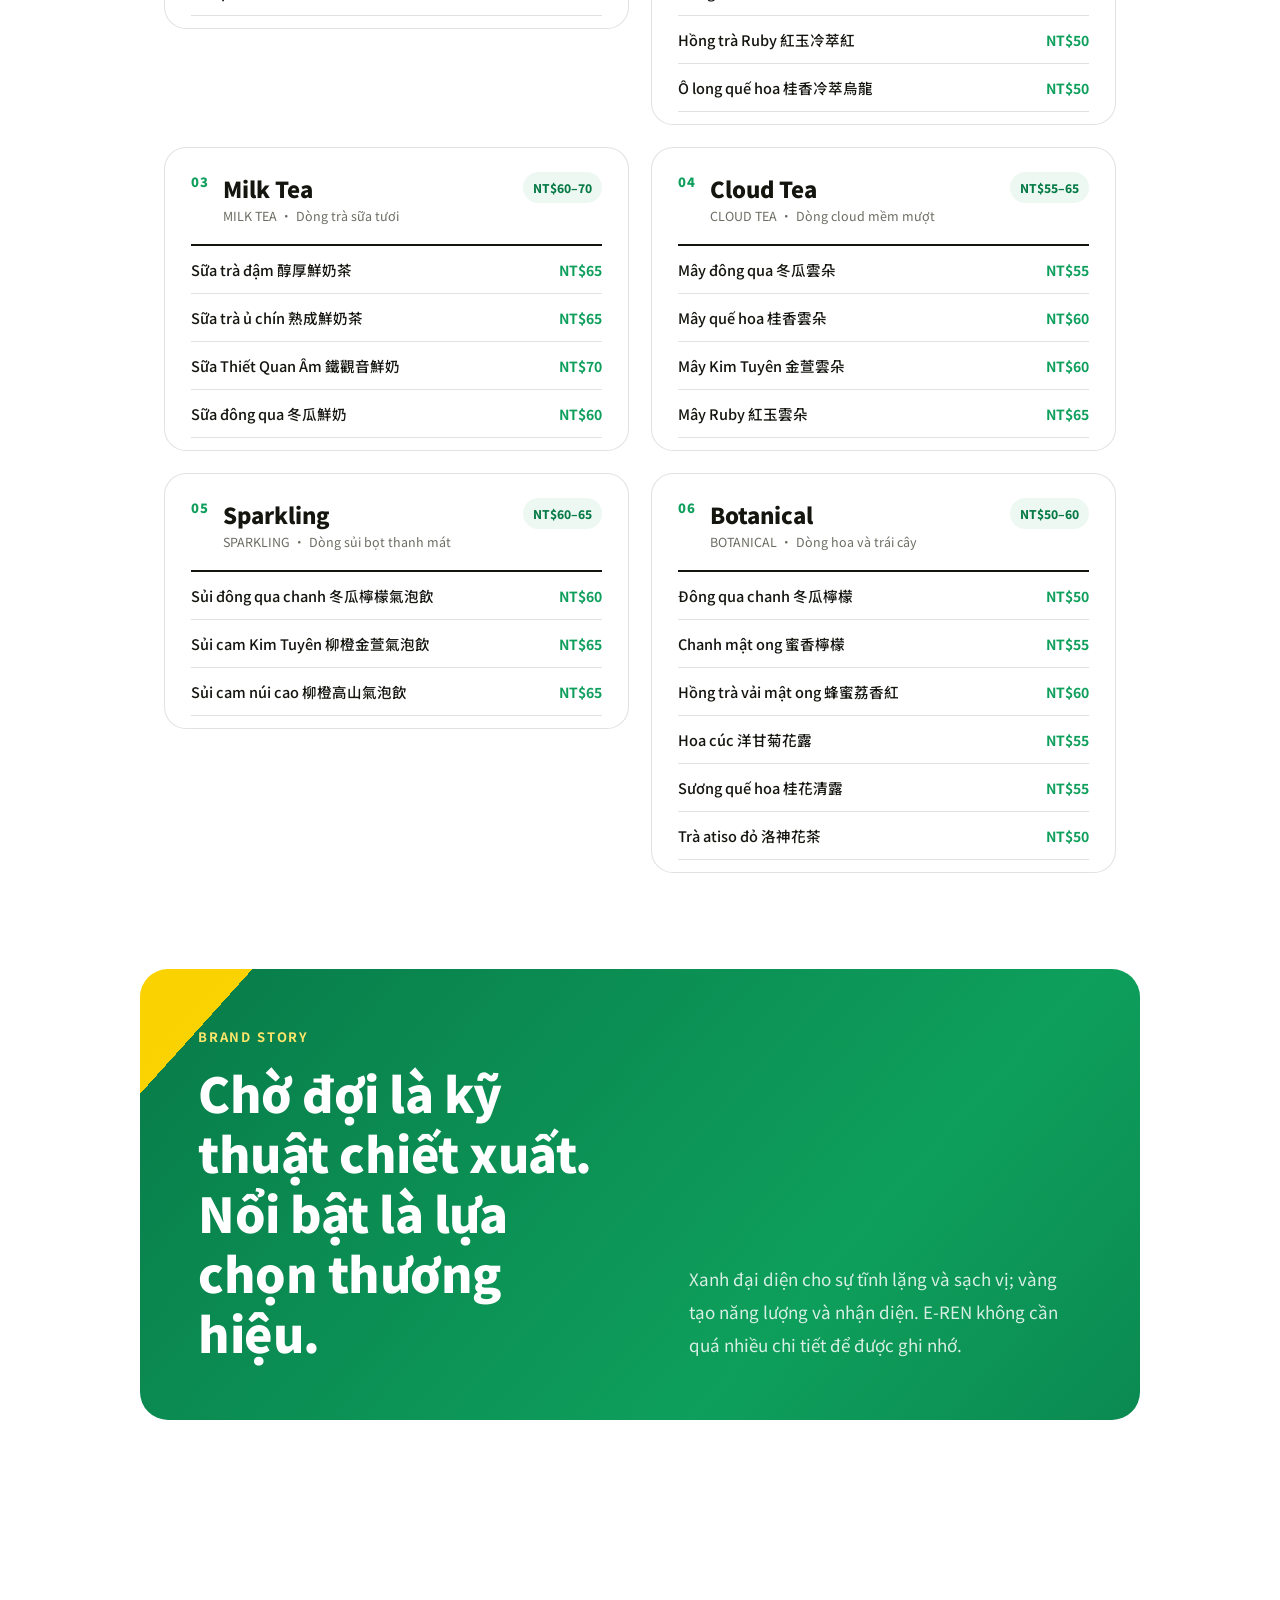
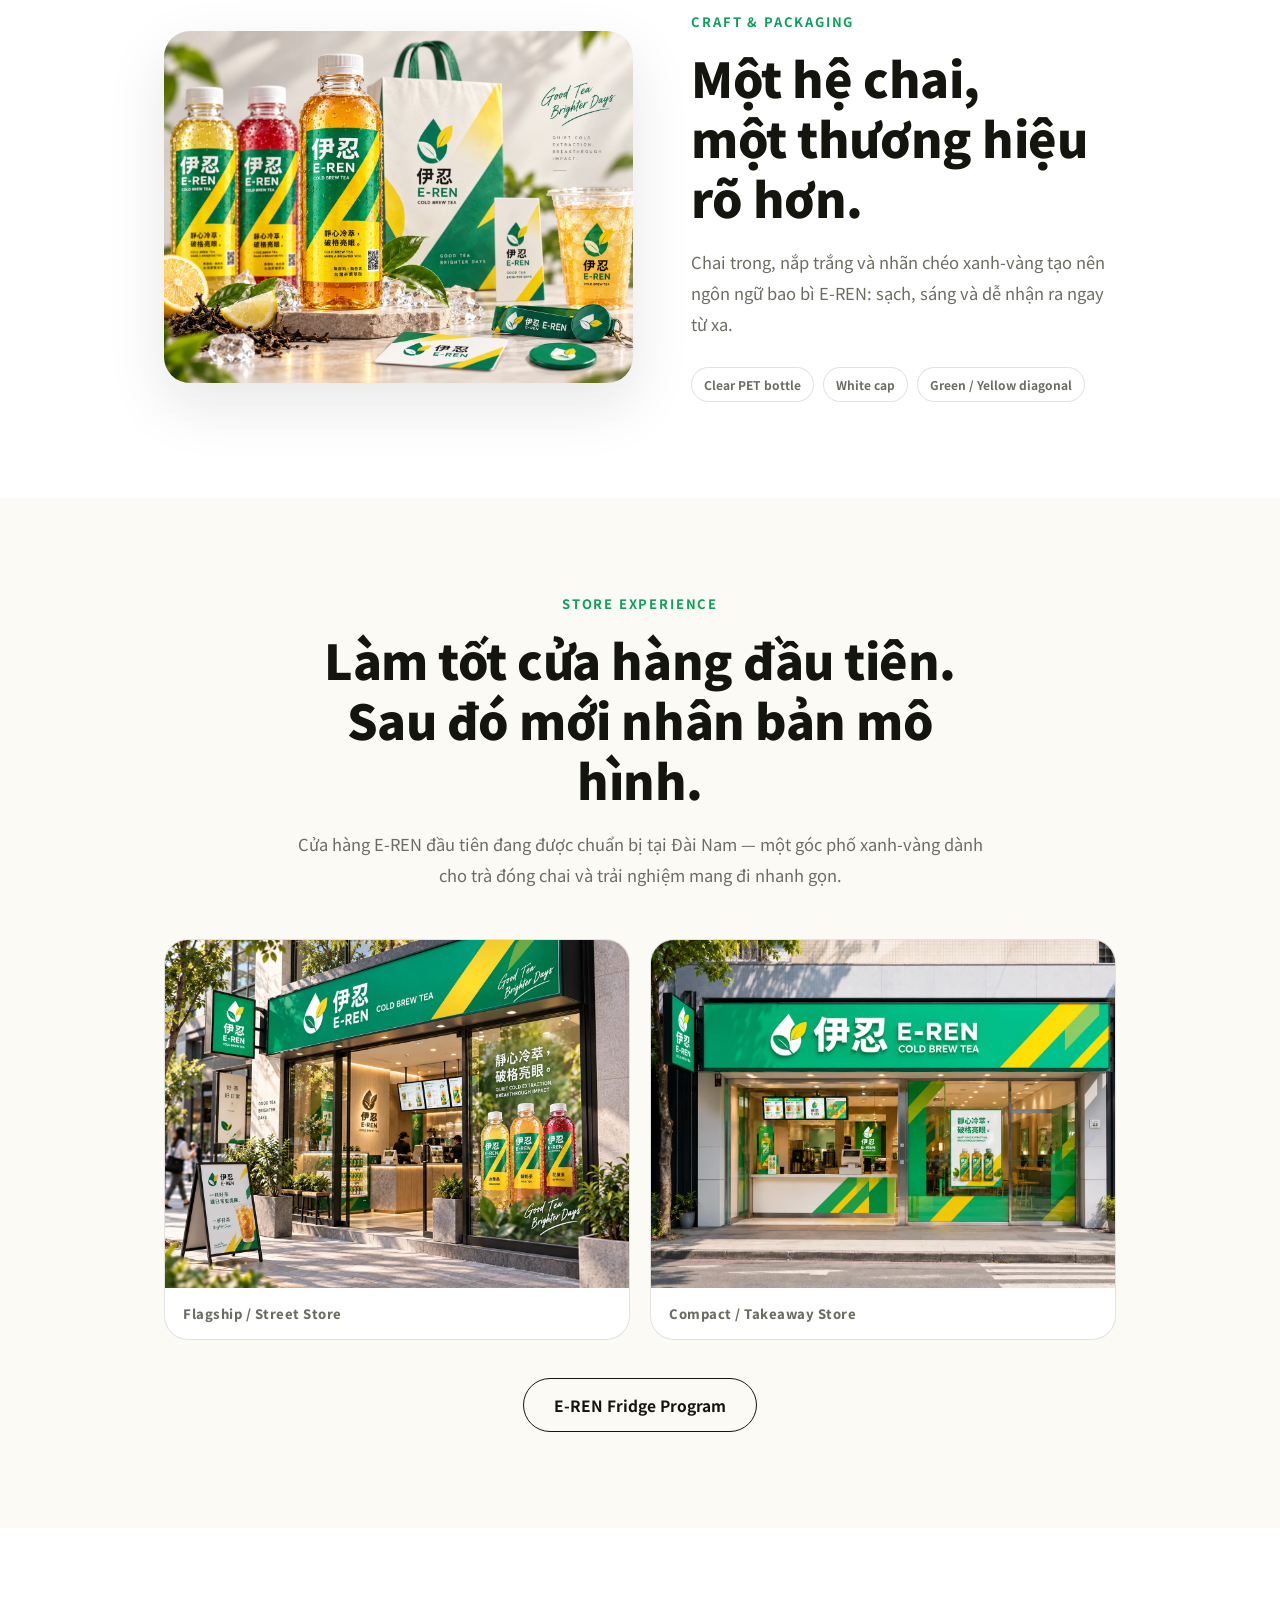
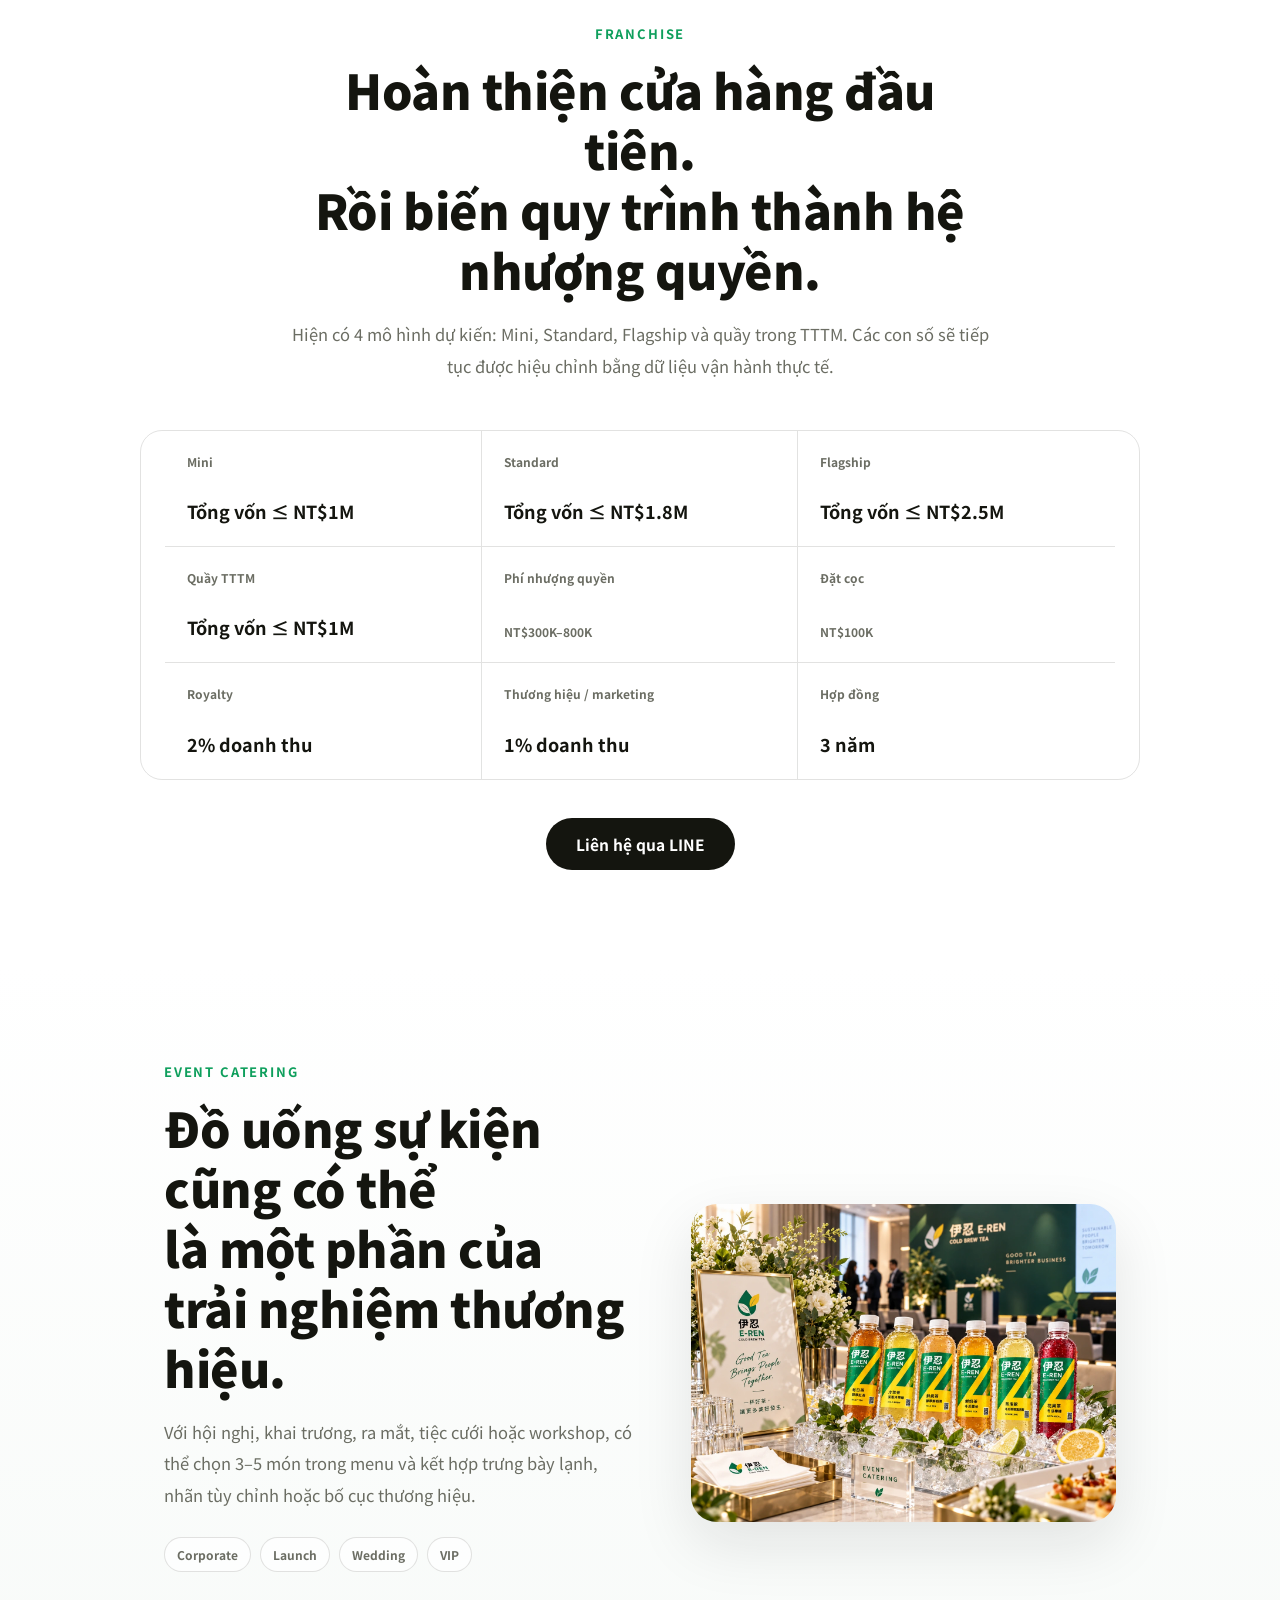
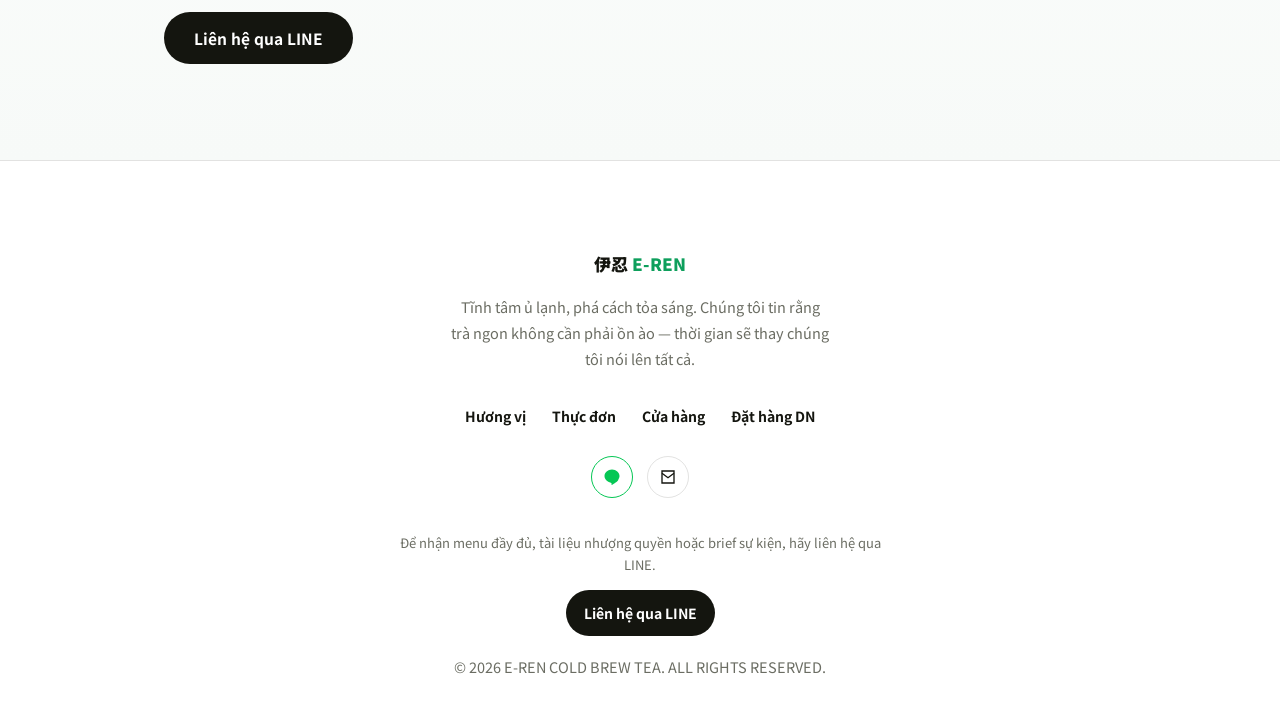
<file: vi/index.html>
<!DOCTYPE html>
<html lang="vi">
<head>
<meta charset="UTF-8">
<meta name="viewport" content="width=device-width, initial-scale=1.0">
<meta name="theme-color" content="#0E9F5C">
<meta name="robots" content="index,follow,max-image-preview:large">
<title>E-REN COLD BREW TEA | Chính thức ra mắt · 29 món trà chai 700ml</title>
<meta name="description" content="E-REN chính thức ra mắt với 6 nhóm sản phẩm và 29 món trà đóng chai 700ml. Cửa hàng đầu tiên tại Đài Nam đang được chuẩn bị; nhận hợp tác sự kiện và nhượng quyền.">
<meta property="og:title" content="E-REN COLD BREW TEA | Chính thức ra mắt · 29 món trà chai 700ml">
<meta property="og:description" content="E-REN chính thức ra mắt với 6 nhóm sản phẩm và 29 món trà đóng chai 700ml. Cửa hàng đầu tiên tại Đài Nam đang được chuẩn bị; nhận hợp tác sự kiện và nhượng quyền.">
<meta property="og:type" content="website">
<meta property="og:image" content="../images/updated/campaign-daily-eren.webp">
<link rel="icon" href="data:image/svg+xml,%3Csvg xmlns='http://www.w3.org/2000/svg' viewBox='0 0 100 100'%3E%3Ccircle cx='50' cy='50' r='48' fill='%230E9F5C'/%3E%3C/svg%3E">
<link rel="stylesheet" href="../css/style.css">
<style>
  /* Vietnamese labels run longer than the other languages — tighten nav
     spacing so the full nav fits on one line without wrapping. */
  .nav-links-4 { gap: 18px; font-size: 12.5px; }
  .lang-switch { gap: 6px; font-size: 11px; }
  .brand-4 { font-size: 17px; }
</style>
</head>
<body>

<!-- ============ NAV ============ -->
<nav class="site-nav">
  <div class="nav-inner">
    <a href="#top" class="brand-4">伊忍 <span>E-REN</span></a>
    <ul class="nav-links-4">
      <li><a href="#flavors">Hương vị</a></li>
      <li><a href="#menu">Thực đơn</a></li>
      <li><a href="#story">Câu chuyện</a></li>
      <li><a href="#store">Cửa hàng</a></li>
      <li><a href="#franchise">Nhượng quyền</a></li>
      <li><a href="#b2b">Đặt hàng DN</a></li>
    </ul>
    <div class="lang-switch">
      <a href="../index.html">中文</a><span class="sep">·</span>
      <a href="../en/index.html">EN</a><span class="sep">·</span>
      <a href="../ja/index.html">日本語</a><span class="sep">·</span>
      <a href="index.html" class="active">Tiếng Việt</a>
    </div>
    <button class="nav-toggle-4" aria-label="Mở menu" aria-expanded="false">
      <svg width="20" height="20" viewBox="0 0 24 24" fill="none" stroke="currentColor" stroke-width="2"><line x1="3" y1="7" x2="21" y2="7"/><line x1="3" y1="12" x2="21" y2="12"/><line x1="3" y1="17" x2="21" y2="17"/></svg>
    </button>
  </div>
  <div class="mobile-panel-4">
    <ul>
      <li><a href="#flavors">Hương vị</a></li>
      <li><a href="#menu">Thực đơn</a></li>
      <li><a href="#story">Câu chuyện</a></li>
      <li><a href="#store">Cửa hàng</a></li>
      <li><a href="#franchise">Nhượng quyền</a></li>
      <li><a href="#b2b" class="mobile-cta-4">Đặt hàng doanh nghiệp</a></li>
      <li class="mobile-lang-row"><div class="lang-switch">
        <a href="../index.html">中文</a><span class="sep">·</span>
        <a href="../en/index.html">EN</a><span class="sep">·</span>
        <a href="../ja/index.html">日本語</a><span class="sep">·</span>
        <a href="index.html" class="active">Tiếng Việt</a>
      </div></li>
    </ul>
  </div>
</nav>

<main id="top">
    <section class="hero-modern"><div class="hero-modern-inner"><div class="hero-copy reveal-4"><span class="eyebrow">CHÍNH THỨC RA MẮT · E-REN COLD BREW TEA</span><span class="hero-badge">Official Launch</span><h1 class="hero-4-title">Trà ủ lạnh,<br>cho mỗi ngày sáng hơn.</h1><p class="hero-4-sub">E-REN chính thức ra mắt với 6 nhóm sản phẩm và 29 món trà chai 700ml, từ trà hằng ngày, trà ủ lạnh đến sữa trà, cloud tea, đồ uống có ga và trà hoa quả.</p><div class="hero-4-actions"><a href="#menu" class="btn btn-dark">Xem menu</a><a href="#visual-stories" class="btn btn-line">Hình ảnh thương hiệu</a><a href="#b2b" class="btn btn-line">B2B / Sự kiện</a></div><div class="hero-kpis"><span><strong>29</strong> ITEMS</span><span><strong>6</strong> SERIES</span><span><strong>700</strong> ML</span></div></div><div class="hero-visual reveal-4"><img src="../images/updated/campaign-daily-eren.webp" alt="Hình ảnh thương hiệu chính thức E-REN" width="1672" height="941" decoding="async" fetchpriority="high"></div></div></section>

  <section class="section belief-modern">
    <div class="col reveal-4" style="text-align:center;"><span class="eyebrow">Brand Direction</span><h2 class="section-title">Không cần quá nhiều lựa chọn.<br>Chỉ cần lựa chọn rõ ràng.</h2><p class="section-body">Daily Tea, Cold Brew, Milk Tea, Cloud Tea, Sparkling và Botanical cùng dùng chung một hệ chai và nhận diện xanh-vàng nhất quán.</p></div>
    <div class="value-grid col-wide reveal-4"><div><strong>01</strong><span>COLD EXTRACTION</span></div><div><strong>02</strong><span>700ML BOTTLED</span></div><div><strong>03</strong><span>6 SERIES / 29 ITEMS</span></div><div><strong>04</strong><span>GREEN × YELLOW</span></div></div>
  </section>
<section id="flavors" class="section section-soft">
    <div class="col reveal-4" style="text-align:center;"><span class="eyebrow">Product Families</span><h2 class="section-title">6 nhóm sản phẩm.<br>Chọn nhanh chai phù hợp.</h2><p class="section-body">Thay vì lặp lại quá nhiều ảnh sản phẩm, trang mới ưu tiên thông tin dòng sản phẩm, món và giá.</p></div>
    <div class="series-grid col-wide reveal-4"><article class="series-card"><span class="series-no">01</span><span class="series-en">DAILY TEA</span><h3>Daily Tea</h3><p>Dòng trà hằng ngày</p><div class="series-samples">Hồng trà đậm 醇厚紅茶 · Đông qua cam lộ 冬瓜甘露 · Hồng trà ủ chín 熟成紅茶</div><strong>NT$35–45</strong></article><article class="series-card"><span class="series-no">02</span><span class="series-en">COLD BREW</span><h3>Cold Brew</h3><p>Dòng cold brew chủ lực</p><div class="series-samples">Trà xanh nhài 茉香冷萃綠 · Trà xanh núi cao 高山冷萃青 · Kim Tuyên 金萱冷萃青</div><strong>NT$45–50</strong></article><article class="series-card"><span class="series-no">03</span><span class="series-en">MILK TEA</span><h3>Milk Tea</h3><p>Dòng trà sữa tươi</p><div class="series-samples">Sữa trà đậm 醇厚鮮奶茶 · Sữa trà ủ chín 熟成鮮奶茶 · Sữa Thiết Quan Âm 鐵觀音鮮奶</div><strong>NT$60–70</strong></article><article class="series-card"><span class="series-no">04</span><span class="series-en">CLOUD TEA</span><h3>Cloud Tea</h3><p>Dòng cloud mềm mượt</p><div class="series-samples">Mây đông qua 冬瓜雲朵 · Mây quế hoa 桂香雲朵 · Mây Kim Tuyên 金萱雲朵</div><strong>NT$55–65</strong></article><article class="series-card"><span class="series-no">05</span><span class="series-en">SPARKLING</span><h3>Sparkling</h3><p>Dòng sủi bọt thanh mát</p><div class="series-samples">Sủi đông qua chanh 冬瓜檸檬氣泡飲 · Sủi cam Kim Tuyên 柳橙金萱氣泡飲 · Sủi cam núi cao 柳橙高山氣泡飲</div><strong>NT$60–65</strong></article><article class="series-card"><span class="series-no">06</span><span class="series-en">BOTANICAL</span><h3>Botanical</h3><p>Dòng hoa và trái cây</p><div class="series-samples">Đông qua chanh 冬瓜檸檬 · Chanh mật ong 蜜香檸檬 · Hồng trà vải mật ong 蜂蜜荔香紅</div><strong>NT$50–60</strong></article></div>
  </section>
  <section id="visual-stories" class="section visual-stories">
    <div class="col reveal-4" style="text-align:center;"><span class="eyebrow">E-REN Visual Stories</span><h2 class="section-title">Trà ngon, khoảnh khắc tươi sáng hơn.</h2></div>
    <div class="visual-story-grid col-wide reveal-4">
      <figure class="visual-story-card story-tall"><img src="../images/updated/campaign-fresh-day-poster.webp" alt="E-REN daily refresh campaign" decoding="async" loading="lazy"></figure>
      <figure class="visual-story-card story-square"><img src="../images/updated/campaign-honey-lemon-poster.webp" alt="E-REN honey lemon campaign" decoding="async" loading="lazy"></figure>
      <figure class="visual-story-card story-tall"><img src="../images/updated/campaign-male-lifestyle-poster.webp" alt="E-REN lifestyle campaign" decoding="async" loading="lazy"></figure>
      <figure class="visual-story-card story-tall"><img src="../images/updated/campaign-female-lifestyle-poster.webp" alt="E-REN lifestyle campaign" decoding="async" loading="lazy"></figure>
      <figure class="visual-story-card story-wide"><img src="../images/updated/campaign-energy-poster.webp" alt="E-REN energy campaign" decoding="async" loading="lazy"></figure>
    </div>
  </section>
<section id="menu" class="section">
    <div class="col reveal-4" style="text-align:center;"><span class="eyebrow">Full Menu</span><h2 class="section-title">Menu đầy đủ</h2><p class="section-body">Menu mới nhất gồm 29 món, toàn bộ theo định dạng chai 700ml.</p></div>
    <div class="menu-grid-modern col-wide reveal-4"><article class="menu-card-modern"><div class="menu-card-top"><span class="series-no">01</span><div><h3>Daily Tea</h3><p>DAILY TEA · Dòng trà hằng ngày</p></div><span class="series-range">NT$35–45</span></div><div class="menu-row-4"><span class="name">Hồng trà đậm 醇厚紅茶</span><span class="price">NT$35</span></div><div class="menu-row-4"><span class="name">Đông qua cam lộ 冬瓜甘露</span><span class="price">NT$35</span></div><div class="menu-row-4"><span class="name">Hồng trà ủ chín 熟成紅茶</span><span class="price">NT$40</span></div><div class="menu-row-4"><span class="name">Thiết Quan Âm rang 焙香鐵觀音</span><span class="price">NT$45</span></div><div class="menu-row-4"><span class="name">Trà quế hoa đá 桂香冰茶</span><span class="price">NT$45</span></div></article><article class="menu-card-modern"><div class="menu-card-top"><span class="series-no">02</span><div><h3>Cold Brew</h3><p>COLD BREW · Dòng cold brew chủ lực</p></div><span class="series-range">NT$45–50</span></div><div class="menu-row-4"><span class="name">Trà xanh nhài 茉香冷萃綠</span><span class="price">NT$45</span></div><div class="menu-row-4"><span class="name">Trà xanh núi cao 高山冷萃青</span><span class="price">NT$45</span></div><div class="menu-row-4"><span class="name">Kim Tuyên 金萱冷萃青</span><span class="price">NT$45</span></div><div class="menu-row-4"><span class="name">Ô long rang than 炭焙冷萃烏龍</span><span class="price">NT$45</span></div><div class="menu-row-4"><span class="name">Hồng trà vải 荔香冷萃紅</span><span class="price">NT$45</span></div><div class="menu-row-4"><span class="name">Hồng trà Ruby 紅玉冷萃紅</span><span class="price">NT$50</span></div><div class="menu-row-4"><span class="name">Ô long quế hoa 桂香冷萃烏龍</span><span class="price">NT$50</span></div></article><article class="menu-card-modern"><div class="menu-card-top"><span class="series-no">03</span><div><h3>Milk Tea</h3><p>MILK TEA · Dòng trà sữa tươi</p></div><span class="series-range">NT$60–70</span></div><div class="menu-row-4"><span class="name">Sữa trà đậm 醇厚鮮奶茶</span><span class="price">NT$65</span></div><div class="menu-row-4"><span class="name">Sữa trà ủ chín 熟成鮮奶茶</span><span class="price">NT$65</span></div><div class="menu-row-4"><span class="name">Sữa Thiết Quan Âm 鐵觀音鮮奶</span><span class="price">NT$70</span></div><div class="menu-row-4"><span class="name">Sữa đông qua 冬瓜鮮奶</span><span class="price">NT$60</span></div></article><article class="menu-card-modern"><div class="menu-card-top"><span class="series-no">04</span><div><h3>Cloud Tea</h3><p>CLOUD TEA · Dòng cloud mềm mượt</p></div><span class="series-range">NT$55–65</span></div><div class="menu-row-4"><span class="name">Mây đông qua 冬瓜雲朵</span><span class="price">NT$55</span></div><div class="menu-row-4"><span class="name">Mây quế hoa 桂香雲朵</span><span class="price">NT$60</span></div><div class="menu-row-4"><span class="name">Mây Kim Tuyên 金萱雲朵</span><span class="price">NT$60</span></div><div class="menu-row-4"><span class="name">Mây Ruby 紅玉雲朵</span><span class="price">NT$65</span></div></article><article class="menu-card-modern"><div class="menu-card-top"><span class="series-no">05</span><div><h3>Sparkling</h3><p>SPARKLING · Dòng sủi bọt thanh mát</p></div><span class="series-range">NT$60–65</span></div><div class="menu-row-4"><span class="name">Sủi đông qua chanh 冬瓜檸檬氣泡飲</span><span class="price">NT$60</span></div><div class="menu-row-4"><span class="name">Sủi cam Kim Tuyên 柳橙金萱氣泡飲</span><span class="price">NT$65</span></div><div class="menu-row-4"><span class="name">Sủi cam núi cao 柳橙高山氣泡飲</span><span class="price">NT$65</span></div></article><article class="menu-card-modern"><div class="menu-card-top"><span class="series-no">06</span><div><h3>Botanical</h3><p>BOTANICAL · Dòng hoa và trái cây</p></div><span class="series-range">NT$50–60</span></div><div class="menu-row-4"><span class="name">Đông qua chanh 冬瓜檸檬</span><span class="price">NT$50</span></div><div class="menu-row-4"><span class="name">Chanh mật ong 蜜香檸檬</span><span class="price">NT$55</span></div><div class="menu-row-4"><span class="name">Hồng trà vải mật ong 蜂蜜荔香紅</span><span class="price">NT$60</span></div><div class="menu-row-4"><span class="name">Hoa cúc 洋甘菊花露</span><span class="price">NT$55</span></div><div class="menu-row-4"><span class="name">Sương quế hoa 桂花清露</span><span class="price">NT$55</span></div><div class="menu-row-4"><span class="name">Trà atiso đỏ 洛神花茶</span><span class="price">NT$50</span></div></article></div>
  </section>

  <section id="story" class="section story-modern">
    <div class="col-wide story-modern-inner reveal-4"><div><span class="eyebrow">Brand Story</span><h2 class="section-title">Chờ đợi là kỹ thuật chiết xuất.<br>Nổi bật là lựa chọn thương hiệu.</h2></div><p>Xanh đại diện cho sự tĩnh lặng và sạch vị; vàng tạo năng lượng và nhận diện. E-REN không cần quá nhiều chi tiết để được ghi nhớ.</p></div>
  </section>

  <section class="section">
    <div class="split-modern col-wide reveal-4"><div class="split-media"><img src="../images/updated/package-lifestyle-eren.webp" alt="E-REN packaging and bottled tea presentation" width="1448" height="1086" decoding="async" loading="lazy"></div><div class="split-copy"><span class="eyebrow">Craft &amp; Packaging</span><h2 class="section-title">Một hệ chai,<br>một thương hiệu rõ hơn.</h2><p class="section-body">Chai trong, nắp trắng và nhãn chéo xanh-vàng tạo nên ngôn ngữ bao bì E-REN: sạch, sáng và dễ nhận ra ngay từ xa.</p><div class="mini-specs"><span>Clear PET bottle</span><span>White cap</span><span>Green / Yellow diagonal</span></div></div></div>
  </section>

  <section id="store" class="section section-soft">
    <div class="col reveal-4" style="text-align:center;"><span class="eyebrow">Store Experience</span><h2 class="section-title">Làm tốt cửa hàng đầu tiên.<br>Sau đó mới nhân bản mô hình.</h2><p class="section-body">Cửa hàng E-REN đầu tiên đang được chuẩn bị tại Đài Nam — một góc phố xanh-vàng dành cho trà đóng chai và trải nghiệm mang đi nhanh gọn.</p></div>
    <div class="store-grid col-wide reveal-4"><figure><img src="../images/updated/storefront-flagship-eren.webp" alt="E-REN flagship storefront" width="1448" height="1086" decoding="async" loading="lazy"><figcaption>Flagship / Street Store</figcaption></figure><figure><img src="../images/updated/storefront-eren.webp" alt="E-REN compact storefront" width="1448" height="1086" decoding="async" loading="lazy"><figcaption>Compact / Takeaway Store</figcaption></figure></div>
    <div class="center-actions"><a href="../fridge/index.html" class="btn btn-line">E-REN Fridge Program</a></div>
  </section>

  <section id="franchise" class="section">
    <div class="col reveal-4" style="text-align:center;"><span class="eyebrow">Franchise</span><h2 class="section-title">Hoàn thiện cửa hàng đầu tiên.<br>Rồi biến quy trình thành hệ nhượng quyền.</h2><p class="section-body">Hiện có 4 mô hình dự kiến: Mini, Standard, Flagship và quầy trong TTTM. Các con số sẽ tiếp tục được hiệu chỉnh bằng dữ liệu vận hành thực tế.</p></div>
    <div class="franchise-grid col-wide reveal-4"><div class="fr-stat"><span>Mini</span><strong>Tổng vốn ≤ NT$1M</strong></div><div class="fr-stat"><span>Standard</span><strong>Tổng vốn ≤ NT$1.8M</strong></div><div class="fr-stat"><span>Flagship</span><strong>Tổng vốn ≤ NT$2.5M</strong></div><div class="fr-stat"><span>Quầy TTTM</span><strong>Tổng vốn ≤ NT$1M</strong></div><div class="fr-stat"><span>Phí nhượng quyền</span><span class="price">NT$300K–800K</span></div><div class="fr-stat"><span>Đặt cọc</span><span class="price">NT$100K</span></div><div class="fr-stat"><span>Royalty</span><strong>2% doanh thu</strong></div><div class="fr-stat"><span>Thương hiệu / marketing</span><strong>1% doanh thu</strong></div><div class="fr-stat"><span>Hợp đồng</span><strong>3 năm</strong></div></div>
    <div class="center-actions"><a href="https://line.me/ti/p/b4cw8g0Qvp" target="_blank" rel="noopener" class="btn btn-dark">Liên hệ qua LINE</a></div>
  </section>

  <section id="b2b" class="section b2b-modern">
    <div class="split-modern col-wide reveal-4"><div class="split-copy"><span class="eyebrow">Event Catering</span><h2 class="section-title">Đồ uống sự kiện cũng có thể<br>là một phần của trải nghiệm thương hiệu.</h2><p class="section-body">Với hội nghị, khai trương, ra mắt, tiệc cưới hoặc workshop, có thể chọn 3–5 món trong menu và kết hợp trưng bày lạnh, nhãn tùy chỉnh hoặc bố cục thương hiệu.</p><div class="mini-specs"><span>Corporate</span><span>Launch</span><span>Wedding</span><span>VIP</span></div><div class="hero-4-actions left"><a href="https://line.me/ti/p/b4cw8g0Qvp" target="_blank" rel="noopener" class="btn btn-dark">Liên hệ qua LINE</a></div></div><div class="split-media"><img src="../images/updated/event-conference-eren.webp" alt="E-REN corporate event beverage display" width="1448" height="1086" decoding="async" loading="lazy"></div></div>
  </section>
</main>

<!-- ============ FOOTER ============ -->
<footer class="footer-4">
  <div class="col">
    <span class="brand-4">伊忍 <span>E-REN</span></span>
    <p>Tĩnh tâm ủ lạnh, phá cách tỏa sáng. Chúng tôi tin rằng trà ngon không cần phải ồn ào — thời gian sẽ thay chúng tôi nói lên tất cả.</p>

    <div class="footer-4-links">
      <a href="#flavors">Hương vị</a>
      <a href="#menu">Thực đơn</a>
      <a href="#store">Cửa hàng</a>
      <a href="#b2b">Đặt hàng DN</a>
    </div>
    <div class="footer-4-social">
      <a href="https://line.me/ti/p/b4cw8g0Qvp" target="_blank" rel="noopener" aria-label="LINE" style="color:#06C755; border-color:#06C755;">
        <svg width="18" height="18" viewBox="0 0 24 24" fill="currentColor"><path d="M12 2C6.48 2 2 5.94 2 10.8c0 4.36 3.58 8.01 8.42 8.72.33.07.77.22.88.5.1.26.07.66.03.92l-.14.86c-.04.26-.2 1 .87.55 1.08-.46 5.8-3.42 7.92-5.85C21.24 14.1 22 12.53 22 10.8 22 5.94 17.52 2 12 2Z"/></svg>
      </a>
      <a href="mailto:d721104@gmail.com" aria-label="Email">
        <svg width="18" height="18" viewBox="0 0 24 24" fill="none" stroke="currentColor" stroke-width="1.8"><path d="M4 4h16v16H4z"/><path d="m4 7 8 6 8-6"/></svg>
      </a>
    </div>
<div class="newsletter-4" id="newsletter-form-4"><span>Để nhận menu đầy đủ, tài liệu nhượng quyền hoặc brief sự kiện, hãy liên hệ qua LINE.</span><a href="https://line.me/ti/p/b4cw8g0Qvp" target="_blank" rel="noopener">Liên hệ qua LINE</a></div>

    <p class="footer-4-bottom">&copy; 2026 E-REN COLD BREW TEA. ALL RIGHTS RESERVED.</p>
  </div>
</footer>

<script src="../js/main.js"></script>

<a class="floating-line" href="https://line.me/ti/p/b4cw8g0Qvp" target="_blank" rel="noopener" aria-label="LINE">
  <svg width="18" height="18" viewBox="0 0 24 24" fill="currentColor" aria-hidden="true"><path d="M12 2C6.48 2 2 5.94 2 10.8c0 4.36 3.58 8.01 8.42 8.72.33.07.77.22.88.5.1.26.07.66.03.92l-.14.86c-.04.26-.2 1 .87.55 1.08-.46 5.8-3.42 7.92-5.85C21.24 14.1 22 12.53 22 10.8 22 5.94 17.52 2 12 2Z"/></svg>
  <span>LINE</span>
</a>

</body>
</html>
</file>
<file: css/style.css>
/* ==========================================================================
   伊忍 E-REN COLD BREW TEA — 2026 Website System
   Rules: one thing at a time. No side-by-side images. No forced cropping —
   every image renders at its true natural aspect ratio. No product codes.
   ========================================================================== */

@import url('https://fonts.googleapis.com/css2?family=Noto+Sans+TC:wght@400;500;700;900&display=swap');

:root {
  --ink: #14150F;
  --paper: #FFFFFF;
  --leaf: #0E9F5C;
  --amber: #C98A00;
  --muted: #6B6D63;
  --rule: rgba(20,21,15,0.12);
  --font: 'Noto Sans TC', system-ui, sans-serif;
  --col: 760px;
}

*, *::before, *::after { box-sizing: border-box; }
html { scroll-behavior: smooth; scroll-padding-top: 90px; }
@media (prefers-reduced-motion: reduce) {
  html { scroll-behavior: auto; }
  *, *::before, *::after { animation-duration: 0.001ms !important; transition-duration: 0.001ms !important; }
}
body {
  margin: 0;
  background: var(--paper);
  color: var(--ink);
  font-family: var(--font);
  -webkit-font-smoothing: antialiased;
  overflow-x: hidden;
}
img { max-width: 100%; display: block; user-select: none; height: auto; }
a { color: inherit; text-decoration: none; }
button { font-family: inherit; cursor: pointer; background: none; border: none; }
ul { margin: 0; padding: 0; list-style: none; }
h1, h2, h3, h4, p { margin: 0; }
:focus-visible { outline: 2px solid var(--leaf); outline-offset: 3px; }

/* Single content spine — everything lives in this one column */
.col {
  max-width: var(--col);
  margin: 0 auto;
  padding: 0 24px;
}
.col-wide {
  max-width: 1000px;
  margin: 0 auto;
  padding: 0 24px;
}

/* ---------- Type & shared bits ---------- */
.eyebrow {
  display: block;
  font-weight: 700;
  font-size: 13px;
  letter-spacing: 0.14em;
  text-transform: uppercase;
  color: var(--leaf);
  margin-bottom: 16px;
}
.btn {
  display: inline-flex; align-items: center; gap: 8px;
  font-weight: 700; font-size: 15.5px;
  padding: 15px 30px;
  border-radius: 100px;
  transition: background 0.25s ease, color 0.25s ease, transform 0.25s ease;
}
.btn-dark { background: var(--ink); color: var(--paper); }
.btn-dark:hover { background: var(--leaf); transform: translateY(-2px); }
.btn-line { border: 1.5px solid var(--ink); color: var(--ink); }
.btn-line:hover { background: var(--ink); color: var(--paper); }

hr.rule { border: none; border-top: 1px solid var(--rule); margin: 0; }

/* ---------- Photo block: the ONE repeating image pattern ---------- */
.photo-block { margin: 64px auto; }
.photo-block img { width: 100%; border-radius: 18px; }
.photo-block .cap {
  margin-top: 16px;
  font-size: 14px;
  color: var(--muted);
  text-align: center;
}
.photo-block.full { max-width: 1000px; }
.photo-block.contained { max-width: var(--col); }
.photo-block.snug { max-width: 480px; }

.section { padding: 96px 0; }
.section-title {
  font-weight: 900;
  font-size: clamp(32px, 5vw, 48px);
  line-height: 1.25;
  letter-spacing: -0.01em;
}
.section-body { margin-top: 20px; font-size: 16.5px; line-height: 1.9; color: var(--muted); }
.section-body strong { color: var(--ink); }

/* ==========================================================================
   Nav
   ========================================================================== */
.site-nav {
  position: fixed; top: 0; left: 0; right: 0; z-index: 100;
  background: rgba(255,255,255,0.94);
  backdrop-filter: blur(10px);
  border-bottom: 1px solid var(--rule);
}
.nav-inner {
  max-width: 1000px; margin: 0 auto; padding: 18px 24px;
  display: flex; align-items: center; justify-content: space-between;
  transition: padding 0.3s ease;
}
.brand-4 { font-weight: 900; font-size: 20px; }
.brand-4 span { color: var(--leaf); }
.nav-links-4 { display: flex; gap: 36px; font-weight: 700; font-size: 14.5px; }
.nav-links-4 a:hover { color: var(--leaf); }
.nav-toggle-4 { display: none; padding: 6px; }
.mobile-panel-4 { display: none; border-top: 1px solid var(--rule); background: var(--paper); }
.mobile-panel-4.open { display: block; }
.mobile-panel-4 ul { display: flex; flex-direction: column; padding: 22px 24px; gap: 22px; font-weight: 700; font-size: 17px; }
.mobile-panel-4 .mobile-cta-4 { color: var(--leaf); }

.lang-switch { display: flex; align-items: center; gap: 10px; font-size: 12.5px; font-weight: 700; color: var(--muted); }
.lang-switch a { padding: 2px 4px; transition: color 0.2s ease; }
.lang-switch a:hover, .lang-switch a.active { color: var(--leaf); }
.lang-switch span.sep { color: var(--rule); }
.mobile-panel-4 .lang-switch { padding-top: 4px; font-size: 15px; gap: 14px; }

@media (max-width: 1080px) {
  .nav-links-4 { display: none; }
  .nav-toggle-4 { display: block; }
  .nav-inner .lang-switch { display: none; }
}

/* ==========================================================================
   Hero — text first, one image below, nothing beside it
   ========================================================================== */
.hero-4 { padding: 156px 0 0; text-align: center; }
.hero-4-title {
  font-weight: 900;
  font-size: clamp(40px, 7vw, 76px);
  line-height: 1.15;
  letter-spacing: -0.02em;
}
.hero-4-title .hl { color: var(--leaf); }
.hero-4-sub {
  margin: 26px auto 0;
  font-size: 18px; line-height: 1.85; color: var(--muted);
  max-width: 560px;
}
.hero-4-actions { display: flex; gap: 16px; justify-content: center; margin-top: 40px; flex-wrap: wrap; }

/* ==========================================================================
   Simple stat line (text only, no image pairing)
   ========================================================================== */
.stat-line {
  padding: 40px 0;
  border-top: 1px solid var(--rule);
  border-bottom: 1px solid var(--rule);
  text-align: center;
}
.stat-line ul { display: flex; flex-wrap: wrap; justify-content: center; gap: 12px 0; }
.stat-line li {
  font-weight: 700; font-size: 14px; color: var(--muted);
  padding: 0 22px;
  position: relative;
}
.stat-line li:not(:first-child)::before {
  content: '·'; position: absolute; left: -3px; color: var(--rule); font-weight: 900;
}

/* ==========================================================================
   Flavor journey — heading, short text, then ONE photo, repeat
   ========================================================================== */
.flavor-entry { max-width: var(--col); margin: 0 auto; padding: 0 24px; text-align: center; }
.flavor-entry .tag { font-weight: 700; font-size: 13px; color: var(--amber); letter-spacing: 0.08em; text-transform: uppercase; }
.flavor-entry h3 { font-weight: 900; font-size: clamp(26px, 3.6vw, 34px); margin: 10px 0 12px; }
.flavor-entry p { color: var(--muted); font-size: 15.5px; line-height: 1.8; max-width: 480px; margin: 0 auto; }
.flavor-entry .price { display: inline-block; margin-top: 14px; font-weight: 900; font-size: 20px; }

/* ==========================================================================
   Menu — plain stacked list, one category at a time
   ========================================================================== */
.menu-cat-4 { margin-bottom: 56px; }
.menu-cat-4:last-child { margin-bottom: 0; }
.menu-cat-4-head { margin-bottom: 4px; }
.menu-cat-4-head h3 { font-weight: 900; font-size: 24px; }
.menu-cat-4-head .meta { font-size: 13.5px; color: var(--muted); margin-top: 4px; display: block; }
.menu-row-4 {
  display: flex; align-items: baseline; justify-content: space-between; gap: 16px;
  padding: 15px 0;
  border-bottom: 1px solid var(--rule);
}
.menu-row-4 .name { font-weight: 500; font-size: 16px; }
.menu-row-4 .name .star { color: var(--amber); margin-right: 6px; }
.menu-row-4 .price { font-weight: 700; font-size: 15.5px; color: var(--leaf); white-space: nowrap; }

.menu-note-4 {
  margin-top: 40px;
  padding-top: 32px;
  border-top: 1px solid var(--rule);
  font-size: 14px; color: var(--muted); line-height: 2;
}
.menu-note-4 strong { color: var(--ink); }

.rank-4 { margin-top: 56px; padding-top: 40px; border-top: 1px solid var(--rule); text-align: center; }
.rank-4 h3 { font-weight: 900; font-size: 22px; margin-bottom: 24px; }
.rank-4 ol { display: flex; flex-direction: column; gap: 10px; max-width: 340px; margin: 0 auto; text-align: left; }
.rank-4 li { display: flex; gap: 14px; font-weight: 500; font-size: 15px; }
.rank-4 .no { font-weight: 900; color: var(--leaf); width: 22px; flex-shrink: 0; }

/* ==========================================================================
   Store / B2B meta list
   ========================================================================== */
.meta-list-4 { margin-top: 28px; display: flex; flex-direction: column; gap: 14px; }
.meta-list-4 li { display: flex; gap: 20px; font-size: 15px; }
.meta-list-4 .label { font-weight: 700; color: var(--leaf); width: 84px; flex-shrink: 0; font-size: 13px; text-transform: uppercase; letter-spacing: 0.04em; }

/* ==========================================================================
   Fridge program — interactive profit calculator
   ========================================================================== */
.fridge-calc {
  max-width: var(--col);
  margin: 40px auto 0;
  background: #FAFAF7;
  border-radius: 24px;
  padding: 40px;
}
.fridge-slider-label { font-weight: 700; font-size: 15px; margin-bottom: 18px; display: block; }
.fridge-slider {
  -webkit-appearance: none; appearance: none;
  width: 100%; height: 8px; border-radius: 100px;
  background: var(--rule); outline: none; margin-bottom: 14px; cursor: pointer;
}
.fridge-slider::-webkit-slider-thumb {
  -webkit-appearance: none; appearance: none;
  width: 26px; height: 26px; border-radius: 50%;
  background: var(--leaf); border: 3px solid var(--paper);
  box-shadow: 0 2px 10px rgba(0,0,0,0.28); cursor: pointer;
}
.fridge-slider::-moz-range-thumb {
  width: 26px; height: 26px; border-radius: 50%;
  background: var(--leaf); border: 3px solid var(--paper);
  box-shadow: 0 2px 10px rgba(0,0,0,0.28); cursor: pointer;
}
.fridge-slider-value { display: flex; justify-content: space-between; align-items: center; font-size: 13px; color: var(--muted); margin-bottom: 28px; }
.fridge-slider-value .val { background: var(--ink); color: var(--paper); padding: 7px 18px; border-radius: 100px; font-weight: 700; font-size: 15px; }
.fridge-result-row { display: flex; justify-content: space-between; align-items: center; padding: 18px 22px; border-radius: 14px; margin-bottom: 12px; gap: 16px; }
.fridge-result-row.host { background: var(--paper); border: 1.5px solid var(--rule); }
.fridge-result-row.hq { background: var(--ink); }
.fridge-result-row .flabel { font-weight: 700; font-size: 14px; }
.fridge-result-row.hq .flabel { color: #d8d9d0; }
.fridge-result-row .amount { font-weight: 900; font-size: 21px; white-space: nowrap; }
.fridge-result-row.host .amount { color: var(--leaf); }
.fridge-result-row.hq .amount { color: #FFD84D; }
.fridge-note { font-size: 12px; color: var(--muted); margin-top: 16px; line-height: 1.8; }

.venue-entry {
  max-width: var(--col); margin: 0 auto 40px; padding: 0 24px;
  display: flex; gap: 20px; align-items: flex-start; text-align: left;
}
.venue-entry:last-child { margin-bottom: 0; }
.venue-icon {
  width: 56px; height: 56px; border-radius: 16px; background: #FAFAF7;
  display: flex; align-items: center; justify-content: center; flex-shrink: 0; color: var(--leaf);
}
.venue-entry h4 { font-weight: 900; font-size: 18px; margin-bottom: 6px; }
.venue-entry p { color: var(--muted); font-size: 14.5px; line-height: 1.75; }

@media (max-width: 600px) {
  .fridge-calc { padding: 28px 22px; }
  .venue-entry { gap: 14px; }
}

/* ==========================================================================
   Event catering — collaboration plan cards & tag lists
   ========================================================================== */
.event-hook {
  display: inline-block;
  margin-top: 18px;
  font-weight: 900;
  font-size: clamp(18px, 2.2vw, 22px);
  color: var(--leaf-deep, var(--leaf));
  background: #FAFAF7;
  padding: 10px 22px;
  border-radius: 100px;
}
.tag-list {
  font-size: 14.5px;
  color: var(--muted);
  line-height: 2.1;
}
.tag-list strong { color: var(--ink); font-weight: 700; }

.plan-card {
  max-width: var(--col); margin: 0 auto 28px; padding: 26px 28px;
  background: #FAFAF7; border-radius: 18px; text-align: left;
}
.plan-card:last-child { margin-bottom: 0; }
.plan-card .plan-name { font-weight: 900; font-size: 19px; margin-bottom: 12px; }
.plan-card .plan-name .num { color: var(--leaf); margin-right: 6px; }
.plan-card p { font-size: 14.5px; color: var(--muted); line-height: 1.8; margin-top: 6px; }
.plan-card p strong { color: var(--ink); font-weight: 700; }

.section-link-card {
  max-width: var(--col); margin: 56px auto 0; padding: 30px 32px;
  border: 1.5px solid var(--rule); border-radius: 18px; text-align: center;
}
.section-link-card p { font-size: 14.5px; color: var(--muted); margin-bottom: 16px; line-height: 1.8; }

/* ==========================================================================
   Footer — stacked, single column
   ========================================================================== */
.footer-4 { padding: 90px 0 40px; border-top: 1px solid var(--rule); text-align: center; }
.footer-4 .brand-4 { justify-content: center; display: inline-block; }
.footer-4 p { margin: 18px auto 0; color: var(--muted); font-size: 14.5px; max-width: 380px; line-height: 1.8; }
.footer-4-links { display: flex; justify-content: center; flex-wrap: wrap; gap: 26px; margin-top: 34px; font-weight: 700; font-size: 14px; }
.footer-4-links a:hover { color: var(--leaf); }
.footer-4-social { display: flex; justify-content: center; gap: 14px; margin-top: 30px; }
.footer-4-social a {
  width: 42px; height: 42px; border-radius: 50%; border: 1.5px solid var(--rule);
  display: flex; align-items: center; justify-content: center; color: var(--ink);
  transition: background 0.2s, color 0.2s, border-color 0.2s;
}
.footer-4-social a:hover { background: var(--leaf); border-color: var(--leaf); color: var(--paper); }
.newsletter-4 { display: flex; flex-direction: column; gap: 10px; max-width: 320px; margin: 34px auto 0; }
.newsletter-4 input {
  background: var(--paper); border: 1.5px solid var(--rule); border-radius: 100px;
  padding: 13px 18px; font-size: 14.5px; text-align: center;
}
.newsletter-4 input:focus { outline: none; border-color: var(--leaf); }
.newsletter-4 button { background: var(--ink); color: var(--paper); border-radius: 100px; padding: 13px; font-weight: 700; font-size: 14px; }
.newsletter-4 button:hover { background: var(--leaf); }
.footer-4-bottom { margin-top: 50px; font-size: 12px; color: var(--muted); }

/* ---------- Reveal ---------- */
.reveal-4 { opacity: 1; transform: none; }
@media (prefers-reduced-motion: reduce) { .reveal-4 { opacity: 1; transform: none; } }

@media (max-width: 600px) {
  .section { padding: 72px 0; }
  .photo-block { margin: 48px auto; }
}

/* ==========================================================================
   E-REN 2026 refresh — compact, conversion-focused layout
   ========================================================================== */
:root {
  --leaf-deep: #057a46;
  --leaf-soft: #eef8f2;
  --yellow: #ffd400;
  --cream: #fbfaf5;
  --shadow: 0 22px 60px rgba(20, 21, 15, 0.10);
}

.section-soft { background: var(--cream); }

.hero-modern {
  padding: 126px 24px 64px;
  background:
    radial-gradient(circle at 88% 18%, rgba(255,212,0,.22), transparent 30%),
    linear-gradient(135deg, #ffffff 0%, #ffffff 54%, #f0f8f3 100%);
}
.hero-modern-inner {
  max-width: 1180px;
  margin: 0 auto;
  display: grid;
  grid-template-columns: minmax(0, .9fr) minmax(0, 1.1fr);
  gap: 56px;
  align-items: center;
}
.hero-copy { text-align: left; }
.hero-copy .hero-4-title { font-size: clamp(48px, 6.6vw, 86px); }
.hero-copy .hero-4-sub { margin-left: 0; max-width: 610px; }
.hero-copy .hero-4-actions { justify-content: flex-start; }
.hero-visual {
  position: relative;
  border-radius: 28px;
  overflow: hidden;
  box-shadow: var(--shadow);
  background: var(--paper);
}
.hero-visual::after {
  content: '';
  position: absolute;
  inset: 0;
  pointer-events: none;
  border: 1px solid rgba(20,21,15,.08);
  border-radius: inherit;
}
.hero-visual img { width: 100%; aspect-ratio: 16 / 9; object-fit: cover; }
.hero-kpis {
  display: flex;
  gap: 24px;
  margin-top: 38px;
  padding-top: 22px;
  border-top: 1px solid var(--rule);
  flex-wrap: wrap;
}
.hero-kpis span { font-size: 11px; letter-spacing: .11em; color: var(--muted); font-weight: 700; }
.hero-kpis strong { display: block; color: var(--ink); font-size: 26px; letter-spacing: -.02em; }

.belief-modern { padding-top: 84px; padding-bottom: 84px; }
.value-grid {
  margin-top: 44px;
  display: grid;
  grid-template-columns: repeat(4, 1fr);
  border: 1px solid var(--rule);
  border-radius: 22px;
  overflow: hidden;
  background: var(--paper);
}
.value-grid > div { padding: 24px; min-height: 118px; display: flex; flex-direction: column; justify-content: space-between; }
.value-grid > div + div { border-left: 1px solid var(--rule); }
.value-grid strong { color: var(--leaf); font-size: 26px; }
.value-grid span { font-size: 12px; color: var(--muted); font-weight: 800; letter-spacing: .06em; }

.series-grid {
  margin-top: 48px;
  display: grid;
  grid-template-columns: repeat(3, minmax(0,1fr));
  gap: 18px;
}
.series-card {
  background: var(--paper);
  border: 1px solid var(--rule);
  border-radius: 22px;
  padding: 26px;
  min-height: 270px;
  display: flex;
  flex-direction: column;
  transition: transform .25s ease, box-shadow .25s ease, border-color .25s ease;
}
.series-card:hover { transform: translateY(-4px); box-shadow: 0 16px 38px rgba(20,21,15,.08); border-color: rgba(14,159,92,.26); }
.series-no { color: var(--leaf); font-weight: 900; font-size: 13px; letter-spacing: .08em; }
.series-en { margin-top: 12px; color: var(--amber); font-weight: 800; font-size: 11px; letter-spacing: .12em; }
.series-card h3 { font-size: 26px; margin-top: 5px; font-weight: 900; }
.series-card p { color: var(--muted); font-size: 13.5px; margin-top: 8px; }
.series-samples { margin-top: 24px; color: var(--muted); font-size: 13px; line-height: 1.8; flex: 1; }
.series-card > strong { margin-top: 20px; color: var(--leaf-deep); font-size: 20px; }

.menu-grid-modern {
  margin-top: 52px;
  display: grid;
  grid-template-columns: repeat(2, minmax(0,1fr));
  gap: 22px;
  align-items: start;
}
.menu-card-modern {
  border: 1px solid var(--rule);
  border-radius: 22px;
  padding: 24px 26px 12px;
  background: var(--paper);
  overflow: hidden;
}
.menu-card-top {
  display: grid;
  grid-template-columns: auto 1fr auto;
  gap: 14px;
  align-items: start;
  padding-bottom: 18px;
  border-bottom: 2px solid var(--ink);
}
.menu-card-top h3 { font-size: 22px; font-weight: 900; }
.menu-card-top p { margin-top: 3px; font-size: 12.5px; color: var(--muted); line-height: 1.5; }
.series-range { white-space: nowrap; background: var(--leaf-soft); color: var(--leaf-deep); border-radius: 999px; padding: 7px 10px; font-size: 12px; font-weight: 800; }
.menu-card-modern .menu-row-4 { padding: 13px 0; }
.menu-card-modern .menu-row-4 .name { font-size: 14.5px; }
.menu-card-modern .menu-row-4 .price { font-size: 14px; }

.story-modern { padding: 0 24px 96px; background: var(--paper); }
.story-modern-inner {
  border-radius: 28px;
  padding: 58px;
  background:
    linear-gradient(132deg, rgba(255,212,0,.98) 0 8%, transparent 8% 100%),
    linear-gradient(132deg, #087b49 0%, #0e9f5c 68%, #0b8a51 100%);
  color: white;
  display: grid;
  grid-template-columns: 1.05fr .95fr;
  gap: 56px;
  align-items: end;
  overflow: hidden;
}
.story-modern .eyebrow { color: #ffe66a; }
.story-modern .section-title { color: white; }
.story-modern p { color: rgba(255,255,255,.84); font-size: 17px; line-height: 1.95; }

.split-modern {
  display: grid;
  grid-template-columns: minmax(0,1.05fr) minmax(0,.95fr);
  gap: 58px;
  align-items: center;
}
.split-media { border-radius: 26px; overflow: hidden; box-shadow: var(--shadow); }
.split-media img { width: 100%; aspect-ratio: 4/3; object-fit: cover; }
.split-copy .section-title { font-size: clamp(30px, 4vw, 48px); }
.mini-specs { display: flex; flex-wrap: wrap; gap: 9px; margin-top: 26px; }
.mini-specs span { border: 1px solid var(--rule); border-radius: 999px; padding: 8px 12px; font-size: 12px; font-weight: 700; color: var(--muted); background: rgba(255,255,255,.7); }
.hero-4-actions.left { justify-content: flex-start; }

.store-grid {
  margin-top: 48px;
  display: grid;
  grid-template-columns: repeat(2, minmax(0,1fr));
  gap: 20px;
}
.store-grid figure { margin: 0; background: var(--paper); border-radius: 24px; overflow: hidden; border: 1px solid var(--rule); }
.store-grid img { width: 100%; aspect-ratio: 4/3; object-fit: cover; }
.store-grid figcaption { padding: 16px 18px; font-size: 13px; font-weight: 800; color: var(--muted); letter-spacing: .04em; }
.center-actions { text-align: center; margin-top: 38px; padding: 0 24px; }

.franchise-grid {
  margin-top: 48px;
  display: grid;
  grid-template-columns: repeat(3, minmax(0,1fr));
  border: 1px solid var(--rule);
  border-radius: 22px;
  overflow: hidden;
}
.fr-stat { min-height: 116px; padding: 22px; background: var(--paper); display: flex; flex-direction: column; justify-content: space-between; border-right: 1px solid var(--rule); border-bottom: 1px solid var(--rule); }
.fr-stat:nth-child(3n) { border-right: 0; }
.fr-stat:nth-last-child(-n+3) { border-bottom: 0; }
.fr-stat span { color: var(--muted); font-size: 12px; font-weight: 700; }
.fr-stat strong { margin-top: 14px; font-size: 18px; color: var(--ink); }
.b2b-modern { background: linear-gradient(180deg, #fff 0%, #f7faf8 100%); }



/* Promotional campaign gallery: lifestyle advertising instead of repetitive bottle lineups. */
.campaign-gallery { padding-top: 88px; padding-bottom: 88px; background: var(--paper); }
.campaign-grid {
  margin-top: 48px;
  display: grid;
  grid-template-columns: repeat(3, minmax(0,1fr));
  gap: 22px;
  align-items: start;
}
.campaign-card {
  margin: 0;
  background: var(--paper);
  border: 1px solid var(--rule);
  border-radius: 26px;
  overflow: hidden;
  box-shadow: 0 12px 32px rgba(20,21,15,.06);
}
.campaign-card-wide { grid-column: 1 / -1; }
.campaign-card img { width: 100%; display: block; }
.campaign-card-wide img { aspect-ratio: 16 / 8.5; object-fit: cover; }
.poster-grid .poster-card img { aspect-ratio: auto; object-fit: contain; background: #fbfaf5; }
.poster-grid .poster-card { display: flex; flex-direction: column; }
.campaign-card figcaption { padding: 18px 20px 20px; display: flex; gap: 10px 18px; align-items: baseline; flex-wrap: wrap; min-height: 102px; }
.campaign-card figcaption strong { font-size: 13px; letter-spacing: .08em; text-transform: uppercase; color: var(--leaf-deep); }
.campaign-card figcaption span { color: var(--muted); font-size: 13px; line-height: 1.7; }

/* Footer contact CTA replacing the old non-functional newsletter form. */
.newsletter-4 { max-width: 500px; gap: 14px; }
.newsletter-4 span { color: var(--muted); font-size: 13px; line-height: 1.7; }
.newsletter-4 a { display: inline-flex; justify-content: center; align-items: center; background: var(--ink); color: var(--paper); border-radius: 999px; padding: 13px 20px; font-size: 14px; font-weight: 800; }
.newsletter-4 a:hover { background: var(--leaf); }

@media (max-width: 900px) {
  .hero-modern-inner, .split-modern, .story-modern-inner { grid-template-columns: 1fr; }
  .highlight-grid { grid-template-columns: repeat(2, minmax(0,1fr)); }
  .hero-copy { text-align: center; }
  .hero-copy .hero-4-sub { margin-left: auto; }
  .hero-copy .hero-4-actions, .hero-4-actions.left { justify-content: center; }
  .hero-kpis { justify-content: center; }
  .series-grid { grid-template-columns: repeat(2, minmax(0,1fr)); }
  .value-grid { grid-template-columns: repeat(2, 1fr); }
  .value-grid > div:nth-child(3) { border-left: 0; border-top: 1px solid var(--rule); }
  .value-grid > div:nth-child(4) { border-top: 1px solid var(--rule); }
  .franchise-grid { grid-template-columns: repeat(2, minmax(0,1fr)); }
  .fr-stat, .fr-stat:nth-child(3n) { border-right: 1px solid var(--rule); border-bottom: 1px solid var(--rule); }
  .fr-stat:nth-child(2n) { border-right: 0; }
  .fr-stat:last-child { border-bottom: 0; }
  .campaign-card-wide { grid-column: auto; }
  .campaign-card img { aspect-ratio: auto; height: auto; object-fit: contain; }
  .campaign-card-wide img { aspect-ratio: auto; }
}

@media (max-width: 680px) {
  .hero-modern { padding: 112px 18px 48px; }
  .hero-modern-inner { gap: 34px; }
  .hero-copy .hero-4-title { font-size: clamp(42px, 13vw, 62px); }
  .hero-kpis { gap: 14px; }
  .hero-kpis span { min-width: 78px; }
  .series-grid, .menu-grid-modern, .store-grid, .franchise-grid, .campaign-grid, .highlight-grid { grid-template-columns: 1fr; }
  .series-card { min-height: auto; }
  .menu-card-modern { padding: 20px 18px 10px; }
  .menu-card-top { grid-template-columns: auto 1fr; }
  .series-range { grid-column: 2; width: fit-content; }
  .story-modern { padding: 0 14px 72px; }
  .story-modern-inner { padding: 42px 26px; gap: 28px; }
  .split-modern { gap: 34px; }
  .value-grid { grid-template-columns: 1fr; }
  .value-grid > div, .value-grid > div:nth-child(3), .value-grid > div:nth-child(4) { border-left: 0; border-top: 1px solid var(--rule); }
  .value-grid > div:first-child { border-top: 0; }
  .fr-stat, .fr-stat:nth-child(2n), .fr-stat:nth-child(3n) { border-right: 0; border-bottom: 1px solid var(--rule); }
  .fr-stat:last-child { border-bottom: 0; }
}


/* Floating conversion CTA */
.floating-line {
  position: fixed; right: 22px; bottom: 22px; z-index: 120;
  display: inline-flex; align-items: center; gap: 9px;
  padding: 13px 18px; border-radius: 999px;
  background: #06C755; color: #fff;
  font-size: 14px; font-weight: 800;
  box-shadow: 0 12px 28px rgba(0,0,0,.18);
  transition: transform .2s ease, box-shadow .2s ease;
}
.floating-line:hover { transform: translateY(-2px); box-shadow: 0 16px 34px rgba(0,0,0,.22); }
@media (max-width: 680px) {
  .floating-line { right: 14px; bottom: 14px; padding: 12px 15px; font-size: 13px; }
}

@media (max-width: 1000px) { .campaign-grid { grid-template-columns: repeat(2, minmax(0,1fr)); } }


.hero-badge {
  display: inline-flex;
  align-items: center;
  margin-bottom: 14px;
  padding: 8px 14px;
  border-radius: 999px;
  background: rgba(14,159,92,.08);
  color: var(--leaf-deep);
  font-size: 12px;
  font-weight: 800;
  letter-spacing: .08em;
}
.official-highlights { padding-top: 24px; }
.highlight-grid {
  margin-top: 44px;
  display: grid;
  grid-template-columns: repeat(4, minmax(0,1fr));
  gap: 18px;
}
.highlight-card {
  display: block;
  padding: 24px 22px;
  border: 1px solid var(--rule);
  border-radius: 22px;
  background: linear-gradient(180deg, #fff 0%, #fafcfb 100%);
  box-shadow: 0 10px 26px rgba(20,21,15,.04);
  transition: transform .25s ease, box-shadow .25s ease, border-color .25s ease;
}
.highlight-card:hover { transform: translateY(-4px); box-shadow: 0 18px 36px rgba(20,21,15,.08); border-color: rgba(14,159,92,.2); }
.highlight-card strong { display:block; font-size: 19px; font-weight: 900; color: var(--ink); }
.highlight-card span { display:block; margin-top: 12px; color: var(--muted); font-size: 13.5px; line-height: 1.8; }


/* ==========================================================================
   Premium homepage 2026-09 refresh
   ========================================================================== */
.hero-premium { padding: 120px 24px 40px; }
.hero-slider {
  max-width: 1240px; margin: 0 auto; position: relative; overflow: hidden;
  border-radius: 34px; background: #0f1311; box-shadow: 0 28px 70px rgba(15,19,17,.18);
}
.hero-slide { position: relative; min-height: 700px; display: none; }
.hero-slide.is-active { display: block; }
.hero-slide-media, .hero-slide-media img { width: 100%; height: 100%; }
.hero-slide-media { position: absolute; inset: 0; }
.hero-slide-media img { object-fit: cover; display: block; }
.hero-slide-overlay {
  position: absolute; inset: 0;
  background: linear-gradient(90deg, rgba(10,14,12,.22) 0%, rgba(10,14,12,.12) 34%, rgba(10,14,12,.08) 64%, rgba(10,14,12,.16) 100%);
}
.hero-slide:nth-child(1) .hero-slide-media img,
.hero-slide:nth-child(2) .hero-slide-media img,
.hero-slide:nth-child(4) .hero-slide-media img { object-position: right center; }
.hero-slide:nth-child(3) .hero-slide-media img { object-position: center center; }

.hero-slide-copy {
  position: relative; z-index: 2; color: #fff; padding: 70px 92px 110px 70px; max-width: 640px;
  min-height: 700px; display: flex; flex-direction: column; justify-content: center;
  background: linear-gradient(90deg, rgba(10,14,12,.78) 0%, rgba(10,14,12,.60) 46%, rgba(10,14,12,.18) 82%, rgba(10,14,12,0) 100%);
}

.slide-kicker {
  display: inline-flex; align-self: flex-start; margin-bottom: 18px; padding: 8px 14px; border-radius: 999px;
  font-size: 12px; font-weight: 800; letter-spacing: .12em; text-transform: uppercase;
  background: rgba(255,255,255,.12); border: 1px solid rgba(255,255,255,.18);
}
.hero-slide-copy h1, .hero-slide-copy h2 {
  font-size: clamp(38px, 5.5vw, 68px); line-height: 1.04; letter-spacing: -.04em; font-weight: 900; color: #fff;
}
.hero-slide-copy .line { display:block; white-space: nowrap; }

.hero-slide-copy p {
  margin-top: 20px; font-size: 17px; line-height: 1.9; color: rgba(255,255,255,.86); max-width: 500px; text-shadow: 0 2px 12px rgba(0,0,0,.24);
}
.hero-slide-copy h1, .hero-slide-copy h2, .slide-kicker { text-shadow: 0 4px 24px rgba(0,0,0,.28); }

.hero-slide-copy .hero-4-actions { margin-top: 28px; }
.hero-slide-copy .btn-line { color: #fff; border-color: rgba(255,255,255,.28); }
.hero-slide-copy .btn-line:hover { background: rgba(255,255,255,.10); }
.hero-slider-ui {
  position: absolute; left: 28px; right: 28px; bottom: 24px; z-index: 3;
  display: flex; align-items: center; justify-content: space-between; gap: 16px;
}
.hero-arrow {
  width: 48px; height: 48px; border-radius: 50%; background: rgba(255,255,255,.14); color: #fff;
  border: 1px solid rgba(255,255,255,.18); display: inline-flex; align-items: center; justify-content: center;
}
.hero-arrow:hover { background: rgba(255,255,255,.22); }
.hero-dots { display: flex; align-items: center; gap: 10px; }
.hero-dot {
  width: 10px; height: 10px; border-radius: 999px; background: rgba(255,255,255,.32); border: 0; padding: 0;
}
.hero-dot.active { width: 36px; background: #ffd400; }
.hero-meta {
  margin-top: 22px; display: flex; justify-content: center; flex-wrap: wrap; gap: 10px 14px;
}
.hero-meta span {
  padding: 10px 14px; border-radius: 999px; background: #fff; border: 1px solid var(--rule); font-size: 13px; font-weight: 700; color: var(--muted);
}
.launch-premium .section-body, .product-family-premium .section-body, .store-opening-premium .section-body { max-width: 760px; }
.feature-stage {
  max-width: 1240px; margin: 46px auto 0; display: grid; grid-template-columns: minmax(0,.9fr) minmax(0,1.1fr);
  gap: 28px; align-items: stretch;
}
.feature-stage.reverse { grid-template-columns: minmax(0,1.08fr) minmax(0,.92fr); }
.feature-stage-copy, .feature-stage-media {
  border-radius: 30px; overflow: hidden; background: #fff; box-shadow: var(--shadow);
}
.feature-stage-copy {
  padding: 54px 50px; display: flex; flex-direction: column; justify-content: center;
}
.feature-stage-media img { width: 100%; height: 100%; object-fit: cover; display: block; }
.feature-mini { color: var(--leaf); font-size: 12px; font-weight: 800; letter-spacing: .16em; text-transform: uppercase; }
.feature-stage-copy h3 { margin-top: 18px; font-size: clamp(34px, 4.2vw, 56px); line-height: 1.08; letter-spacing: -.03em; font-weight: 900; }
.feature-stage-copy p { margin-top: 18px; font-size: 15.5px; line-height: 1.95; color: var(--muted); }
.feature-points { margin-top: 22px; display: flex; flex-direction: column; gap: 12px; }
.feature-points li { position: relative; padding-left: 20px; font-size: 14.5px; color: var(--ink); }
.feature-points li::before { content: ''; position: absolute; left: 0; top: 10px; width: 8px; height: 8px; border-radius: 50%; background: var(--yellow); }
.popular-grid {
  max-width: 1180px; margin: 40px auto 0; display: grid; grid-template-columns: repeat(3, minmax(0,1fr)); gap: 22px;
}
.popular-card {
  padding: 32px 28px; border-radius: 28px; background: linear-gradient(180deg, #ffffff 0%, #f7fbf8 100%);
  border: 1px solid rgba(8,122,70,.08); box-shadow: 0 16px 40px rgba(20,21,15,.06);
}
.popular-tag { display: inline-block; font-size: 11px; font-weight: 800; letter-spacing: .14em; color: var(--leaf); text-transform: uppercase; }
.popular-card h3 { margin-top: 16px; font-size: 28px; line-height: 1.15; font-weight: 900; }
.popular-card p { margin-top: 14px; font-size: 14.5px; line-height: 1.85; color: var(--muted); min-height: 84px; }
.popular-meta { margin-top: 24px; padding-top: 18px; border-top: 1px solid var(--rule); display: flex; justify-content: space-between; gap: 12px; align-items: center; }
.popular-meta span { color: var(--muted); font-size: 13px; font-weight: 700; }
.popular-meta strong { font-size: 22px; color: var(--leaf); font-weight: 900; }
.story-premium .split-media img, .b2b-premium .split-media img { border-radius: 30px; }
.newsletter-4 { text-align: center; }
.newsletter-4 a {
  display: inline-flex; justify-content: center; align-items: center; margin: 0 auto;
  background: var(--ink); color: #fff; border-radius: 999px; padding: 13px 18px; font-size: 14px; font-weight: 700;
}
.newsletter-4 a:hover { background: var(--leaf); }
@media (max-width: 1100px) {
  .hero-slide { min-height: 620px; }
  .hero-slide-copy { min-height: 620px; padding: 54px 48px 100px; }
  .feature-stage, .feature-stage.reverse, .popular-grid { grid-template-columns: 1fr; }
}
@media (max-width: 900px) {
  .hero-premium { padding-top: 100px; }
  .hero-slider { border-radius: 26px; }
  .hero-slide { min-height: 640px; }
  .hero-slide-overlay { background: linear-gradient(180deg, rgba(10,14,12,.12) 0%, rgba(10,14,12,.22) 24%, rgba(10,14,12,.70) 100%); }
  .hero-slide-copy {
    max-width: none; min-height: 640px; justify-content: flex-end; padding: 32px 22px 92px;
    background: linear-gradient(180deg, rgba(10,14,12,0) 0%, rgba(10,14,12,.08) 24%, rgba(10,14,12,.72) 62%, rgba(10,14,12,.84) 100%);
  }
  .hero-slide-copy h1, .hero-slide-copy h2 { font-size: clamp(28px, 8.2vw, 46px); }
  .hero-slide-copy .line { white-space: nowrap; }
  .hero-slide-copy p { font-size: 14px; max-width: none; }
  .hero-slider-ui { left: 18px; right: 18px; bottom: 18px; }
  .hero-arrow { width: 42px; height: 42px; }
  .feature-stage-copy { padding: 34px 28px; }
}
@media (max-width: 600px) {
  .hero-slide { min-height: 590px; }
  .hero-slide-copy { min-height: 590px; }
  .hero-slide-copy h1, .hero-slide-copy h2 { font-size: 32px; }
  .slide-kicker { font-size: 11px; letter-spacing: .08em; }
  .hero-meta { justify-content: flex-start; padding: 0 6px; }
  .hero-meta span { font-size: 12px; }
  .popular-card p { min-height: 0; }
}


/* Brand advertising as editorial visual stories — no product-wall clutter. */
.visual-stories { background: #fff; overflow: hidden; }
.visual-story-grid {
  margin-top: 46px;
  display: grid;
  grid-template-columns: repeat(12, minmax(0,1fr));
  gap: 22px;
  align-items: start;
}
.visual-story-card {
  margin: 0;
  background: #f7f7f5;
  border-radius: 28px;
  overflow: hidden;
  box-shadow: 0 14px 38px rgba(20,21,15,.06);
}
.visual-story-card img { width: 100%; height: auto; object-fit: contain; display: block; }
.visual-story-card:nth-child(1) { grid-column: span 5; }
.visual-story-card:nth-child(2) { grid-column: span 7; align-self: center; }
.visual-story-card:nth-child(3) { grid-column: span 4; }
.visual-story-card:nth-child(4) { grid-column: span 4; }
.visual-story-card:nth-child(5) { grid-column: span 4; }
@media (max-width: 900px) {
  .visual-story-grid { grid-template-columns: repeat(2, minmax(0,1fr)); gap: 16px; }
  .visual-story-card:nth-child(n) { grid-column: auto; }
  .visual-story-card:nth-child(5) { grid-column: 1 / -1; max-width: 520px; margin: 0 auto; }
}
@media (max-width: 600px) {
  .visual-story-grid { grid-template-columns: 1fr; }
  .visual-story-card:nth-child(5) { grid-column: auto; max-width: none; }
  .visual-story-card { border-radius: 22px; }
}
</file>
